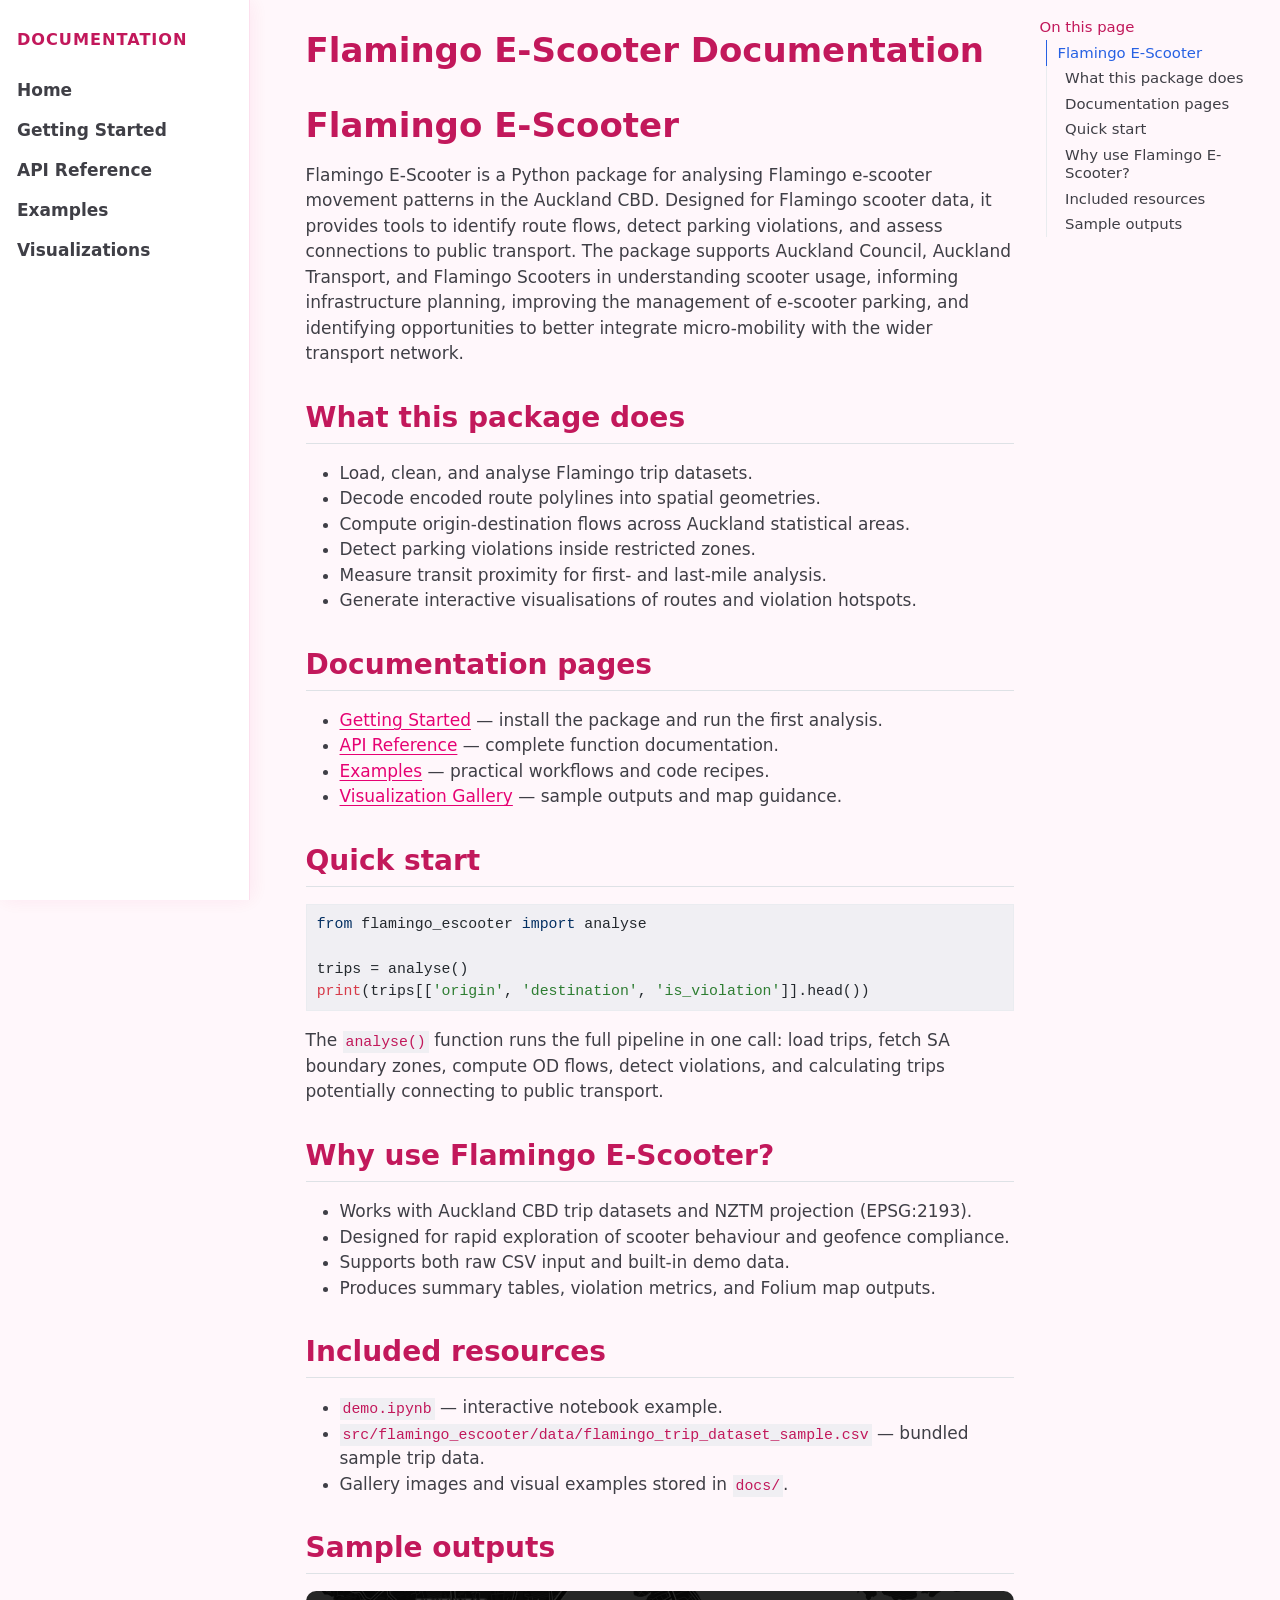
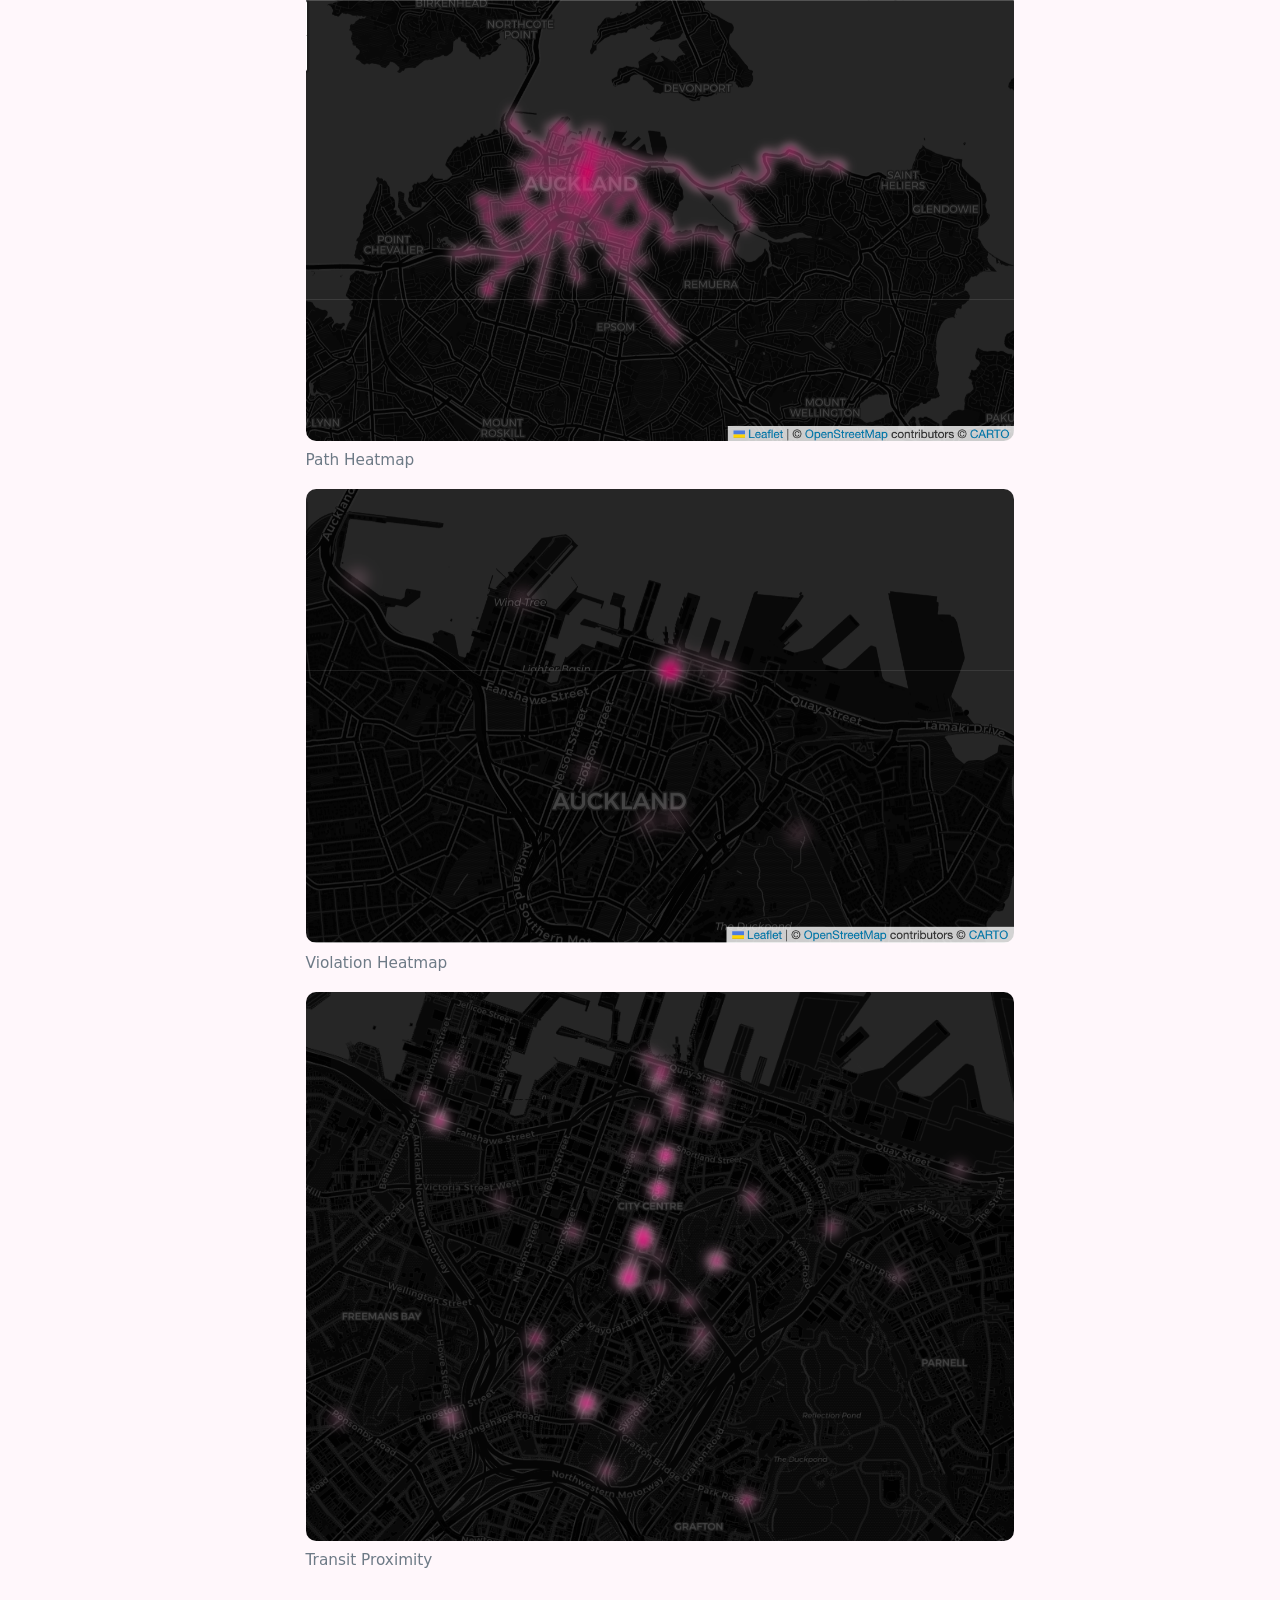
<file: docs/index.html>
<!DOCTYPE html>
<html xmlns="http://www.w3.org/1999/xhtml" lang="en" xml:lang="en"><head>

<meta charset="utf-8">
<meta name="generator" content="quarto-1.9.28">

<meta name="viewport" content="width=device-width, initial-scale=1.0, user-scalable=yes">


<title>Flamingo E-Scooter Documentation – Flamingo E-Scooter</title>
<style>
/* Default styles provided by pandoc.
** See https://pandoc.org/MANUAL.html#variables-for-html for config info.
*/
code{white-space: pre-wrap;}
span.smallcaps{font-variant: small-caps;}
div.columns{display: flex; gap: min(4vw, 1.5em);}
div.column{flex: auto; overflow-x: auto;}
div.hanging-indent{margin-left: 1.5em; text-indent: -1.5em;}
ul.task-list{list-style: none;}
ul.task-list li input[type="checkbox"] {
  width: 0.8em;
  margin: 0 0.8em 0.2em -1em; /* quarto-specific, see https://github.com/quarto-dev/quarto-cli/issues/4556 */ 
  vertical-align: middle;
}
/* CSS for syntax highlighting */
html { -webkit-text-size-adjust: 100%; }
pre > code.sourceCode { white-space: pre; position: relative; }
pre > code.sourceCode > span { display: inline-block; line-height: 1.25; }
pre > code.sourceCode > span:empty { height: 1.2em; }
.sourceCode { overflow: visible; }
code.sourceCode > span { color: inherit; text-decoration: inherit; }
div.sourceCode { margin: 1em 0; }
pre.sourceCode { margin: 0; }
@media screen {
div.sourceCode { overflow: auto; }
}
@media print {
pre > code.sourceCode { white-space: pre-wrap; }
pre > code.sourceCode > span { text-indent: -5em; padding-left: 5em; }
}
pre.numberSource code
  { counter-reset: source-line 0; }
pre.numberSource code > span
  { position: relative; left: -4em; counter-increment: source-line; }
pre.numberSource code > span > a:first-child::before
  { content: counter(source-line);
    position: relative; left: -1em; text-align: right; vertical-align: baseline;
    border: none; display: inline-block;
    -webkit-touch-callout: none; -webkit-user-select: none;
    -khtml-user-select: none; -moz-user-select: none;
    -ms-user-select: none; user-select: none;
    padding: 0 4px; width: 4em;
  }
pre.numberSource { margin-left: 3em;  padding-left: 4px; }
div.sourceCode
  {   }
@media screen {
pre > code.sourceCode > span > a:first-child::before { text-decoration: underline; }
}
</style>


<script src="site_libs/quarto-nav/quarto-nav.js"></script>
<script src="site_libs/clipboard/clipboard.min.js"></script>
<script src="site_libs/quarto-search/autocomplete.umd.js"></script>
<script src="site_libs/quarto-search/fuse.min.js"></script>
<script src="site_libs/quarto-search/quarto-search.js"></script>
<meta name="quarto:offset" content="./">
<script src="site_libs/quarto-html/quarto.js" type="module"></script>
<script src="site_libs/quarto-html/tabsets/tabsets.js" type="module"></script>
<script src="site_libs/quarto-html/popper.min.js"></script>
<script src="site_libs/quarto-html/tippy.umd.min.js"></script>
<script src="site_libs/quarto-html/anchor.min.js"></script>
<link href="site_libs/quarto-html/tippy.css" rel="stylesheet">
<link href="site_libs/quarto-html/quarto-syntax-highlighting-1d541e707deb911ee702dcbe28eecf08.css" rel="stylesheet" id="quarto-text-highlighting-styles">
<script src="site_libs/bootstrap/bootstrap.min.js"></script>
<link href="site_libs/bootstrap/bootstrap-icons.css" rel="stylesheet">
<link href="site_libs/bootstrap/bootstrap-09bcd2438ddda8166a810b4ec224e0a2.min.css" rel="stylesheet" append-hash="true" id="quarto-bootstrap" data-mode="light">
<script id="quarto-search-options" type="application/json">{
  "location": "sidebar",
  "copy-button": false,
  "collapse-after": 3,
  "panel-placement": "start",
  "type": "textbox",
  "limit": 50,
  "keyboard-shortcut": [
    "f",
    "/",
    "s"
  ],
  "show-item-context": false,
  "language": {
    "search-no-results-text": "No results",
    "search-matching-documents-text": "matching documents",
    "search-copy-link-title": "Copy link to search",
    "search-hide-matches-text": "Hide additional matches",
    "search-more-match-text": "more match in this document",
    "search-more-matches-text": "more matches in this document",
    "search-clear-button-title": "Clear",
    "search-text-placeholder": "",
    "search-detached-cancel-button-title": "Cancel",
    "search-submit-button-title": "Submit",
    "search-label": "Search"
  }
}</script>


<link rel="stylesheet" href="styles.css">
</head>

<body class="quarto-light">

<div id="quarto-search-results"></div>
<!-- content -->
<div id="quarto-content" class="quarto-container page-columns page-rows-contents page-layout-full">
<!-- sidebar -->
<!-- margin-sidebar -->
    <div id="quarto-margin-sidebar" class="sidebar margin-sidebar">
        <nav id="TOC" role="doc-toc" class="toc-active">
    <h2 id="toc-title">On this page</h2>
   
  <ul class="collapse">
  <li><a href="#flamingo-e-scooter" id="toc-flamingo-e-scooter" class="nav-link active" data-scroll-target="#flamingo-e-scooter">Flamingo E-Scooter</a>
  <ul class="collapse">
  <li><a href="#what-this-package-does" id="toc-what-this-package-does" class="nav-link" data-scroll-target="#what-this-package-does">What this package does</a></li>
  <li><a href="#documentation-pages" id="toc-documentation-pages" class="nav-link" data-scroll-target="#documentation-pages">Documentation pages</a></li>
  <li><a href="#quick-start" id="toc-quick-start" class="nav-link" data-scroll-target="#quick-start">Quick start</a></li>
  <li><a href="#why-use-flamingo-e-scooter" id="toc-why-use-flamingo-e-scooter" class="nav-link" data-scroll-target="#why-use-flamingo-e-scooter">Why use Flamingo E-Scooter?</a></li>
  <li><a href="#included-resources" id="toc-included-resources" class="nav-link" data-scroll-target="#included-resources">Included resources</a></li>
  <li><a href="#sample-outputs" id="toc-sample-outputs" class="nav-link" data-scroll-target="#sample-outputs">Sample outputs</a></li>
  </ul></li>
  </ul>
</nav>
    </div>
<!-- main -->
<main class="content column-page-left" id="quarto-document-content">
<div id="site-sidebar" class="site-sidebar">
  <div class="sidebar-inner">
    <div class="sidebar-title">Documentation</div>
    <nav aria-label="Site navigation">
      <ul>
        <li><a href="index.html">Home</a></li>
        <li><a href="getting-started.html">Getting Started</a></li>
        <li><a href="api-reference.html">API Reference</a></li>
        <li><a href="examples.html">Examples</a></li>
        <li><a href="visualizations.html">Visualizations</a></li>
      </ul>
    </nav>
  </div>
</div>

<header id="title-block-header" class="quarto-title-block default">
<div class="quarto-title">
<h1 class="title">Flamingo E-Scooter Documentation</h1>
</div>



<div class="quarto-title-meta column-page-left">

    
  
    
  </div>
  


</header>


<section id="flamingo-e-scooter" class="level1">
<h1>Flamingo E-Scooter</h1>
<p>Flamingo E-Scooter is a Python package for analysing Flamingo e-scooter movement patterns in the Auckland CBD. Designed for Flamingo scooter data, it provides tools to identify route flows, detect parking violations, and assess connections to public transport. The package supports Auckland Council, Auckland Transport, and Flamingo Scooters in understanding scooter usage, informing infrastructure planning, improving the management of e-scooter parking, and identifying opportunities to better integrate micro-mobility with the wider transport network.</p>
<section id="what-this-package-does" class="level2">
<h2 class="anchored" data-anchor-id="what-this-package-does">What this package does</h2>
<ul>
<li>Load, clean, and analyse Flamingo trip datasets.</li>
<li>Decode encoded route polylines into spatial geometries.</li>
<li>Compute origin-destination flows across Auckland statistical areas.</li>
<li>Detect parking violations inside restricted zones.</li>
<li>Measure transit proximity for first- and last-mile analysis.</li>
<li>Generate interactive visualisations of routes and violation hotspots.</li>
</ul>
</section>
<section id="documentation-pages" class="level2">
<h2 class="anchored" data-anchor-id="documentation-pages">Documentation pages</h2>
<ul>
<li><a href="./getting-started.html">Getting Started</a> — install the package and run the first analysis.</li>
<li><a href="./api-reference.html">API Reference</a> — complete function documentation.</li>
<li><a href="./examples.html">Examples</a> — practical workflows and code recipes.</li>
<li><a href="./visualizations.html">Visualization Gallery</a> — sample outputs and map guidance.</li>
</ul>
</section>
<section id="quick-start" class="level2">
<h2 class="anchored" data-anchor-id="quick-start">Quick start</h2>
<div class="code-copy-outer-scaffold"><div class="sourceCode" id="cb1"><pre class="sourceCode python code-with-copy"><code class="sourceCode python"><span id="cb1-1"><a href="#cb1-1" aria-hidden="true" tabindex="-1"></a><span class="im">from</span> flamingo_escooter <span class="im">import</span> analyse</span>
<span id="cb1-2"><a href="#cb1-2" aria-hidden="true" tabindex="-1"></a></span>
<span id="cb1-3"><a href="#cb1-3" aria-hidden="true" tabindex="-1"></a>trips <span class="op">=</span> analyse()</span>
<span id="cb1-4"><a href="#cb1-4" aria-hidden="true" tabindex="-1"></a><span class="bu">print</span>(trips[[<span class="st">'origin'</span>, <span class="st">'destination'</span>, <span class="st">'is_violation'</span>]].head())</span></code></pre></div><button title="Copy to Clipboard" class="code-copy-button"><i class="bi"></i></button></div>
<p>The <code>analyse()</code> function runs the full pipeline in one call: load trips, fetch SA boundary zones, compute OD flows, detect violations, and calculating trips potentially connecting to public transport.</p>
</section>
<section id="why-use-flamingo-e-scooter" class="level2">
<h2 class="anchored" data-anchor-id="why-use-flamingo-e-scooter">Why use Flamingo E-Scooter?</h2>
<ul>
<li>Works with Auckland CBD trip datasets and NZTM projection (EPSG:2193).</li>
<li>Designed for rapid exploration of scooter behaviour and geofence compliance.</li>
<li>Supports both raw CSV input and built-in demo data.</li>
<li>Produces summary tables, violation metrics, and Folium map outputs.</li>
</ul>
</section>
<section id="included-resources" class="level2">
<h2 class="anchored" data-anchor-id="included-resources">Included resources</h2>
<ul>
<li><code>demo.ipynb</code> — interactive notebook example.</li>
<li><code>src/flamingo_escooter/data/flamingo_trip_dataset_sample.csv</code> — bundled sample trip data.</li>
<li>Gallery images and visual examples stored in <code>docs/</code>.</li>
</ul>
</section>
<section id="sample-outputs" class="level2">
<h2 class="anchored" data-anchor-id="sample-outputs">Sample outputs</h2>
<div class="quarto-figure quarto-figure-center">
<figure class="figure">
<p><img src="path_heatmap.png" class="img-fluid figure-img"></p>
<figcaption>Path Heatmap</figcaption>
</figure>
</div>
<div class="quarto-figure quarto-figure-center">
<figure class="figure">
<p><img src="violation_heatmap.png" class="img-fluid figure-img"></p>
<figcaption>Violation Heatmap</figcaption>
</figure>
</div>
<div class="quarto-figure quarto-figure-center">
<figure class="figure">
<p><img src="transit_heatmap.png" class="img-fluid figure-img"></p>
<figcaption>Transit Proximity</figcaption>
</figure>
</div>


</section>
</section>

</main> <!-- /main -->
<script id="quarto-html-after-body" type="application/javascript">
  window.document.addEventListener("DOMContentLoaded", function (event) {
    const icon = "";
    const anchorJS = new window.AnchorJS();
    anchorJS.options = {
      placement: 'right',
      icon: icon
    };
    anchorJS.add('.anchored');
    const isCodeAnnotation = (el) => {
      for (const clz of el.classList) {
        if (clz.startsWith('code-annotation-')) {                     
          return true;
        }
      }
      return false;
    }
    const onCopySuccess = function(e) {
      // button target
      const button = e.trigger;
      // don't keep focus
      button.blur();
      // flash "checked"
      button.classList.add('code-copy-button-checked');
      var currentTitle = button.getAttribute("title");
      button.setAttribute("title", "Copied!");
      let tooltip;
      if (window.bootstrap) {
        button.setAttribute("data-bs-toggle", "tooltip");
        button.setAttribute("data-bs-placement", "left");
        button.setAttribute("data-bs-title", "Copied!");
        tooltip = new bootstrap.Tooltip(button, 
          { trigger: "manual", 
            customClass: "code-copy-button-tooltip",
            offset: [0, -8]});
        tooltip.show();    
      }
      setTimeout(function() {
        if (tooltip) {
          tooltip.hide();
          button.removeAttribute("data-bs-title");
          button.removeAttribute("data-bs-toggle");
          button.removeAttribute("data-bs-placement");
        }
        button.setAttribute("title", currentTitle);
        button.classList.remove('code-copy-button-checked');
      }, 1000);
      // clear code selection
      e.clearSelection();
    }
    const getTextToCopy = function(trigger) {
      const outerScaffold = trigger.parentElement.cloneNode(true);
      const codeEl = outerScaffold.querySelector('code');
      for (const childEl of codeEl.children) {
        if (isCodeAnnotation(childEl)) {
          childEl.remove();
        }
      }
      return codeEl.innerText;
    }
    const clipboard = new window.ClipboardJS('.code-copy-button:not([data-in-quarto-modal])', {
      text: getTextToCopy
    });
    clipboard.on('success', onCopySuccess);
    if (window.document.getElementById('quarto-embedded-source-code-modal')) {
      const clipboardModal = new window.ClipboardJS('.code-copy-button[data-in-quarto-modal]', {
        text: getTextToCopy,
        container: window.document.getElementById('quarto-embedded-source-code-modal')
      });
      clipboardModal.on('success', onCopySuccess);
    }
      var localhostRegex = new RegExp(/^(?:http|https):\/\/localhost\:?[0-9]*\//);
      var mailtoRegex = new RegExp(/^mailto:/);
        var filterRegex = new RegExp('/' + window.location.host + '/');
      var isInternal = (href) => {
          return filterRegex.test(href) || localhostRegex.test(href) || mailtoRegex.test(href);
      }
      // Inspect non-navigation links and adorn them if external
     var links = window.document.querySelectorAll('a[href]:not(.nav-link):not(.navbar-brand):not(.toc-action):not(.sidebar-link):not(.sidebar-item-toggle):not(.pagination-link):not(.no-external):not([aria-hidden]):not(.dropdown-item):not(.quarto-navigation-tool):not(.about-link)');
      for (var i=0; i<links.length; i++) {
        const link = links[i];
        if (!isInternal(link.href)) {
          // undo the damage that might have been done by quarto-nav.js in the case of
          // links that we want to consider external
          if (link.dataset.originalHref !== undefined) {
            link.href = link.dataset.originalHref;
          }
        }
      }
    function tippyHover(el, contentFn, onTriggerFn, onUntriggerFn) {
      const config = {
        allowHTML: true,
        maxWidth: 500,
        delay: 100,
        arrow: false,
        appendTo: function(el) {
            return el.parentElement;
        },
        interactive: true,
        interactiveBorder: 10,
        theme: 'quarto',
        placement: 'bottom-start',
      };
      if (contentFn) {
        config.content = contentFn;
      }
      if (onTriggerFn) {
        config.onTrigger = onTriggerFn;
      }
      if (onUntriggerFn) {
        config.onUntrigger = onUntriggerFn;
      }
      window.tippy(el, config); 
    }
    const noterefs = window.document.querySelectorAll('a[role="doc-noteref"]');
    for (var i=0; i<noterefs.length; i++) {
      const ref = noterefs[i];
      tippyHover(ref, function() {
        // use id or data attribute instead here
        let href = ref.getAttribute('data-footnote-href') || ref.getAttribute('href');
        try { href = new URL(href).hash; } catch {}
        const id = href.replace(/^#\/?/, "");
        const note = window.document.getElementById(id);
        if (note) {
          return note.innerHTML;
        } else {
          return "";
        }
      });
    }
    const xrefs = window.document.querySelectorAll('a.quarto-xref');
    const processXRef = (id, note) => {
      // Strip column container classes
      const stripColumnClz = (el) => {
        el.classList.remove("page-full", "page-columns");
        if (el.children) {
          for (const child of el.children) {
            stripColumnClz(child);
          }
        }
      }
      stripColumnClz(note)
      if (id === null || id.startsWith('sec-')) {
        // Special case sections, only their first couple elements
        const container = document.createElement("div");
        if (note.children && note.children.length > 2) {
          container.appendChild(note.children[0].cloneNode(true));
          for (let i = 1; i < note.children.length; i++) {
            const child = note.children[i];
            if (child.tagName === "P" && child.innerText === "") {
              continue;
            } else {
              container.appendChild(child.cloneNode(true));
              break;
            }
          }
          if (window.Quarto?.typesetMath) {
            window.Quarto.typesetMath(container);
          }
          return container.innerHTML
        } else {
          if (window.Quarto?.typesetMath) {
            window.Quarto.typesetMath(note);
          }
          return note.innerHTML;
        }
      } else {
        // Remove any anchor links if they are present
        const anchorLink = note.querySelector('a.anchorjs-link');
        if (anchorLink) {
          anchorLink.remove();
        }
        if (window.Quarto?.typesetMath) {
          window.Quarto.typesetMath(note);
        }
        if (note.classList.contains("callout")) {
          return note.outerHTML;
        } else {
          return note.innerHTML;
        }
      }
    }
    for (var i=0; i<xrefs.length; i++) {
      const xref = xrefs[i];
      tippyHover(xref, undefined, function(instance) {
        instance.disable();
        let url = xref.getAttribute('href');
        let hash = undefined; 
        if (url.startsWith('#')) {
          hash = url;
        } else {
          try { hash = new URL(url).hash; } catch {}
        }
        if (hash) {
          const id = hash.replace(/^#\/?/, "");
          const note = window.document.getElementById(id);
          if (note !== null) {
            try {
              const html = processXRef(id, note.cloneNode(true));
              instance.setContent(html);
            } finally {
              instance.enable();
              instance.show();
            }
          } else {
            // See if we can fetch this
            fetch(url.split('#')[0])
            .then(res => res.text())
            .then(html => {
              const parser = new DOMParser();
              const htmlDoc = parser.parseFromString(html, "text/html");
              const note = htmlDoc.getElementById(id);
              if (note !== null) {
                const html = processXRef(id, note);
                instance.setContent(html);
              } 
            }).finally(() => {
              instance.enable();
              instance.show();
            });
          }
        } else {
          // See if we can fetch a full url (with no hash to target)
          // This is a special case and we should probably do some content thinning / targeting
          fetch(url)
          .then(res => res.text())
          .then(html => {
            const parser = new DOMParser();
            const htmlDoc = parser.parseFromString(html, "text/html");
            const note = htmlDoc.querySelector('main.content');
            if (note !== null) {
              // This should only happen for chapter cross references
              // (since there is no id in the URL)
              // remove the first header
              if (note.children.length > 0 && note.children[0].tagName === "HEADER") {
                note.children[0].remove();
              }
              const html = processXRef(null, note);
              instance.setContent(html);
            } 
          }).finally(() => {
            instance.enable();
            instance.show();
          });
        }
      }, function(instance) {
      });
    }
        let selectedAnnoteEl;
        const selectorForAnnotation = ( cell, annotation) => {
          let cellAttr = 'data-code-cell="' + cell + '"';
          let lineAttr = 'data-code-annotation="' +  annotation + '"';
          const selector = 'span[' + cellAttr + '][' + lineAttr + ']';
          return selector;
        }
        const selectCodeLines = (annoteEl) => {
          const doc = window.document;
          const targetCell = annoteEl.getAttribute("data-target-cell");
          const targetAnnotation = annoteEl.getAttribute("data-target-annotation");
          const annoteSpan = window.document.querySelector(selectorForAnnotation(targetCell, targetAnnotation));
          const lines = annoteSpan.getAttribute("data-code-lines").split(",");
          const lineIds = lines.map((line) => {
            return targetCell + "-" + line;
          })
          let top = null;
          let height = null;
          let parent = null;
          if (lineIds.length > 0) {
              //compute the position of the single el (top and bottom and make a div)
              const el = window.document.getElementById(lineIds[0]);
              top = el.offsetTop;
              height = el.offsetHeight;
              parent = el.parentElement.parentElement;
            if (lineIds.length > 1) {
              const lastEl = window.document.getElementById(lineIds[lineIds.length - 1]);
              const bottom = lastEl.offsetTop + lastEl.offsetHeight;
              height = bottom - top;
            }
            if (top !== null && height !== null && parent !== null) {
              // cook up a div (if necessary) and position it 
              let div = window.document.getElementById("code-annotation-line-highlight");
              if (div === null) {
                div = window.document.createElement("div");
                div.setAttribute("id", "code-annotation-line-highlight");
                div.style.position = 'absolute';
                parent.appendChild(div);
              }
              div.style.top = top - 2 + "px";
              div.style.height = height + 4 + "px";
              div.style.left = 0;
              let gutterDiv = window.document.getElementById("code-annotation-line-highlight-gutter");
              if (gutterDiv === null) {
                gutterDiv = window.document.createElement("div");
                gutterDiv.setAttribute("id", "code-annotation-line-highlight-gutter");
                gutterDiv.style.position = 'absolute';
                const codeCell = window.document.getElementById(targetCell);
                const gutter = codeCell.querySelector('.code-annotation-gutter');
                gutter.appendChild(gutterDiv);
              }
              gutterDiv.style.top = top - 2 + "px";
              gutterDiv.style.height = height + 4 + "px";
            }
            selectedAnnoteEl = annoteEl;
          }
        };
        const unselectCodeLines = () => {
          const elementsIds = ["code-annotation-line-highlight", "code-annotation-line-highlight-gutter"];
          elementsIds.forEach((elId) => {
            const div = window.document.getElementById(elId);
            if (div) {
              div.remove();
            }
          });
          selectedAnnoteEl = undefined;
        };
          // Handle positioning of the toggle
      window.addEventListener(
        "resize",
        throttle(() => {
          elRect = undefined;
          if (selectedAnnoteEl) {
            selectCodeLines(selectedAnnoteEl);
          }
        }, 10)
      );
      function throttle(fn, ms) {
      let throttle = false;
      let timer;
        return (...args) => {
          if(!throttle) { // first call gets through
              fn.apply(this, args);
              throttle = true;
          } else { // all the others get throttled
              if(timer) clearTimeout(timer); // cancel #2
              timer = setTimeout(() => {
                fn.apply(this, args);
                timer = throttle = false;
              }, ms);
          }
        };
      }
        // Attach click handler to the DT
        const annoteDls = window.document.querySelectorAll('dt[data-target-cell]');
        for (const annoteDlNode of annoteDls) {
          annoteDlNode.addEventListener('click', (event) => {
            const clickedEl = event.target;
            if (clickedEl !== selectedAnnoteEl) {
              unselectCodeLines();
              const activeEl = window.document.querySelector('dt[data-target-cell].code-annotation-active');
              if (activeEl) {
                activeEl.classList.remove('code-annotation-active');
              }
              selectCodeLines(clickedEl);
              clickedEl.classList.add('code-annotation-active');
            } else {
              // Unselect the line
              unselectCodeLines();
              clickedEl.classList.remove('code-annotation-active');
            }
          });
        }
    const findCites = (el) => {
      const parentEl = el.parentElement;
      if (parentEl) {
        const cites = parentEl.dataset.cites;
        if (cites) {
          return {
            el,
            cites: cites.split(' ')
          };
        } else {
          return findCites(el.parentElement)
        }
      } else {
        return undefined;
      }
    };
    var bibliorefs = window.document.querySelectorAll('a[role="doc-biblioref"]');
    for (var i=0; i<bibliorefs.length; i++) {
      const ref = bibliorefs[i];
      const citeInfo = findCites(ref);
      if (citeInfo) {
        tippyHover(citeInfo.el, function() {
          var popup = window.document.createElement('div');
          citeInfo.cites.forEach(function(cite) {
            var citeDiv = window.document.createElement('div');
            citeDiv.classList.add('hanging-indent');
            citeDiv.classList.add('csl-entry');
            var biblioDiv = window.document.getElementById('ref-' + cite);
            if (biblioDiv) {
              citeDiv.innerHTML = biblioDiv.innerHTML;
            }
            popup.appendChild(citeDiv);
          });
          return popup.innerHTML;
        });
      }
    }
  });
  </script>
</div> <!-- /content -->




</body></html>
</file>
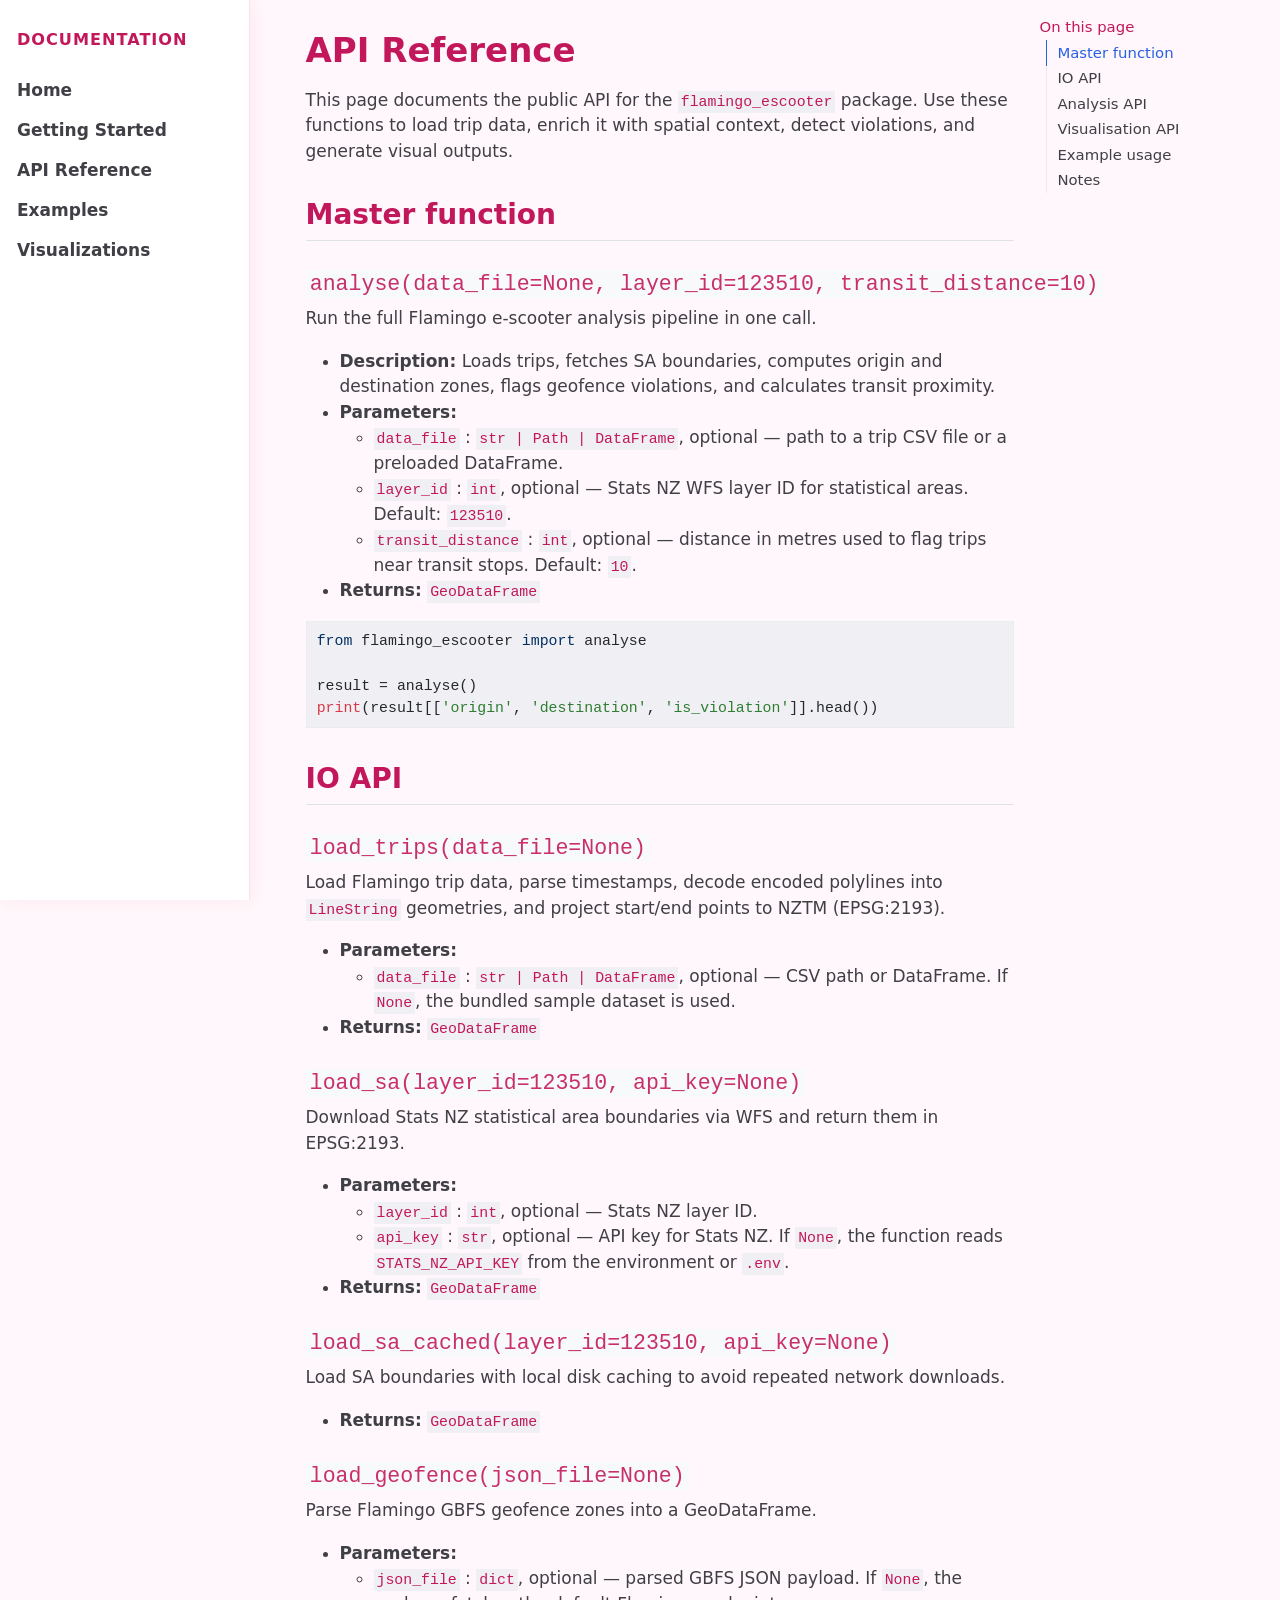
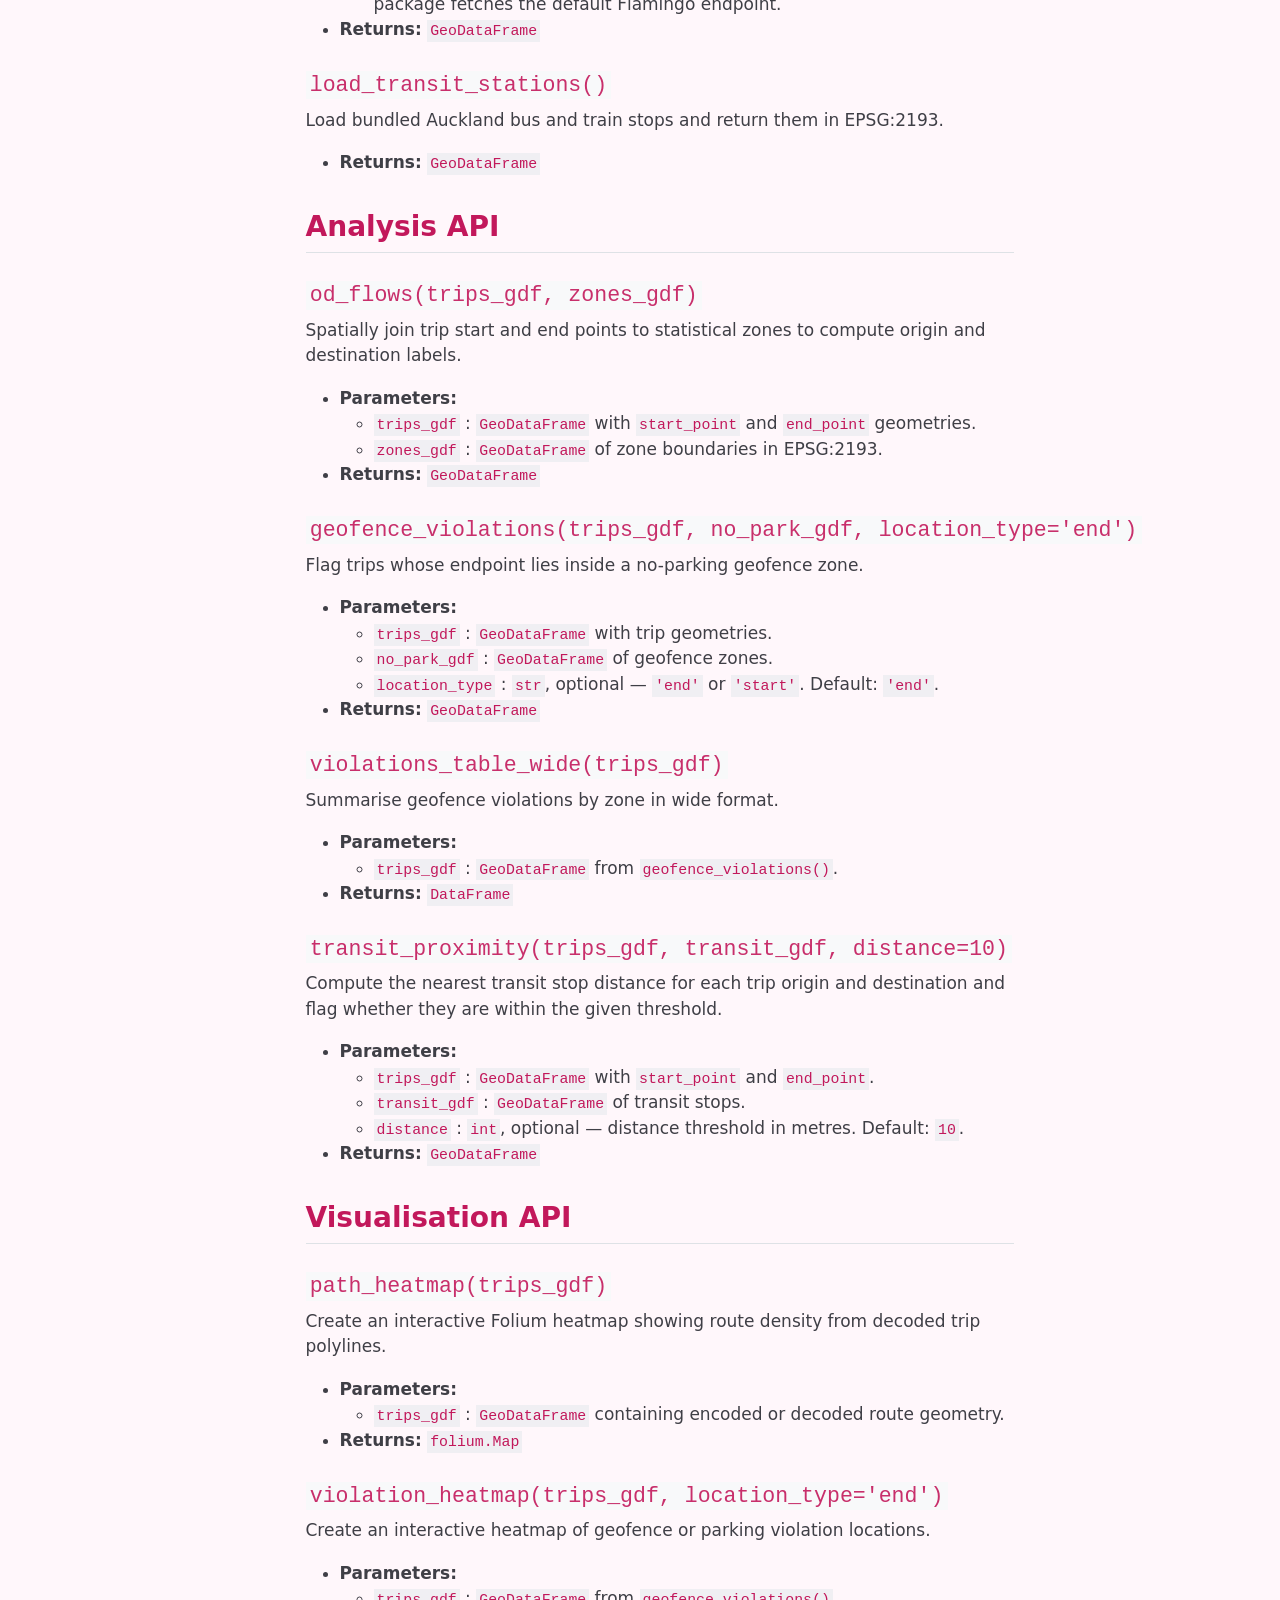
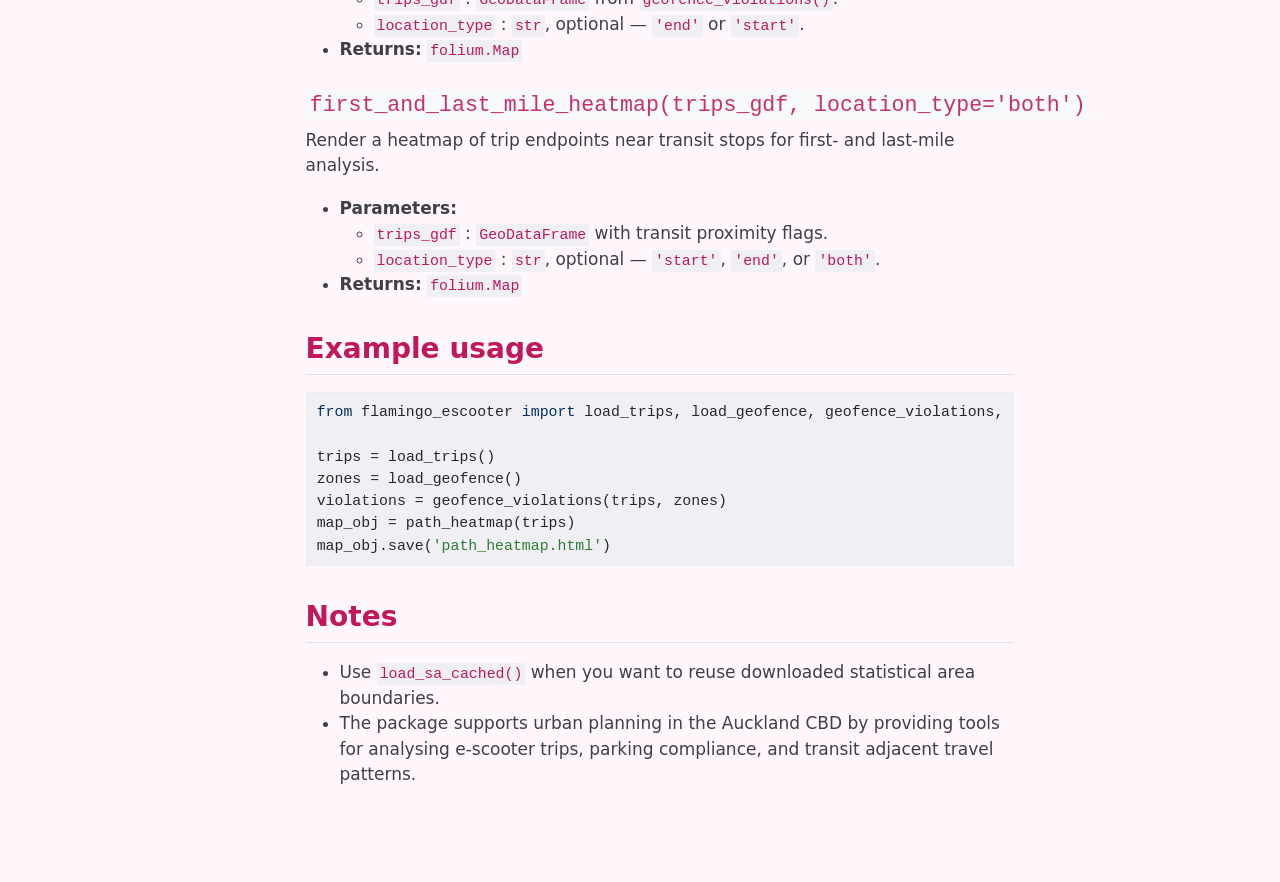
<file: docs/api-reference.html>
<!DOCTYPE html>
<html xmlns="http://www.w3.org/1999/xhtml" lang="en" xml:lang="en"><head>

<meta charset="utf-8">
<meta name="generator" content="quarto-1.9.28">

<meta name="viewport" content="width=device-width, initial-scale=1.0, user-scalable=yes">


<title>API Reference – Flamingo E-Scooter</title>
<style>
/* Default styles provided by pandoc.
** See https://pandoc.org/MANUAL.html#variables-for-html for config info.
*/
code{white-space: pre-wrap;}
span.smallcaps{font-variant: small-caps;}
div.columns{display: flex; gap: min(4vw, 1.5em);}
div.column{flex: auto; overflow-x: auto;}
div.hanging-indent{margin-left: 1.5em; text-indent: -1.5em;}
ul.task-list{list-style: none;}
ul.task-list li input[type="checkbox"] {
  width: 0.8em;
  margin: 0 0.8em 0.2em -1em; /* quarto-specific, see https://github.com/quarto-dev/quarto-cli/issues/4556 */ 
  vertical-align: middle;
}
/* CSS for syntax highlighting */
html { -webkit-text-size-adjust: 100%; }
pre > code.sourceCode { white-space: pre; position: relative; }
pre > code.sourceCode > span { display: inline-block; line-height: 1.25; }
pre > code.sourceCode > span:empty { height: 1.2em; }
.sourceCode { overflow: visible; }
code.sourceCode > span { color: inherit; text-decoration: inherit; }
div.sourceCode { margin: 1em 0; }
pre.sourceCode { margin: 0; }
@media screen {
div.sourceCode { overflow: auto; }
}
@media print {
pre > code.sourceCode { white-space: pre-wrap; }
pre > code.sourceCode > span { text-indent: -5em; padding-left: 5em; }
}
pre.numberSource code
  { counter-reset: source-line 0; }
pre.numberSource code > span
  { position: relative; left: -4em; counter-increment: source-line; }
pre.numberSource code > span > a:first-child::before
  { content: counter(source-line);
    position: relative; left: -1em; text-align: right; vertical-align: baseline;
    border: none; display: inline-block;
    -webkit-touch-callout: none; -webkit-user-select: none;
    -khtml-user-select: none; -moz-user-select: none;
    -ms-user-select: none; user-select: none;
    padding: 0 4px; width: 4em;
  }
pre.numberSource { margin-left: 3em;  padding-left: 4px; }
div.sourceCode
  {   }
@media screen {
pre > code.sourceCode > span > a:first-child::before { text-decoration: underline; }
}
</style>


<script src="site_libs/quarto-nav/quarto-nav.js"></script>
<script src="site_libs/clipboard/clipboard.min.js"></script>
<script src="site_libs/quarto-search/autocomplete.umd.js"></script>
<script src="site_libs/quarto-search/fuse.min.js"></script>
<script src="site_libs/quarto-search/quarto-search.js"></script>
<meta name="quarto:offset" content="./">
<script src="site_libs/quarto-html/quarto.js" type="module"></script>
<script src="site_libs/quarto-html/tabsets/tabsets.js" type="module"></script>
<script src="site_libs/quarto-html/popper.min.js"></script>
<script src="site_libs/quarto-html/tippy.umd.min.js"></script>
<script src="site_libs/quarto-html/anchor.min.js"></script>
<link href="site_libs/quarto-html/tippy.css" rel="stylesheet">
<link href="site_libs/quarto-html/quarto-syntax-highlighting-1d541e707deb911ee702dcbe28eecf08.css" rel="stylesheet" id="quarto-text-highlighting-styles">
<script src="site_libs/bootstrap/bootstrap.min.js"></script>
<link href="site_libs/bootstrap/bootstrap-icons.css" rel="stylesheet">
<link href="site_libs/bootstrap/bootstrap-09bcd2438ddda8166a810b4ec224e0a2.min.css" rel="stylesheet" append-hash="true" id="quarto-bootstrap" data-mode="light">
<script id="quarto-search-options" type="application/json">{
  "location": "sidebar",
  "copy-button": false,
  "collapse-after": 3,
  "panel-placement": "start",
  "type": "textbox",
  "limit": 50,
  "keyboard-shortcut": [
    "f",
    "/",
    "s"
  ],
  "show-item-context": false,
  "language": {
    "search-no-results-text": "No results",
    "search-matching-documents-text": "matching documents",
    "search-copy-link-title": "Copy link to search",
    "search-hide-matches-text": "Hide additional matches",
    "search-more-match-text": "more match in this document",
    "search-more-matches-text": "more matches in this document",
    "search-clear-button-title": "Clear",
    "search-text-placeholder": "",
    "search-detached-cancel-button-title": "Cancel",
    "search-submit-button-title": "Submit",
    "search-label": "Search"
  }
}</script>


<link rel="stylesheet" href="styles.css">
</head>

<body class="quarto-light">

<div id="quarto-search-results"></div>
<!-- content -->
<div id="quarto-content" class="quarto-container page-columns page-rows-contents page-layout-full">
<!-- sidebar -->
<!-- margin-sidebar -->
    <div id="quarto-margin-sidebar" class="sidebar margin-sidebar">
        <nav id="TOC" role="doc-toc" class="toc-active">
    <h2 id="toc-title">On this page</h2>
   
  <ul class="collapse">
  <li><a href="#master-function" id="toc-master-function" class="nav-link active" data-scroll-target="#master-function">Master function</a></li>
  <li><a href="#io-api" id="toc-io-api" class="nav-link" data-scroll-target="#io-api">IO API</a></li>
  <li><a href="#analysis-api" id="toc-analysis-api" class="nav-link" data-scroll-target="#analysis-api">Analysis API</a></li>
  <li><a href="#visualisation-api" id="toc-visualisation-api" class="nav-link" data-scroll-target="#visualisation-api">Visualisation API</a></li>
  <li><a href="#example-usage" id="toc-example-usage" class="nav-link" data-scroll-target="#example-usage">Example usage</a></li>
  <li><a href="#notes" id="toc-notes" class="nav-link" data-scroll-target="#notes">Notes</a></li>
  </ul>
</nav>
    </div>
<!-- main -->
<main class="content column-page-left" id="quarto-document-content">
<div id="site-sidebar" class="site-sidebar">
  <div class="sidebar-inner">
    <div class="sidebar-title">Documentation</div>
    <nav aria-label="Site navigation">
      <ul>
        <li><a href="index.html">Home</a></li>
        <li><a href="getting-started.html">Getting Started</a></li>
        <li><a href="api-reference.html">API Reference</a></li>
        <li><a href="examples.html">Examples</a></li>
        <li><a href="visualizations.html">Visualizations</a></li>
      </ul>
    </nav>
  </div>
</div>

<header id="title-block-header" class="quarto-title-block default">
<div class="quarto-title">
<h1 class="title">API Reference</h1>
</div>



<div class="quarto-title-meta column-page-left">

    
  
    
  </div>
  


</header>


<p>This page documents the public API for the <code>flamingo_escooter</code> package. Use these functions to load trip data, enrich it with spatial context, detect violations, and generate visual outputs.</p>
<section id="master-function" class="level2">
<h2 class="anchored" data-anchor-id="master-function">Master function</h2>
<section id="analysedata_filenone-layer_id123510-transit_distance10" class="level3">
<h3 class="anchored" data-anchor-id="analysedata_filenone-layer_id123510-transit_distance10"><code>analyse(data_file=None, layer_id=123510, transit_distance=10)</code></h3>
<p>Run the full Flamingo e-scooter analysis pipeline in one call.</p>
<ul>
<li><strong>Description:</strong> Loads trips, fetches SA boundaries, computes origin and destination zones, flags geofence violations, and calculates transit proximity.</li>
<li><strong>Parameters:</strong>
<ul>
<li><code>data_file</code> : <code>str | Path | DataFrame</code>, optional — path to a trip CSV file or a preloaded DataFrame.</li>
<li><code>layer_id</code> : <code>int</code>, optional — Stats NZ WFS layer ID for statistical areas. Default: <code>123510</code>.</li>
<li><code>transit_distance</code> : <code>int</code>, optional — distance in metres used to flag trips near transit stops. Default: <code>10</code>.</li>
</ul></li>
<li><strong>Returns:</strong> <code>GeoDataFrame</code></li>
</ul>
<div class="code-copy-outer-scaffold"><div class="sourceCode" id="cb1"><pre class="sourceCode python code-with-copy"><code class="sourceCode python"><span id="cb1-1"><a href="#cb1-1" aria-hidden="true" tabindex="-1"></a><span class="im">from</span> flamingo_escooter <span class="im">import</span> analyse</span>
<span id="cb1-2"><a href="#cb1-2" aria-hidden="true" tabindex="-1"></a></span>
<span id="cb1-3"><a href="#cb1-3" aria-hidden="true" tabindex="-1"></a>result <span class="op">=</span> analyse()</span>
<span id="cb1-4"><a href="#cb1-4" aria-hidden="true" tabindex="-1"></a><span class="bu">print</span>(result[[<span class="st">'origin'</span>, <span class="st">'destination'</span>, <span class="st">'is_violation'</span>]].head())</span></code></pre></div><button title="Copy to Clipboard" class="code-copy-button"><i class="bi"></i></button></div>
</section>
</section>
<section id="io-api" class="level2">
<h2 class="anchored" data-anchor-id="io-api">IO API</h2>
<section id="load_tripsdata_filenone" class="level3">
<h3 class="anchored" data-anchor-id="load_tripsdata_filenone"><code>load_trips(data_file=None)</code></h3>
<p>Load Flamingo trip data, parse timestamps, decode encoded polylines into <code>LineString</code> geometries, and project start/end points to NZTM (EPSG:2193).</p>
<ul>
<li><strong>Parameters:</strong>
<ul>
<li><code>data_file</code> : <code>str | Path | DataFrame</code>, optional — CSV path or DataFrame. If <code>None</code>, the bundled sample dataset is used.</li>
</ul></li>
<li><strong>Returns:</strong> <code>GeoDataFrame</code></li>
</ul>
</section>
<section id="load_salayer_id123510-api_keynone" class="level3">
<h3 class="anchored" data-anchor-id="load_salayer_id123510-api_keynone"><code>load_sa(layer_id=123510, api_key=None)</code></h3>
<p>Download Stats NZ statistical area boundaries via WFS and return them in EPSG:2193.</p>
<ul>
<li><strong>Parameters:</strong>
<ul>
<li><code>layer_id</code> : <code>int</code>, optional — Stats NZ layer ID.</li>
<li><code>api_key</code> : <code>str</code>, optional — API key for Stats NZ. If <code>None</code>, the function reads <code>STATS_NZ_API_KEY</code> from the environment or <code>.env</code>.</li>
</ul></li>
<li><strong>Returns:</strong> <code>GeoDataFrame</code></li>
</ul>
</section>
<section id="load_sa_cachedlayer_id123510-api_keynone" class="level3">
<h3 class="anchored" data-anchor-id="load_sa_cachedlayer_id123510-api_keynone"><code>load_sa_cached(layer_id=123510, api_key=None)</code></h3>
<p>Load SA boundaries with local disk caching to avoid repeated network downloads.</p>
<ul>
<li><strong>Returns:</strong> <code>GeoDataFrame</code></li>
</ul>
</section>
<section id="load_geofencejson_filenone" class="level3">
<h3 class="anchored" data-anchor-id="load_geofencejson_filenone"><code>load_geofence(json_file=None)</code></h3>
<p>Parse Flamingo GBFS geofence zones into a GeoDataFrame.</p>
<ul>
<li><strong>Parameters:</strong>
<ul>
<li><code>json_file</code> : <code>dict</code>, optional — parsed GBFS JSON payload. If <code>None</code>, the package fetches the default Flamingo endpoint.</li>
</ul></li>
<li><strong>Returns:</strong> <code>GeoDataFrame</code></li>
</ul>
</section>
<section id="load_transit_stations" class="level3">
<h3 class="anchored" data-anchor-id="load_transit_stations"><code>load_transit_stations()</code></h3>
<p>Load bundled Auckland bus and train stops and return them in EPSG:2193.</p>
<ul>
<li><strong>Returns:</strong> <code>GeoDataFrame</code></li>
</ul>
</section>
</section>
<section id="analysis-api" class="level2">
<h2 class="anchored" data-anchor-id="analysis-api">Analysis API</h2>
<section id="od_flowstrips_gdf-zones_gdf" class="level3">
<h3 class="anchored" data-anchor-id="od_flowstrips_gdf-zones_gdf"><code>od_flows(trips_gdf, zones_gdf)</code></h3>
<p>Spatially join trip start and end points to statistical zones to compute origin and destination labels.</p>
<ul>
<li><strong>Parameters:</strong>
<ul>
<li><code>trips_gdf</code> : <code>GeoDataFrame</code> with <code>start_point</code> and <code>end_point</code> geometries.</li>
<li><code>zones_gdf</code> : <code>GeoDataFrame</code> of zone boundaries in EPSG:2193.</li>
</ul></li>
<li><strong>Returns:</strong> <code>GeoDataFrame</code></li>
</ul>
</section>
<section id="geofence_violationstrips_gdf-no_park_gdf-location_typeend" class="level3">
<h3 class="anchored" data-anchor-id="geofence_violationstrips_gdf-no_park_gdf-location_typeend"><code>geofence_violations(trips_gdf, no_park_gdf, location_type='end')</code></h3>
<p>Flag trips whose endpoint lies inside a no-parking geofence zone.</p>
<ul>
<li><strong>Parameters:</strong>
<ul>
<li><code>trips_gdf</code> : <code>GeoDataFrame</code> with trip geometries.</li>
<li><code>no_park_gdf</code> : <code>GeoDataFrame</code> of geofence zones.</li>
<li><code>location_type</code> : <code>str</code>, optional — <code>'end'</code> or <code>'start'</code>. Default: <code>'end'</code>.</li>
</ul></li>
<li><strong>Returns:</strong> <code>GeoDataFrame</code></li>
</ul>
</section>
<section id="violations_table_widetrips_gdf" class="level3">
<h3 class="anchored" data-anchor-id="violations_table_widetrips_gdf"><code>violations_table_wide(trips_gdf)</code></h3>
<p>Summarise geofence violations by zone in wide format.</p>
<ul>
<li><strong>Parameters:</strong>
<ul>
<li><code>trips_gdf</code> : <code>GeoDataFrame</code> from <code>geofence_violations()</code>.</li>
</ul></li>
<li><strong>Returns:</strong> <code>DataFrame</code></li>
</ul>
</section>
<section id="transit_proximitytrips_gdf-transit_gdf-distance10" class="level3">
<h3 class="anchored" data-anchor-id="transit_proximitytrips_gdf-transit_gdf-distance10"><code>transit_proximity(trips_gdf, transit_gdf, distance=10)</code></h3>
<p>Compute the nearest transit stop distance for each trip origin and destination and flag whether they are within the given threshold.</p>
<ul>
<li><strong>Parameters:</strong>
<ul>
<li><code>trips_gdf</code> : <code>GeoDataFrame</code> with <code>start_point</code> and <code>end_point</code>.</li>
<li><code>transit_gdf</code> : <code>GeoDataFrame</code> of transit stops.</li>
<li><code>distance</code> : <code>int</code>, optional — distance threshold in metres. Default: <code>10</code>.</li>
</ul></li>
<li><strong>Returns:</strong> <code>GeoDataFrame</code></li>
</ul>
</section>
</section>
<section id="visualisation-api" class="level2">
<h2 class="anchored" data-anchor-id="visualisation-api">Visualisation API</h2>
<section id="path_heatmaptrips_gdf" class="level3">
<h3 class="anchored" data-anchor-id="path_heatmaptrips_gdf"><code>path_heatmap(trips_gdf)</code></h3>
<p>Create an interactive Folium heatmap showing route density from decoded trip polylines.</p>
<ul>
<li><strong>Parameters:</strong>
<ul>
<li><code>trips_gdf</code> : <code>GeoDataFrame</code> containing encoded or decoded route geometry.</li>
</ul></li>
<li><strong>Returns:</strong> <code>folium.Map</code></li>
</ul>
</section>
<section id="violation_heatmaptrips_gdf-location_typeend" class="level3">
<h3 class="anchored" data-anchor-id="violation_heatmaptrips_gdf-location_typeend"><code>violation_heatmap(trips_gdf, location_type='end')</code></h3>
<p>Create an interactive heatmap of geofence or parking violation locations.</p>
<ul>
<li><strong>Parameters:</strong>
<ul>
<li><code>trips_gdf</code> : <code>GeoDataFrame</code> from <code>geofence_violations()</code>.</li>
<li><code>location_type</code> : <code>str</code>, optional — <code>'end'</code> or <code>'start'</code>.</li>
</ul></li>
<li><strong>Returns:</strong> <code>folium.Map</code></li>
</ul>
</section>
<section id="first_and_last_mile_heatmaptrips_gdf-location_typeboth" class="level3">
<h3 class="anchored" data-anchor-id="first_and_last_mile_heatmaptrips_gdf-location_typeboth"><code>first_and_last_mile_heatmap(trips_gdf, location_type='both')</code></h3>
<p>Render a heatmap of trip endpoints near transit stops for first- and last-mile analysis.</p>
<ul>
<li><strong>Parameters:</strong>
<ul>
<li><code>trips_gdf</code> : <code>GeoDataFrame</code> with transit proximity flags.</li>
<li><code>location_type</code> : <code>str</code>, optional — <code>'start'</code>, <code>'end'</code>, or <code>'both'</code>.</li>
</ul></li>
<li><strong>Returns:</strong> <code>folium.Map</code></li>
</ul>
</section>
</section>
<section id="example-usage" class="level2">
<h2 class="anchored" data-anchor-id="example-usage">Example usage</h2>
<div class="code-copy-outer-scaffold"><div class="sourceCode" id="cb2"><pre class="sourceCode python code-with-copy"><code class="sourceCode python"><span id="cb2-1"><a href="#cb2-1" aria-hidden="true" tabindex="-1"></a><span class="im">from</span> flamingo_escooter <span class="im">import</span> load_trips, load_geofence, geofence_violations, path_heatmap</span>
<span id="cb2-2"><a href="#cb2-2" aria-hidden="true" tabindex="-1"></a></span>
<span id="cb2-3"><a href="#cb2-3" aria-hidden="true" tabindex="-1"></a>trips <span class="op">=</span> load_trips()</span>
<span id="cb2-4"><a href="#cb2-4" aria-hidden="true" tabindex="-1"></a>zones <span class="op">=</span> load_geofence()</span>
<span id="cb2-5"><a href="#cb2-5" aria-hidden="true" tabindex="-1"></a>violations <span class="op">=</span> geofence_violations(trips, zones)</span>
<span id="cb2-6"><a href="#cb2-6" aria-hidden="true" tabindex="-1"></a>map_obj <span class="op">=</span> path_heatmap(trips)</span>
<span id="cb2-7"><a href="#cb2-7" aria-hidden="true" tabindex="-1"></a>map_obj.save(<span class="st">'path_heatmap.html'</span>)</span></code></pre></div><button title="Copy to Clipboard" class="code-copy-button"><i class="bi"></i></button></div>
</section>
<section id="notes" class="level2">
<h2 class="anchored" data-anchor-id="notes">Notes</h2>
<ul>
<li>Use <code>load_sa_cached()</code> when you want to reuse downloaded statistical area boundaries.</li>
<li>The package supports urban planning in the Auckland CBD by providing tools for analysing e-scooter trips, parking compliance, and transit adjacent travel patterns.</li>
</ul>


</section>

</main> <!-- /main -->
<script id="quarto-html-after-body" type="application/javascript">
  window.document.addEventListener("DOMContentLoaded", function (event) {
    const icon = "";
    const anchorJS = new window.AnchorJS();
    anchorJS.options = {
      placement: 'right',
      icon: icon
    };
    anchorJS.add('.anchored');
    const isCodeAnnotation = (el) => {
      for (const clz of el.classList) {
        if (clz.startsWith('code-annotation-')) {                     
          return true;
        }
      }
      return false;
    }
    const onCopySuccess = function(e) {
      // button target
      const button = e.trigger;
      // don't keep focus
      button.blur();
      // flash "checked"
      button.classList.add('code-copy-button-checked');
      var currentTitle = button.getAttribute("title");
      button.setAttribute("title", "Copied!");
      let tooltip;
      if (window.bootstrap) {
        button.setAttribute("data-bs-toggle", "tooltip");
        button.setAttribute("data-bs-placement", "left");
        button.setAttribute("data-bs-title", "Copied!");
        tooltip = new bootstrap.Tooltip(button, 
          { trigger: "manual", 
            customClass: "code-copy-button-tooltip",
            offset: [0, -8]});
        tooltip.show();    
      }
      setTimeout(function() {
        if (tooltip) {
          tooltip.hide();
          button.removeAttribute("data-bs-title");
          button.removeAttribute("data-bs-toggle");
          button.removeAttribute("data-bs-placement");
        }
        button.setAttribute("title", currentTitle);
        button.classList.remove('code-copy-button-checked');
      }, 1000);
      // clear code selection
      e.clearSelection();
    }
    const getTextToCopy = function(trigger) {
      const outerScaffold = trigger.parentElement.cloneNode(true);
      const codeEl = outerScaffold.querySelector('code');
      for (const childEl of codeEl.children) {
        if (isCodeAnnotation(childEl)) {
          childEl.remove();
        }
      }
      return codeEl.innerText;
    }
    const clipboard = new window.ClipboardJS('.code-copy-button:not([data-in-quarto-modal])', {
      text: getTextToCopy
    });
    clipboard.on('success', onCopySuccess);
    if (window.document.getElementById('quarto-embedded-source-code-modal')) {
      const clipboardModal = new window.ClipboardJS('.code-copy-button[data-in-quarto-modal]', {
        text: getTextToCopy,
        container: window.document.getElementById('quarto-embedded-source-code-modal')
      });
      clipboardModal.on('success', onCopySuccess);
    }
      var localhostRegex = new RegExp(/^(?:http|https):\/\/localhost\:?[0-9]*\//);
      var mailtoRegex = new RegExp(/^mailto:/);
        var filterRegex = new RegExp('/' + window.location.host + '/');
      var isInternal = (href) => {
          return filterRegex.test(href) || localhostRegex.test(href) || mailtoRegex.test(href);
      }
      // Inspect non-navigation links and adorn them if external
     var links = window.document.querySelectorAll('a[href]:not(.nav-link):not(.navbar-brand):not(.toc-action):not(.sidebar-link):not(.sidebar-item-toggle):not(.pagination-link):not(.no-external):not([aria-hidden]):not(.dropdown-item):not(.quarto-navigation-tool):not(.about-link)');
      for (var i=0; i<links.length; i++) {
        const link = links[i];
        if (!isInternal(link.href)) {
          // undo the damage that might have been done by quarto-nav.js in the case of
          // links that we want to consider external
          if (link.dataset.originalHref !== undefined) {
            link.href = link.dataset.originalHref;
          }
        }
      }
    function tippyHover(el, contentFn, onTriggerFn, onUntriggerFn) {
      const config = {
        allowHTML: true,
        maxWidth: 500,
        delay: 100,
        arrow: false,
        appendTo: function(el) {
            return el.parentElement;
        },
        interactive: true,
        interactiveBorder: 10,
        theme: 'quarto',
        placement: 'bottom-start',
      };
      if (contentFn) {
        config.content = contentFn;
      }
      if (onTriggerFn) {
        config.onTrigger = onTriggerFn;
      }
      if (onUntriggerFn) {
        config.onUntrigger = onUntriggerFn;
      }
      window.tippy(el, config); 
    }
    const noterefs = window.document.querySelectorAll('a[role="doc-noteref"]');
    for (var i=0; i<noterefs.length; i++) {
      const ref = noterefs[i];
      tippyHover(ref, function() {
        // use id or data attribute instead here
        let href = ref.getAttribute('data-footnote-href') || ref.getAttribute('href');
        try { href = new URL(href).hash; } catch {}
        const id = href.replace(/^#\/?/, "");
        const note = window.document.getElementById(id);
        if (note) {
          return note.innerHTML;
        } else {
          return "";
        }
      });
    }
    const xrefs = window.document.querySelectorAll('a.quarto-xref');
    const processXRef = (id, note) => {
      // Strip column container classes
      const stripColumnClz = (el) => {
        el.classList.remove("page-full", "page-columns");
        if (el.children) {
          for (const child of el.children) {
            stripColumnClz(child);
          }
        }
      }
      stripColumnClz(note)
      if (id === null || id.startsWith('sec-')) {
        // Special case sections, only their first couple elements
        const container = document.createElement("div");
        if (note.children && note.children.length > 2) {
          container.appendChild(note.children[0].cloneNode(true));
          for (let i = 1; i < note.children.length; i++) {
            const child = note.children[i];
            if (child.tagName === "P" && child.innerText === "") {
              continue;
            } else {
              container.appendChild(child.cloneNode(true));
              break;
            }
          }
          if (window.Quarto?.typesetMath) {
            window.Quarto.typesetMath(container);
          }
          return container.innerHTML
        } else {
          if (window.Quarto?.typesetMath) {
            window.Quarto.typesetMath(note);
          }
          return note.innerHTML;
        }
      } else {
        // Remove any anchor links if they are present
        const anchorLink = note.querySelector('a.anchorjs-link');
        if (anchorLink) {
          anchorLink.remove();
        }
        if (window.Quarto?.typesetMath) {
          window.Quarto.typesetMath(note);
        }
        if (note.classList.contains("callout")) {
          return note.outerHTML;
        } else {
          return note.innerHTML;
        }
      }
    }
    for (var i=0; i<xrefs.length; i++) {
      const xref = xrefs[i];
      tippyHover(xref, undefined, function(instance) {
        instance.disable();
        let url = xref.getAttribute('href');
        let hash = undefined; 
        if (url.startsWith('#')) {
          hash = url;
        } else {
          try { hash = new URL(url).hash; } catch {}
        }
        if (hash) {
          const id = hash.replace(/^#\/?/, "");
          const note = window.document.getElementById(id);
          if (note !== null) {
            try {
              const html = processXRef(id, note.cloneNode(true));
              instance.setContent(html);
            } finally {
              instance.enable();
              instance.show();
            }
          } else {
            // See if we can fetch this
            fetch(url.split('#')[0])
            .then(res => res.text())
            .then(html => {
              const parser = new DOMParser();
              const htmlDoc = parser.parseFromString(html, "text/html");
              const note = htmlDoc.getElementById(id);
              if (note !== null) {
                const html = processXRef(id, note);
                instance.setContent(html);
              } 
            }).finally(() => {
              instance.enable();
              instance.show();
            });
          }
        } else {
          // See if we can fetch a full url (with no hash to target)
          // This is a special case and we should probably do some content thinning / targeting
          fetch(url)
          .then(res => res.text())
          .then(html => {
            const parser = new DOMParser();
            const htmlDoc = parser.parseFromString(html, "text/html");
            const note = htmlDoc.querySelector('main.content');
            if (note !== null) {
              // This should only happen for chapter cross references
              // (since there is no id in the URL)
              // remove the first header
              if (note.children.length > 0 && note.children[0].tagName === "HEADER") {
                note.children[0].remove();
              }
              const html = processXRef(null, note);
              instance.setContent(html);
            } 
          }).finally(() => {
            instance.enable();
            instance.show();
          });
        }
      }, function(instance) {
      });
    }
        let selectedAnnoteEl;
        const selectorForAnnotation = ( cell, annotation) => {
          let cellAttr = 'data-code-cell="' + cell + '"';
          let lineAttr = 'data-code-annotation="' +  annotation + '"';
          const selector = 'span[' + cellAttr + '][' + lineAttr + ']';
          return selector;
        }
        const selectCodeLines = (annoteEl) => {
          const doc = window.document;
          const targetCell = annoteEl.getAttribute("data-target-cell");
          const targetAnnotation = annoteEl.getAttribute("data-target-annotation");
          const annoteSpan = window.document.querySelector(selectorForAnnotation(targetCell, targetAnnotation));
          const lines = annoteSpan.getAttribute("data-code-lines").split(",");
          const lineIds = lines.map((line) => {
            return targetCell + "-" + line;
          })
          let top = null;
          let height = null;
          let parent = null;
          if (lineIds.length > 0) {
              //compute the position of the single el (top and bottom and make a div)
              const el = window.document.getElementById(lineIds[0]);
              top = el.offsetTop;
              height = el.offsetHeight;
              parent = el.parentElement.parentElement;
            if (lineIds.length > 1) {
              const lastEl = window.document.getElementById(lineIds[lineIds.length - 1]);
              const bottom = lastEl.offsetTop + lastEl.offsetHeight;
              height = bottom - top;
            }
            if (top !== null && height !== null && parent !== null) {
              // cook up a div (if necessary) and position it 
              let div = window.document.getElementById("code-annotation-line-highlight");
              if (div === null) {
                div = window.document.createElement("div");
                div.setAttribute("id", "code-annotation-line-highlight");
                div.style.position = 'absolute';
                parent.appendChild(div);
              }
              div.style.top = top - 2 + "px";
              div.style.height = height + 4 + "px";
              div.style.left = 0;
              let gutterDiv = window.document.getElementById("code-annotation-line-highlight-gutter");
              if (gutterDiv === null) {
                gutterDiv = window.document.createElement("div");
                gutterDiv.setAttribute("id", "code-annotation-line-highlight-gutter");
                gutterDiv.style.position = 'absolute';
                const codeCell = window.document.getElementById(targetCell);
                const gutter = codeCell.querySelector('.code-annotation-gutter');
                gutter.appendChild(gutterDiv);
              }
              gutterDiv.style.top = top - 2 + "px";
              gutterDiv.style.height = height + 4 + "px";
            }
            selectedAnnoteEl = annoteEl;
          }
        };
        const unselectCodeLines = () => {
          const elementsIds = ["code-annotation-line-highlight", "code-annotation-line-highlight-gutter"];
          elementsIds.forEach((elId) => {
            const div = window.document.getElementById(elId);
            if (div) {
              div.remove();
            }
          });
          selectedAnnoteEl = undefined;
        };
          // Handle positioning of the toggle
      window.addEventListener(
        "resize",
        throttle(() => {
          elRect = undefined;
          if (selectedAnnoteEl) {
            selectCodeLines(selectedAnnoteEl);
          }
        }, 10)
      );
      function throttle(fn, ms) {
      let throttle = false;
      let timer;
        return (...args) => {
          if(!throttle) { // first call gets through
              fn.apply(this, args);
              throttle = true;
          } else { // all the others get throttled
              if(timer) clearTimeout(timer); // cancel #2
              timer = setTimeout(() => {
                fn.apply(this, args);
                timer = throttle = false;
              }, ms);
          }
        };
      }
        // Attach click handler to the DT
        const annoteDls = window.document.querySelectorAll('dt[data-target-cell]');
        for (const annoteDlNode of annoteDls) {
          annoteDlNode.addEventListener('click', (event) => {
            const clickedEl = event.target;
            if (clickedEl !== selectedAnnoteEl) {
              unselectCodeLines();
              const activeEl = window.document.querySelector('dt[data-target-cell].code-annotation-active');
              if (activeEl) {
                activeEl.classList.remove('code-annotation-active');
              }
              selectCodeLines(clickedEl);
              clickedEl.classList.add('code-annotation-active');
            } else {
              // Unselect the line
              unselectCodeLines();
              clickedEl.classList.remove('code-annotation-active');
            }
          });
        }
    const findCites = (el) => {
      const parentEl = el.parentElement;
      if (parentEl) {
        const cites = parentEl.dataset.cites;
        if (cites) {
          return {
            el,
            cites: cites.split(' ')
          };
        } else {
          return findCites(el.parentElement)
        }
      } else {
        return undefined;
      }
    };
    var bibliorefs = window.document.querySelectorAll('a[role="doc-biblioref"]');
    for (var i=0; i<bibliorefs.length; i++) {
      const ref = bibliorefs[i];
      const citeInfo = findCites(ref);
      if (citeInfo) {
        tippyHover(citeInfo.el, function() {
          var popup = window.document.createElement('div');
          citeInfo.cites.forEach(function(cite) {
            var citeDiv = window.document.createElement('div');
            citeDiv.classList.add('hanging-indent');
            citeDiv.classList.add('csl-entry');
            var biblioDiv = window.document.getElementById('ref-' + cite);
            if (biblioDiv) {
              citeDiv.innerHTML = biblioDiv.innerHTML;
            }
            popup.appendChild(citeDiv);
          });
          return popup.innerHTML;
        });
      }
    }
  });
  </script>
</div> <!-- /content -->




</body></html>
</file>
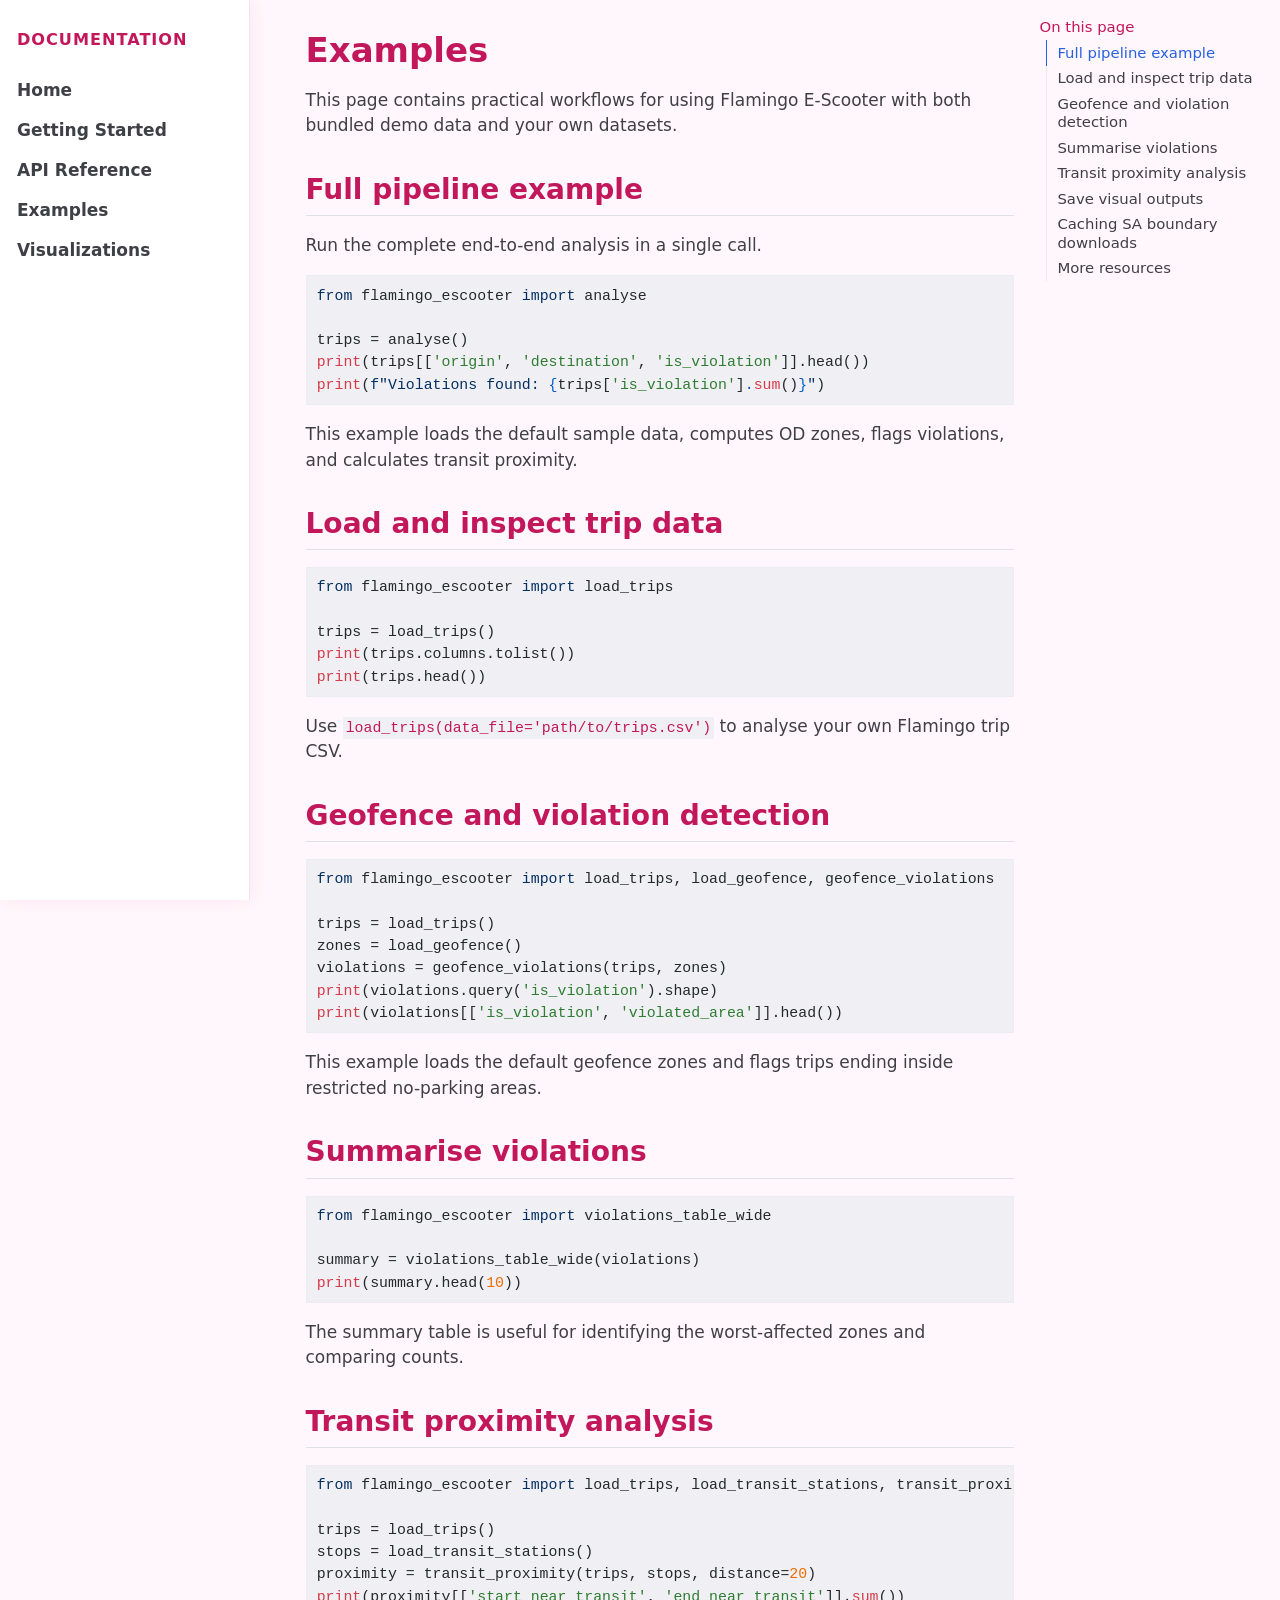
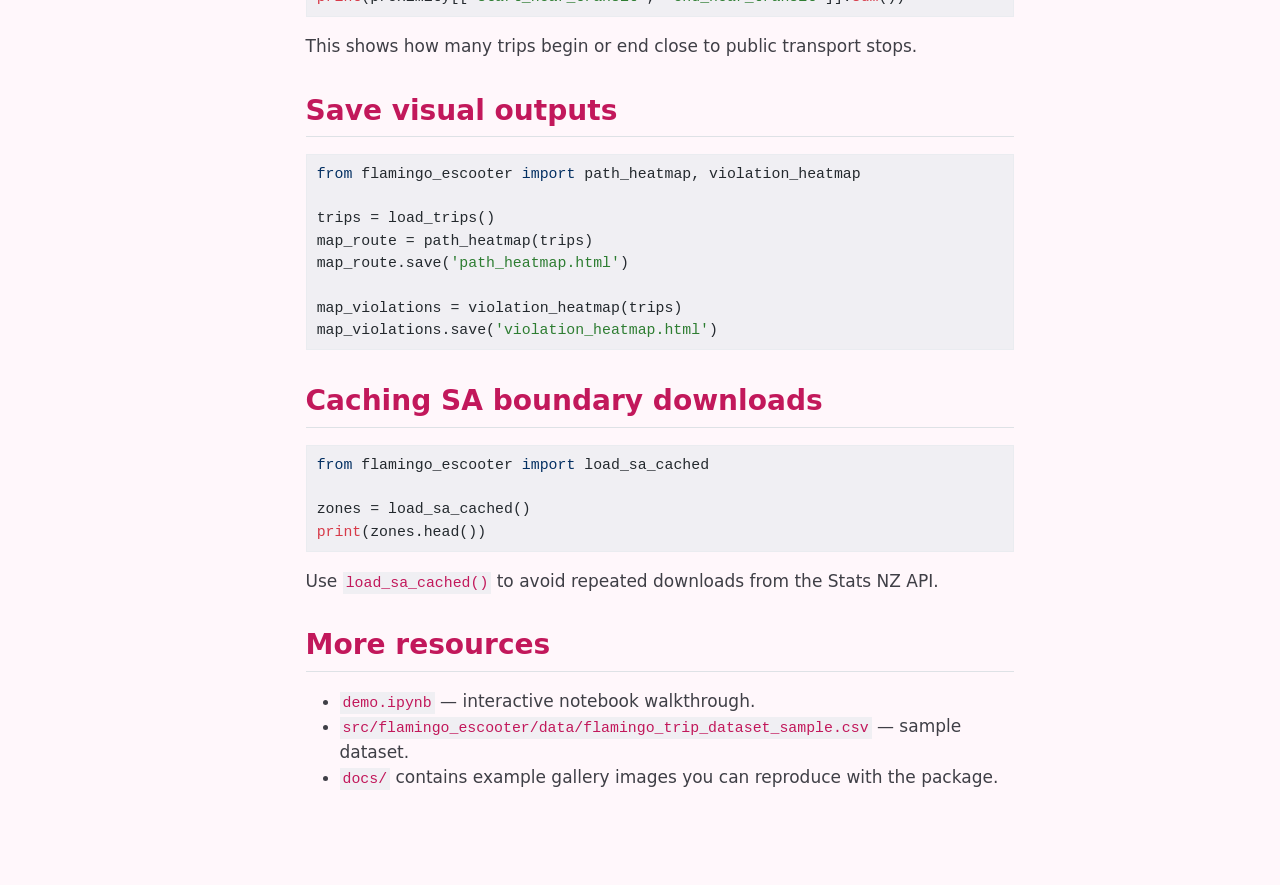
<file: docs/examples.html>
<!DOCTYPE html>
<html xmlns="http://www.w3.org/1999/xhtml" lang="en" xml:lang="en"><head>

<meta charset="utf-8">
<meta name="generator" content="quarto-1.9.28">

<meta name="viewport" content="width=device-width, initial-scale=1.0, user-scalable=yes">


<title>Examples – Flamingo E-Scooter</title>
<style>
/* Default styles provided by pandoc.
** See https://pandoc.org/MANUAL.html#variables-for-html for config info.
*/
code{white-space: pre-wrap;}
span.smallcaps{font-variant: small-caps;}
div.columns{display: flex; gap: min(4vw, 1.5em);}
div.column{flex: auto; overflow-x: auto;}
div.hanging-indent{margin-left: 1.5em; text-indent: -1.5em;}
ul.task-list{list-style: none;}
ul.task-list li input[type="checkbox"] {
  width: 0.8em;
  margin: 0 0.8em 0.2em -1em; /* quarto-specific, see https://github.com/quarto-dev/quarto-cli/issues/4556 */ 
  vertical-align: middle;
}
/* CSS for syntax highlighting */
html { -webkit-text-size-adjust: 100%; }
pre > code.sourceCode { white-space: pre; position: relative; }
pre > code.sourceCode > span { display: inline-block; line-height: 1.25; }
pre > code.sourceCode > span:empty { height: 1.2em; }
.sourceCode { overflow: visible; }
code.sourceCode > span { color: inherit; text-decoration: inherit; }
div.sourceCode { margin: 1em 0; }
pre.sourceCode { margin: 0; }
@media screen {
div.sourceCode { overflow: auto; }
}
@media print {
pre > code.sourceCode { white-space: pre-wrap; }
pre > code.sourceCode > span { text-indent: -5em; padding-left: 5em; }
}
pre.numberSource code
  { counter-reset: source-line 0; }
pre.numberSource code > span
  { position: relative; left: -4em; counter-increment: source-line; }
pre.numberSource code > span > a:first-child::before
  { content: counter(source-line);
    position: relative; left: -1em; text-align: right; vertical-align: baseline;
    border: none; display: inline-block;
    -webkit-touch-callout: none; -webkit-user-select: none;
    -khtml-user-select: none; -moz-user-select: none;
    -ms-user-select: none; user-select: none;
    padding: 0 4px; width: 4em;
  }
pre.numberSource { margin-left: 3em;  padding-left: 4px; }
div.sourceCode
  {   }
@media screen {
pre > code.sourceCode > span > a:first-child::before { text-decoration: underline; }
}
</style>


<script src="site_libs/quarto-nav/quarto-nav.js"></script>
<script src="site_libs/clipboard/clipboard.min.js"></script>
<script src="site_libs/quarto-search/autocomplete.umd.js"></script>
<script src="site_libs/quarto-search/fuse.min.js"></script>
<script src="site_libs/quarto-search/quarto-search.js"></script>
<meta name="quarto:offset" content="./">
<script src="site_libs/quarto-html/quarto.js" type="module"></script>
<script src="site_libs/quarto-html/tabsets/tabsets.js" type="module"></script>
<script src="site_libs/quarto-html/popper.min.js"></script>
<script src="site_libs/quarto-html/tippy.umd.min.js"></script>
<script src="site_libs/quarto-html/anchor.min.js"></script>
<link href="site_libs/quarto-html/tippy.css" rel="stylesheet">
<link href="site_libs/quarto-html/quarto-syntax-highlighting-1d541e707deb911ee702dcbe28eecf08.css" rel="stylesheet" id="quarto-text-highlighting-styles">
<script src="site_libs/bootstrap/bootstrap.min.js"></script>
<link href="site_libs/bootstrap/bootstrap-icons.css" rel="stylesheet">
<link href="site_libs/bootstrap/bootstrap-09bcd2438ddda8166a810b4ec224e0a2.min.css" rel="stylesheet" append-hash="true" id="quarto-bootstrap" data-mode="light">
<script id="quarto-search-options" type="application/json">{
  "location": "sidebar",
  "copy-button": false,
  "collapse-after": 3,
  "panel-placement": "start",
  "type": "textbox",
  "limit": 50,
  "keyboard-shortcut": [
    "f",
    "/",
    "s"
  ],
  "show-item-context": false,
  "language": {
    "search-no-results-text": "No results",
    "search-matching-documents-text": "matching documents",
    "search-copy-link-title": "Copy link to search",
    "search-hide-matches-text": "Hide additional matches",
    "search-more-match-text": "more match in this document",
    "search-more-matches-text": "more matches in this document",
    "search-clear-button-title": "Clear",
    "search-text-placeholder": "",
    "search-detached-cancel-button-title": "Cancel",
    "search-submit-button-title": "Submit",
    "search-label": "Search"
  }
}</script>


<link rel="stylesheet" href="styles.css">
</head>

<body class="quarto-light">

<div id="quarto-search-results"></div>
<!-- content -->
<div id="quarto-content" class="quarto-container page-columns page-rows-contents page-layout-full">
<!-- sidebar -->
<!-- margin-sidebar -->
    <div id="quarto-margin-sidebar" class="sidebar margin-sidebar">
        <nav id="TOC" role="doc-toc" class="toc-active">
    <h2 id="toc-title">On this page</h2>
   
  <ul class="collapse">
  <li><a href="#full-pipeline-example" id="toc-full-pipeline-example" class="nav-link active" data-scroll-target="#full-pipeline-example">Full pipeline example</a></li>
  <li><a href="#load-and-inspect-trip-data" id="toc-load-and-inspect-trip-data" class="nav-link" data-scroll-target="#load-and-inspect-trip-data">Load and inspect trip data</a></li>
  <li><a href="#geofence-and-violation-detection" id="toc-geofence-and-violation-detection" class="nav-link" data-scroll-target="#geofence-and-violation-detection">Geofence and violation detection</a></li>
  <li><a href="#summarise-violations" id="toc-summarise-violations" class="nav-link" data-scroll-target="#summarise-violations">Summarise violations</a></li>
  <li><a href="#transit-proximity-analysis" id="toc-transit-proximity-analysis" class="nav-link" data-scroll-target="#transit-proximity-analysis">Transit proximity analysis</a></li>
  <li><a href="#save-visual-outputs" id="toc-save-visual-outputs" class="nav-link" data-scroll-target="#save-visual-outputs">Save visual outputs</a></li>
  <li><a href="#caching-sa-boundary-downloads" id="toc-caching-sa-boundary-downloads" class="nav-link" data-scroll-target="#caching-sa-boundary-downloads">Caching SA boundary downloads</a></li>
  <li><a href="#more-resources" id="toc-more-resources" class="nav-link" data-scroll-target="#more-resources">More resources</a></li>
  </ul>
</nav>
    </div>
<!-- main -->
<main class="content column-page-left" id="quarto-document-content">
<div id="site-sidebar" class="site-sidebar">
  <div class="sidebar-inner">
    <div class="sidebar-title">Documentation</div>
    <nav aria-label="Site navigation">
      <ul>
        <li><a href="index.html">Home</a></li>
        <li><a href="getting-started.html">Getting Started</a></li>
        <li><a href="api-reference.html">API Reference</a></li>
        <li><a href="examples.html">Examples</a></li>
        <li><a href="visualizations.html">Visualizations</a></li>
      </ul>
    </nav>
  </div>
</div>

<header id="title-block-header" class="quarto-title-block default">
<div class="quarto-title">
<h1 class="title">Examples</h1>
</div>



<div class="quarto-title-meta column-page-left">

    
  
    
  </div>
  


</header>


<p>This page contains practical workflows for using Flamingo E-Scooter with both bundled demo data and your own datasets.</p>
<section id="full-pipeline-example" class="level2">
<h2 class="anchored" data-anchor-id="full-pipeline-example">Full pipeline example</h2>
<p>Run the complete end-to-end analysis in a single call.</p>
<div class="code-copy-outer-scaffold"><div class="sourceCode" id="cb1"><pre class="sourceCode python code-with-copy"><code class="sourceCode python"><span id="cb1-1"><a href="#cb1-1" aria-hidden="true" tabindex="-1"></a><span class="im">from</span> flamingo_escooter <span class="im">import</span> analyse</span>
<span id="cb1-2"><a href="#cb1-2" aria-hidden="true" tabindex="-1"></a></span>
<span id="cb1-3"><a href="#cb1-3" aria-hidden="true" tabindex="-1"></a>trips <span class="op">=</span> analyse()</span>
<span id="cb1-4"><a href="#cb1-4" aria-hidden="true" tabindex="-1"></a><span class="bu">print</span>(trips[[<span class="st">'origin'</span>, <span class="st">'destination'</span>, <span class="st">'is_violation'</span>]].head())</span>
<span id="cb1-5"><a href="#cb1-5" aria-hidden="true" tabindex="-1"></a><span class="bu">print</span>(<span class="ss">f"Violations found: </span><span class="sc">{</span>trips[<span class="st">'is_violation'</span>]<span class="sc">.</span><span class="bu">sum</span>()<span class="sc">}</span><span class="ss">"</span>)</span></code></pre></div><button title="Copy to Clipboard" class="code-copy-button"><i class="bi"></i></button></div>
<p>This example loads the default sample data, computes OD zones, flags violations, and calculates transit proximity.</p>
</section>
<section id="load-and-inspect-trip-data" class="level2">
<h2 class="anchored" data-anchor-id="load-and-inspect-trip-data">Load and inspect trip data</h2>
<div class="code-copy-outer-scaffold"><div class="sourceCode" id="cb2"><pre class="sourceCode python code-with-copy"><code class="sourceCode python"><span id="cb2-1"><a href="#cb2-1" aria-hidden="true" tabindex="-1"></a><span class="im">from</span> flamingo_escooter <span class="im">import</span> load_trips</span>
<span id="cb2-2"><a href="#cb2-2" aria-hidden="true" tabindex="-1"></a></span>
<span id="cb2-3"><a href="#cb2-3" aria-hidden="true" tabindex="-1"></a>trips <span class="op">=</span> load_trips()</span>
<span id="cb2-4"><a href="#cb2-4" aria-hidden="true" tabindex="-1"></a><span class="bu">print</span>(trips.columns.tolist())</span>
<span id="cb2-5"><a href="#cb2-5" aria-hidden="true" tabindex="-1"></a><span class="bu">print</span>(trips.head())</span></code></pre></div><button title="Copy to Clipboard" class="code-copy-button"><i class="bi"></i></button></div>
<p>Use <code>load_trips(data_file='path/to/trips.csv')</code> to analyse your own Flamingo trip CSV.</p>
</section>
<section id="geofence-and-violation-detection" class="level2">
<h2 class="anchored" data-anchor-id="geofence-and-violation-detection">Geofence and violation detection</h2>
<div class="code-copy-outer-scaffold"><div class="sourceCode" id="cb3"><pre class="sourceCode python code-with-copy"><code class="sourceCode python"><span id="cb3-1"><a href="#cb3-1" aria-hidden="true" tabindex="-1"></a><span class="im">from</span> flamingo_escooter <span class="im">import</span> load_trips, load_geofence, geofence_violations</span>
<span id="cb3-2"><a href="#cb3-2" aria-hidden="true" tabindex="-1"></a></span>
<span id="cb3-3"><a href="#cb3-3" aria-hidden="true" tabindex="-1"></a>trips <span class="op">=</span> load_trips()</span>
<span id="cb3-4"><a href="#cb3-4" aria-hidden="true" tabindex="-1"></a>zones <span class="op">=</span> load_geofence()</span>
<span id="cb3-5"><a href="#cb3-5" aria-hidden="true" tabindex="-1"></a>violations <span class="op">=</span> geofence_violations(trips, zones)</span>
<span id="cb3-6"><a href="#cb3-6" aria-hidden="true" tabindex="-1"></a><span class="bu">print</span>(violations.query(<span class="st">'is_violation'</span>).shape)</span>
<span id="cb3-7"><a href="#cb3-7" aria-hidden="true" tabindex="-1"></a><span class="bu">print</span>(violations[[<span class="st">'is_violation'</span>, <span class="st">'violated_area'</span>]].head())</span></code></pre></div><button title="Copy to Clipboard" class="code-copy-button"><i class="bi"></i></button></div>
<p>This example loads the default geofence zones and flags trips ending inside restricted no-parking areas.</p>
</section>
<section id="summarise-violations" class="level2">
<h2 class="anchored" data-anchor-id="summarise-violations">Summarise violations</h2>
<div class="code-copy-outer-scaffold"><div class="sourceCode" id="cb4"><pre class="sourceCode python code-with-copy"><code class="sourceCode python"><span id="cb4-1"><a href="#cb4-1" aria-hidden="true" tabindex="-1"></a><span class="im">from</span> flamingo_escooter <span class="im">import</span> violations_table_wide</span>
<span id="cb4-2"><a href="#cb4-2" aria-hidden="true" tabindex="-1"></a></span>
<span id="cb4-3"><a href="#cb4-3" aria-hidden="true" tabindex="-1"></a>summary <span class="op">=</span> violations_table_wide(violations)</span>
<span id="cb4-4"><a href="#cb4-4" aria-hidden="true" tabindex="-1"></a><span class="bu">print</span>(summary.head(<span class="dv">10</span>))</span></code></pre></div><button title="Copy to Clipboard" class="code-copy-button"><i class="bi"></i></button></div>
<p>The summary table is useful for identifying the worst-affected zones and comparing counts.</p>
</section>
<section id="transit-proximity-analysis" class="level2">
<h2 class="anchored" data-anchor-id="transit-proximity-analysis">Transit proximity analysis</h2>
<div class="code-copy-outer-scaffold"><div class="sourceCode" id="cb5"><pre class="sourceCode python code-with-copy"><code class="sourceCode python"><span id="cb5-1"><a href="#cb5-1" aria-hidden="true" tabindex="-1"></a><span class="im">from</span> flamingo_escooter <span class="im">import</span> load_trips, load_transit_stations, transit_proximity</span>
<span id="cb5-2"><a href="#cb5-2" aria-hidden="true" tabindex="-1"></a></span>
<span id="cb5-3"><a href="#cb5-3" aria-hidden="true" tabindex="-1"></a>trips <span class="op">=</span> load_trips()</span>
<span id="cb5-4"><a href="#cb5-4" aria-hidden="true" tabindex="-1"></a>stops <span class="op">=</span> load_transit_stations()</span>
<span id="cb5-5"><a href="#cb5-5" aria-hidden="true" tabindex="-1"></a>proximity <span class="op">=</span> transit_proximity(trips, stops, distance<span class="op">=</span><span class="dv">20</span>)</span>
<span id="cb5-6"><a href="#cb5-6" aria-hidden="true" tabindex="-1"></a><span class="bu">print</span>(proximity[[<span class="st">'start_near_transit'</span>, <span class="st">'end_near_transit'</span>]].<span class="bu">sum</span>())</span></code></pre></div><button title="Copy to Clipboard" class="code-copy-button"><i class="bi"></i></button></div>
<p>This shows how many trips begin or end close to public transport stops.</p>
</section>
<section id="save-visual-outputs" class="level2">
<h2 class="anchored" data-anchor-id="save-visual-outputs">Save visual outputs</h2>
<div class="code-copy-outer-scaffold"><div class="sourceCode" id="cb6"><pre class="sourceCode python code-with-copy"><code class="sourceCode python"><span id="cb6-1"><a href="#cb6-1" aria-hidden="true" tabindex="-1"></a><span class="im">from</span> flamingo_escooter <span class="im">import</span> path_heatmap, violation_heatmap</span>
<span id="cb6-2"><a href="#cb6-2" aria-hidden="true" tabindex="-1"></a></span>
<span id="cb6-3"><a href="#cb6-3" aria-hidden="true" tabindex="-1"></a>trips <span class="op">=</span> load_trips()</span>
<span id="cb6-4"><a href="#cb6-4" aria-hidden="true" tabindex="-1"></a>map_route <span class="op">=</span> path_heatmap(trips)</span>
<span id="cb6-5"><a href="#cb6-5" aria-hidden="true" tabindex="-1"></a>map_route.save(<span class="st">'path_heatmap.html'</span>)</span>
<span id="cb6-6"><a href="#cb6-6" aria-hidden="true" tabindex="-1"></a></span>
<span id="cb6-7"><a href="#cb6-7" aria-hidden="true" tabindex="-1"></a>map_violations <span class="op">=</span> violation_heatmap(trips)</span>
<span id="cb6-8"><a href="#cb6-8" aria-hidden="true" tabindex="-1"></a>map_violations.save(<span class="st">'violation_heatmap.html'</span>)</span></code></pre></div><button title="Copy to Clipboard" class="code-copy-button"><i class="bi"></i></button></div>
</section>
<section id="caching-sa-boundary-downloads" class="level2">
<h2 class="anchored" data-anchor-id="caching-sa-boundary-downloads">Caching SA boundary downloads</h2>
<div class="code-copy-outer-scaffold"><div class="sourceCode" id="cb7"><pre class="sourceCode python code-with-copy"><code class="sourceCode python"><span id="cb7-1"><a href="#cb7-1" aria-hidden="true" tabindex="-1"></a><span class="im">from</span> flamingo_escooter <span class="im">import</span> load_sa_cached</span>
<span id="cb7-2"><a href="#cb7-2" aria-hidden="true" tabindex="-1"></a></span>
<span id="cb7-3"><a href="#cb7-3" aria-hidden="true" tabindex="-1"></a>zones <span class="op">=</span> load_sa_cached()</span>
<span id="cb7-4"><a href="#cb7-4" aria-hidden="true" tabindex="-1"></a><span class="bu">print</span>(zones.head())</span></code></pre></div><button title="Copy to Clipboard" class="code-copy-button"><i class="bi"></i></button></div>
<p>Use <code>load_sa_cached()</code> to avoid repeated downloads from the Stats NZ API.</p>
</section>
<section id="more-resources" class="level2">
<h2 class="anchored" data-anchor-id="more-resources">More resources</h2>
<ul>
<li><code>demo.ipynb</code> — interactive notebook walkthrough.</li>
<li><code>src/flamingo_escooter/data/flamingo_trip_dataset_sample.csv</code> — sample dataset.</li>
<li><code>docs/</code> contains example gallery images you can reproduce with the package.</li>
</ul>


</section>

</main> <!-- /main -->
<script id="quarto-html-after-body" type="application/javascript">
  window.document.addEventListener("DOMContentLoaded", function (event) {
    const icon = "";
    const anchorJS = new window.AnchorJS();
    anchorJS.options = {
      placement: 'right',
      icon: icon
    };
    anchorJS.add('.anchored');
    const isCodeAnnotation = (el) => {
      for (const clz of el.classList) {
        if (clz.startsWith('code-annotation-')) {                     
          return true;
        }
      }
      return false;
    }
    const onCopySuccess = function(e) {
      // button target
      const button = e.trigger;
      // don't keep focus
      button.blur();
      // flash "checked"
      button.classList.add('code-copy-button-checked');
      var currentTitle = button.getAttribute("title");
      button.setAttribute("title", "Copied!");
      let tooltip;
      if (window.bootstrap) {
        button.setAttribute("data-bs-toggle", "tooltip");
        button.setAttribute("data-bs-placement", "left");
        button.setAttribute("data-bs-title", "Copied!");
        tooltip = new bootstrap.Tooltip(button, 
          { trigger: "manual", 
            customClass: "code-copy-button-tooltip",
            offset: [0, -8]});
        tooltip.show();    
      }
      setTimeout(function() {
        if (tooltip) {
          tooltip.hide();
          button.removeAttribute("data-bs-title");
          button.removeAttribute("data-bs-toggle");
          button.removeAttribute("data-bs-placement");
        }
        button.setAttribute("title", currentTitle);
        button.classList.remove('code-copy-button-checked');
      }, 1000);
      // clear code selection
      e.clearSelection();
    }
    const getTextToCopy = function(trigger) {
      const outerScaffold = trigger.parentElement.cloneNode(true);
      const codeEl = outerScaffold.querySelector('code');
      for (const childEl of codeEl.children) {
        if (isCodeAnnotation(childEl)) {
          childEl.remove();
        }
      }
      return codeEl.innerText;
    }
    const clipboard = new window.ClipboardJS('.code-copy-button:not([data-in-quarto-modal])', {
      text: getTextToCopy
    });
    clipboard.on('success', onCopySuccess);
    if (window.document.getElementById('quarto-embedded-source-code-modal')) {
      const clipboardModal = new window.ClipboardJS('.code-copy-button[data-in-quarto-modal]', {
        text: getTextToCopy,
        container: window.document.getElementById('quarto-embedded-source-code-modal')
      });
      clipboardModal.on('success', onCopySuccess);
    }
      var localhostRegex = new RegExp(/^(?:http|https):\/\/localhost\:?[0-9]*\//);
      var mailtoRegex = new RegExp(/^mailto:/);
        var filterRegex = new RegExp('/' + window.location.host + '/');
      var isInternal = (href) => {
          return filterRegex.test(href) || localhostRegex.test(href) || mailtoRegex.test(href);
      }
      // Inspect non-navigation links and adorn them if external
     var links = window.document.querySelectorAll('a[href]:not(.nav-link):not(.navbar-brand):not(.toc-action):not(.sidebar-link):not(.sidebar-item-toggle):not(.pagination-link):not(.no-external):not([aria-hidden]):not(.dropdown-item):not(.quarto-navigation-tool):not(.about-link)');
      for (var i=0; i<links.length; i++) {
        const link = links[i];
        if (!isInternal(link.href)) {
          // undo the damage that might have been done by quarto-nav.js in the case of
          // links that we want to consider external
          if (link.dataset.originalHref !== undefined) {
            link.href = link.dataset.originalHref;
          }
        }
      }
    function tippyHover(el, contentFn, onTriggerFn, onUntriggerFn) {
      const config = {
        allowHTML: true,
        maxWidth: 500,
        delay: 100,
        arrow: false,
        appendTo: function(el) {
            return el.parentElement;
        },
        interactive: true,
        interactiveBorder: 10,
        theme: 'quarto',
        placement: 'bottom-start',
      };
      if (contentFn) {
        config.content = contentFn;
      }
      if (onTriggerFn) {
        config.onTrigger = onTriggerFn;
      }
      if (onUntriggerFn) {
        config.onUntrigger = onUntriggerFn;
      }
      window.tippy(el, config); 
    }
    const noterefs = window.document.querySelectorAll('a[role="doc-noteref"]');
    for (var i=0; i<noterefs.length; i++) {
      const ref = noterefs[i];
      tippyHover(ref, function() {
        // use id or data attribute instead here
        let href = ref.getAttribute('data-footnote-href') || ref.getAttribute('href');
        try { href = new URL(href).hash; } catch {}
        const id = href.replace(/^#\/?/, "");
        const note = window.document.getElementById(id);
        if (note) {
          return note.innerHTML;
        } else {
          return "";
        }
      });
    }
    const xrefs = window.document.querySelectorAll('a.quarto-xref');
    const processXRef = (id, note) => {
      // Strip column container classes
      const stripColumnClz = (el) => {
        el.classList.remove("page-full", "page-columns");
        if (el.children) {
          for (const child of el.children) {
            stripColumnClz(child);
          }
        }
      }
      stripColumnClz(note)
      if (id === null || id.startsWith('sec-')) {
        // Special case sections, only their first couple elements
        const container = document.createElement("div");
        if (note.children && note.children.length > 2) {
          container.appendChild(note.children[0].cloneNode(true));
          for (let i = 1; i < note.children.length; i++) {
            const child = note.children[i];
            if (child.tagName === "P" && child.innerText === "") {
              continue;
            } else {
              container.appendChild(child.cloneNode(true));
              break;
            }
          }
          if (window.Quarto?.typesetMath) {
            window.Quarto.typesetMath(container);
          }
          return container.innerHTML
        } else {
          if (window.Quarto?.typesetMath) {
            window.Quarto.typesetMath(note);
          }
          return note.innerHTML;
        }
      } else {
        // Remove any anchor links if they are present
        const anchorLink = note.querySelector('a.anchorjs-link');
        if (anchorLink) {
          anchorLink.remove();
        }
        if (window.Quarto?.typesetMath) {
          window.Quarto.typesetMath(note);
        }
        if (note.classList.contains("callout")) {
          return note.outerHTML;
        } else {
          return note.innerHTML;
        }
      }
    }
    for (var i=0; i<xrefs.length; i++) {
      const xref = xrefs[i];
      tippyHover(xref, undefined, function(instance) {
        instance.disable();
        let url = xref.getAttribute('href');
        let hash = undefined; 
        if (url.startsWith('#')) {
          hash = url;
        } else {
          try { hash = new URL(url).hash; } catch {}
        }
        if (hash) {
          const id = hash.replace(/^#\/?/, "");
          const note = window.document.getElementById(id);
          if (note !== null) {
            try {
              const html = processXRef(id, note.cloneNode(true));
              instance.setContent(html);
            } finally {
              instance.enable();
              instance.show();
            }
          } else {
            // See if we can fetch this
            fetch(url.split('#')[0])
            .then(res => res.text())
            .then(html => {
              const parser = new DOMParser();
              const htmlDoc = parser.parseFromString(html, "text/html");
              const note = htmlDoc.getElementById(id);
              if (note !== null) {
                const html = processXRef(id, note);
                instance.setContent(html);
              } 
            }).finally(() => {
              instance.enable();
              instance.show();
            });
          }
        } else {
          // See if we can fetch a full url (with no hash to target)
          // This is a special case and we should probably do some content thinning / targeting
          fetch(url)
          .then(res => res.text())
          .then(html => {
            const parser = new DOMParser();
            const htmlDoc = parser.parseFromString(html, "text/html");
            const note = htmlDoc.querySelector('main.content');
            if (note !== null) {
              // This should only happen for chapter cross references
              // (since there is no id in the URL)
              // remove the first header
              if (note.children.length > 0 && note.children[0].tagName === "HEADER") {
                note.children[0].remove();
              }
              const html = processXRef(null, note);
              instance.setContent(html);
            } 
          }).finally(() => {
            instance.enable();
            instance.show();
          });
        }
      }, function(instance) {
      });
    }
        let selectedAnnoteEl;
        const selectorForAnnotation = ( cell, annotation) => {
          let cellAttr = 'data-code-cell="' + cell + '"';
          let lineAttr = 'data-code-annotation="' +  annotation + '"';
          const selector = 'span[' + cellAttr + '][' + lineAttr + ']';
          return selector;
        }
        const selectCodeLines = (annoteEl) => {
          const doc = window.document;
          const targetCell = annoteEl.getAttribute("data-target-cell");
          const targetAnnotation = annoteEl.getAttribute("data-target-annotation");
          const annoteSpan = window.document.querySelector(selectorForAnnotation(targetCell, targetAnnotation));
          const lines = annoteSpan.getAttribute("data-code-lines").split(",");
          const lineIds = lines.map((line) => {
            return targetCell + "-" + line;
          })
          let top = null;
          let height = null;
          let parent = null;
          if (lineIds.length > 0) {
              //compute the position of the single el (top and bottom and make a div)
              const el = window.document.getElementById(lineIds[0]);
              top = el.offsetTop;
              height = el.offsetHeight;
              parent = el.parentElement.parentElement;
            if (lineIds.length > 1) {
              const lastEl = window.document.getElementById(lineIds[lineIds.length - 1]);
              const bottom = lastEl.offsetTop + lastEl.offsetHeight;
              height = bottom - top;
            }
            if (top !== null && height !== null && parent !== null) {
              // cook up a div (if necessary) and position it 
              let div = window.document.getElementById("code-annotation-line-highlight");
              if (div === null) {
                div = window.document.createElement("div");
                div.setAttribute("id", "code-annotation-line-highlight");
                div.style.position = 'absolute';
                parent.appendChild(div);
              }
              div.style.top = top - 2 + "px";
              div.style.height = height + 4 + "px";
              div.style.left = 0;
              let gutterDiv = window.document.getElementById("code-annotation-line-highlight-gutter");
              if (gutterDiv === null) {
                gutterDiv = window.document.createElement("div");
                gutterDiv.setAttribute("id", "code-annotation-line-highlight-gutter");
                gutterDiv.style.position = 'absolute';
                const codeCell = window.document.getElementById(targetCell);
                const gutter = codeCell.querySelector('.code-annotation-gutter');
                gutter.appendChild(gutterDiv);
              }
              gutterDiv.style.top = top - 2 + "px";
              gutterDiv.style.height = height + 4 + "px";
            }
            selectedAnnoteEl = annoteEl;
          }
        };
        const unselectCodeLines = () => {
          const elementsIds = ["code-annotation-line-highlight", "code-annotation-line-highlight-gutter"];
          elementsIds.forEach((elId) => {
            const div = window.document.getElementById(elId);
            if (div) {
              div.remove();
            }
          });
          selectedAnnoteEl = undefined;
        };
          // Handle positioning of the toggle
      window.addEventListener(
        "resize",
        throttle(() => {
          elRect = undefined;
          if (selectedAnnoteEl) {
            selectCodeLines(selectedAnnoteEl);
          }
        }, 10)
      );
      function throttle(fn, ms) {
      let throttle = false;
      let timer;
        return (...args) => {
          if(!throttle) { // first call gets through
              fn.apply(this, args);
              throttle = true;
          } else { // all the others get throttled
              if(timer) clearTimeout(timer); // cancel #2
              timer = setTimeout(() => {
                fn.apply(this, args);
                timer = throttle = false;
              }, ms);
          }
        };
      }
        // Attach click handler to the DT
        const annoteDls = window.document.querySelectorAll('dt[data-target-cell]');
        for (const annoteDlNode of annoteDls) {
          annoteDlNode.addEventListener('click', (event) => {
            const clickedEl = event.target;
            if (clickedEl !== selectedAnnoteEl) {
              unselectCodeLines();
              const activeEl = window.document.querySelector('dt[data-target-cell].code-annotation-active');
              if (activeEl) {
                activeEl.classList.remove('code-annotation-active');
              }
              selectCodeLines(clickedEl);
              clickedEl.classList.add('code-annotation-active');
            } else {
              // Unselect the line
              unselectCodeLines();
              clickedEl.classList.remove('code-annotation-active');
            }
          });
        }
    const findCites = (el) => {
      const parentEl = el.parentElement;
      if (parentEl) {
        const cites = parentEl.dataset.cites;
        if (cites) {
          return {
            el,
            cites: cites.split(' ')
          };
        } else {
          return findCites(el.parentElement)
        }
      } else {
        return undefined;
      }
    };
    var bibliorefs = window.document.querySelectorAll('a[role="doc-biblioref"]');
    for (var i=0; i<bibliorefs.length; i++) {
      const ref = bibliorefs[i];
      const citeInfo = findCites(ref);
      if (citeInfo) {
        tippyHover(citeInfo.el, function() {
          var popup = window.document.createElement('div');
          citeInfo.cites.forEach(function(cite) {
            var citeDiv = window.document.createElement('div');
            citeDiv.classList.add('hanging-indent');
            citeDiv.classList.add('csl-entry');
            var biblioDiv = window.document.getElementById('ref-' + cite);
            if (biblioDiv) {
              citeDiv.innerHTML = biblioDiv.innerHTML;
            }
            popup.appendChild(citeDiv);
          });
          return popup.innerHTML;
        });
      }
    }
  });
  </script>
</div> <!-- /content -->




</body></html>
</file>
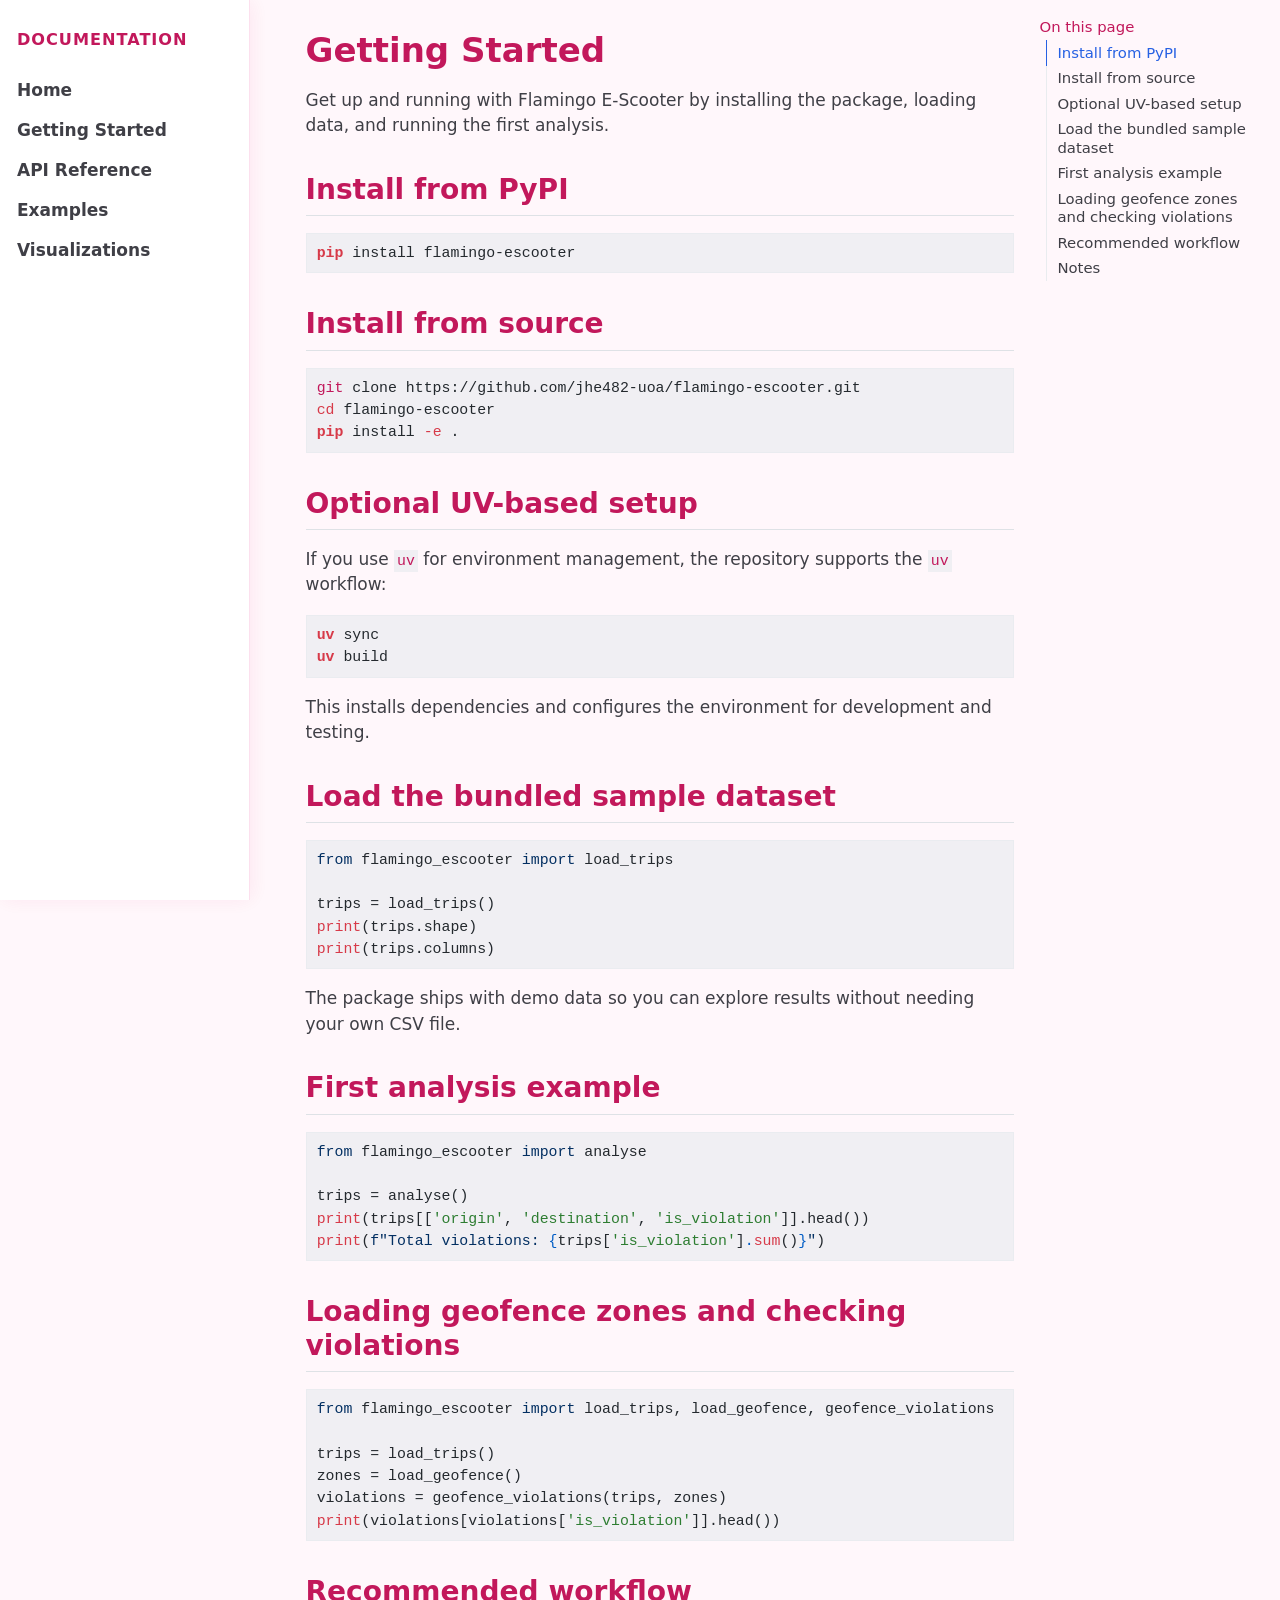
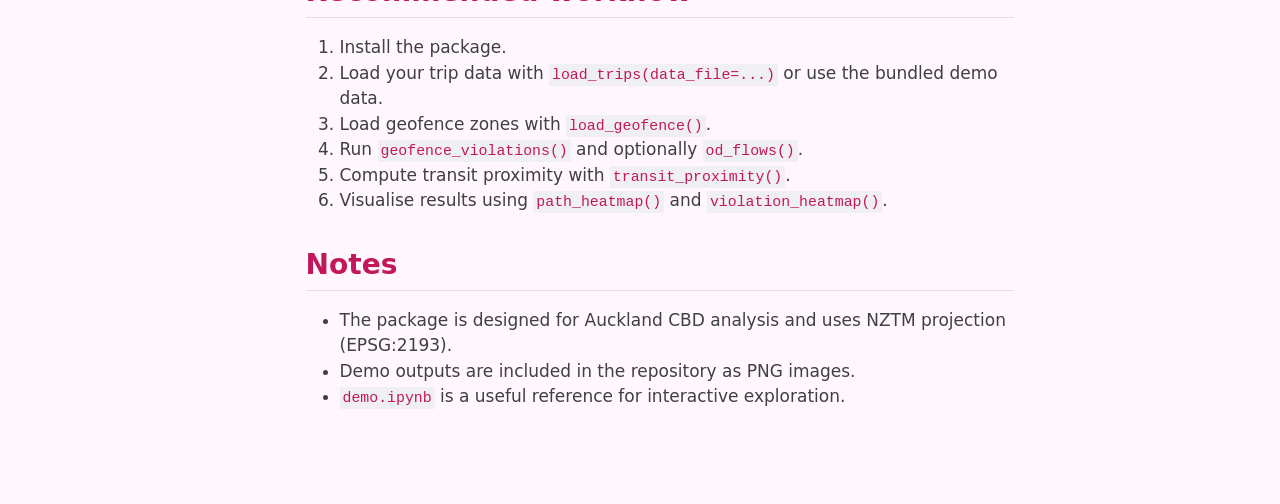
<file: docs/getting-started.html>
<!DOCTYPE html>
<html xmlns="http://www.w3.org/1999/xhtml" lang="en" xml:lang="en"><head>

<meta charset="utf-8">
<meta name="generator" content="quarto-1.9.28">

<meta name="viewport" content="width=device-width, initial-scale=1.0, user-scalable=yes">


<title>Getting Started – Flamingo E-Scooter</title>
<style>
/* Default styles provided by pandoc.
** See https://pandoc.org/MANUAL.html#variables-for-html for config info.
*/
code{white-space: pre-wrap;}
span.smallcaps{font-variant: small-caps;}
div.columns{display: flex; gap: min(4vw, 1.5em);}
div.column{flex: auto; overflow-x: auto;}
div.hanging-indent{margin-left: 1.5em; text-indent: -1.5em;}
ul.task-list{list-style: none;}
ul.task-list li input[type="checkbox"] {
  width: 0.8em;
  margin: 0 0.8em 0.2em -1em; /* quarto-specific, see https://github.com/quarto-dev/quarto-cli/issues/4556 */ 
  vertical-align: middle;
}
/* CSS for syntax highlighting */
html { -webkit-text-size-adjust: 100%; }
pre > code.sourceCode { white-space: pre; position: relative; }
pre > code.sourceCode > span { display: inline-block; line-height: 1.25; }
pre > code.sourceCode > span:empty { height: 1.2em; }
.sourceCode { overflow: visible; }
code.sourceCode > span { color: inherit; text-decoration: inherit; }
div.sourceCode { margin: 1em 0; }
pre.sourceCode { margin: 0; }
@media screen {
div.sourceCode { overflow: auto; }
}
@media print {
pre > code.sourceCode { white-space: pre-wrap; }
pre > code.sourceCode > span { text-indent: -5em; padding-left: 5em; }
}
pre.numberSource code
  { counter-reset: source-line 0; }
pre.numberSource code > span
  { position: relative; left: -4em; counter-increment: source-line; }
pre.numberSource code > span > a:first-child::before
  { content: counter(source-line);
    position: relative; left: -1em; text-align: right; vertical-align: baseline;
    border: none; display: inline-block;
    -webkit-touch-callout: none; -webkit-user-select: none;
    -khtml-user-select: none; -moz-user-select: none;
    -ms-user-select: none; user-select: none;
    padding: 0 4px; width: 4em;
  }
pre.numberSource { margin-left: 3em;  padding-left: 4px; }
div.sourceCode
  {   }
@media screen {
pre > code.sourceCode > span > a:first-child::before { text-decoration: underline; }
}
</style>


<script src="site_libs/quarto-nav/quarto-nav.js"></script>
<script src="site_libs/clipboard/clipboard.min.js"></script>
<script src="site_libs/quarto-search/autocomplete.umd.js"></script>
<script src="site_libs/quarto-search/fuse.min.js"></script>
<script src="site_libs/quarto-search/quarto-search.js"></script>
<meta name="quarto:offset" content="./">
<script src="site_libs/quarto-html/quarto.js" type="module"></script>
<script src="site_libs/quarto-html/tabsets/tabsets.js" type="module"></script>
<script src="site_libs/quarto-html/popper.min.js"></script>
<script src="site_libs/quarto-html/tippy.umd.min.js"></script>
<script src="site_libs/quarto-html/anchor.min.js"></script>
<link href="site_libs/quarto-html/tippy.css" rel="stylesheet">
<link href="site_libs/quarto-html/quarto-syntax-highlighting-1d541e707deb911ee702dcbe28eecf08.css" rel="stylesheet" id="quarto-text-highlighting-styles">
<script src="site_libs/bootstrap/bootstrap.min.js"></script>
<link href="site_libs/bootstrap/bootstrap-icons.css" rel="stylesheet">
<link href="site_libs/bootstrap/bootstrap-09bcd2438ddda8166a810b4ec224e0a2.min.css" rel="stylesheet" append-hash="true" id="quarto-bootstrap" data-mode="light">
<script id="quarto-search-options" type="application/json">{
  "location": "sidebar",
  "copy-button": false,
  "collapse-after": 3,
  "panel-placement": "start",
  "type": "textbox",
  "limit": 50,
  "keyboard-shortcut": [
    "f",
    "/",
    "s"
  ],
  "show-item-context": false,
  "language": {
    "search-no-results-text": "No results",
    "search-matching-documents-text": "matching documents",
    "search-copy-link-title": "Copy link to search",
    "search-hide-matches-text": "Hide additional matches",
    "search-more-match-text": "more match in this document",
    "search-more-matches-text": "more matches in this document",
    "search-clear-button-title": "Clear",
    "search-text-placeholder": "",
    "search-detached-cancel-button-title": "Cancel",
    "search-submit-button-title": "Submit",
    "search-label": "Search"
  }
}</script>


<link rel="stylesheet" href="styles.css">
</head>

<body class="quarto-light">

<div id="quarto-search-results"></div>
<!-- content -->
<div id="quarto-content" class="quarto-container page-columns page-rows-contents page-layout-full">
<!-- sidebar -->
<!-- margin-sidebar -->
    <div id="quarto-margin-sidebar" class="sidebar margin-sidebar">
        <nav id="TOC" role="doc-toc" class="toc-active">
    <h2 id="toc-title">On this page</h2>
   
  <ul class="collapse">
  <li><a href="#install-from-pypi" id="toc-install-from-pypi" class="nav-link active" data-scroll-target="#install-from-pypi">Install from PyPI</a></li>
  <li><a href="#install-from-source" id="toc-install-from-source" class="nav-link" data-scroll-target="#install-from-source">Install from source</a></li>
  <li><a href="#optional-uv-based-setup" id="toc-optional-uv-based-setup" class="nav-link" data-scroll-target="#optional-uv-based-setup">Optional UV-based setup</a></li>
  <li><a href="#load-the-bundled-sample-dataset" id="toc-load-the-bundled-sample-dataset" class="nav-link" data-scroll-target="#load-the-bundled-sample-dataset">Load the bundled sample dataset</a></li>
  <li><a href="#first-analysis-example" id="toc-first-analysis-example" class="nav-link" data-scroll-target="#first-analysis-example">First analysis example</a></li>
  <li><a href="#loading-geofence-zones-and-checking-violations" id="toc-loading-geofence-zones-and-checking-violations" class="nav-link" data-scroll-target="#loading-geofence-zones-and-checking-violations">Loading geofence zones and checking violations</a></li>
  <li><a href="#recommended-workflow" id="toc-recommended-workflow" class="nav-link" data-scroll-target="#recommended-workflow">Recommended workflow</a></li>
  <li><a href="#notes" id="toc-notes" class="nav-link" data-scroll-target="#notes">Notes</a></li>
  </ul>
</nav>
    </div>
<!-- main -->
<main class="content column-page-left" id="quarto-document-content">
<div id="site-sidebar" class="site-sidebar">
  <div class="sidebar-inner">
    <div class="sidebar-title">Documentation</div>
    <nav aria-label="Site navigation">
      <ul>
        <li><a href="index.html">Home</a></li>
        <li><a href="getting-started.html">Getting Started</a></li>
        <li><a href="api-reference.html">API Reference</a></li>
        <li><a href="examples.html">Examples</a></li>
        <li><a href="visualizations.html">Visualizations</a></li>
      </ul>
    </nav>
  </div>
</div>

<header id="title-block-header" class="quarto-title-block default">
<div class="quarto-title">
<h1 class="title">Getting Started</h1>
</div>



<div class="quarto-title-meta column-page-left">

    
  
    
  </div>
  


</header>


<p>Get up and running with Flamingo E-Scooter by installing the package, loading data, and running the first analysis.</p>
<section id="install-from-pypi" class="level2">
<h2 class="anchored" data-anchor-id="install-from-pypi">Install from PyPI</h2>
<div class="code-copy-outer-scaffold"><div class="sourceCode" id="cb1"><pre class="sourceCode bash code-with-copy"><code class="sourceCode bash"><span id="cb1-1"><a href="#cb1-1" aria-hidden="true" tabindex="-1"></a><span class="ex">pip</span> install flamingo-escooter</span></code></pre></div><button title="Copy to Clipboard" class="code-copy-button"><i class="bi"></i></button></div>
</section>
<section id="install-from-source" class="level2">
<h2 class="anchored" data-anchor-id="install-from-source">Install from source</h2>
<div class="code-copy-outer-scaffold"><div class="sourceCode" id="cb2"><pre class="sourceCode bash code-with-copy"><code class="sourceCode bash"><span id="cb2-1"><a href="#cb2-1" aria-hidden="true" tabindex="-1"></a><span class="fu">git</span> clone https://github.com/jhe482-uoa/flamingo-escooter.git</span>
<span id="cb2-2"><a href="#cb2-2" aria-hidden="true" tabindex="-1"></a><span class="bu">cd</span> flamingo-escooter</span>
<span id="cb2-3"><a href="#cb2-3" aria-hidden="true" tabindex="-1"></a><span class="ex">pip</span> install <span class="at">-e</span> .</span></code></pre></div><button title="Copy to Clipboard" class="code-copy-button"><i class="bi"></i></button></div>
</section>
<section id="optional-uv-based-setup" class="level2">
<h2 class="anchored" data-anchor-id="optional-uv-based-setup">Optional UV-based setup</h2>
<p>If you use <code>uv</code> for environment management, the repository supports the <code>uv</code> workflow:</p>
<div class="code-copy-outer-scaffold"><div class="sourceCode" id="cb3"><pre class="sourceCode bash code-with-copy"><code class="sourceCode bash"><span id="cb3-1"><a href="#cb3-1" aria-hidden="true" tabindex="-1"></a><span class="ex">uv</span> sync</span>
<span id="cb3-2"><a href="#cb3-2" aria-hidden="true" tabindex="-1"></a><span class="ex">uv</span> build</span></code></pre></div><button title="Copy to Clipboard" class="code-copy-button"><i class="bi"></i></button></div>
<p>This installs dependencies and configures the environment for development and testing.</p>
</section>
<section id="load-the-bundled-sample-dataset" class="level2">
<h2 class="anchored" data-anchor-id="load-the-bundled-sample-dataset">Load the bundled sample dataset</h2>
<div class="code-copy-outer-scaffold"><div class="sourceCode" id="cb4"><pre class="sourceCode python code-with-copy"><code class="sourceCode python"><span id="cb4-1"><a href="#cb4-1" aria-hidden="true" tabindex="-1"></a><span class="im">from</span> flamingo_escooter <span class="im">import</span> load_trips</span>
<span id="cb4-2"><a href="#cb4-2" aria-hidden="true" tabindex="-1"></a></span>
<span id="cb4-3"><a href="#cb4-3" aria-hidden="true" tabindex="-1"></a>trips <span class="op">=</span> load_trips()</span>
<span id="cb4-4"><a href="#cb4-4" aria-hidden="true" tabindex="-1"></a><span class="bu">print</span>(trips.shape)</span>
<span id="cb4-5"><a href="#cb4-5" aria-hidden="true" tabindex="-1"></a><span class="bu">print</span>(trips.columns)</span></code></pre></div><button title="Copy to Clipboard" class="code-copy-button"><i class="bi"></i></button></div>
<p>The package ships with demo data so you can explore results without needing your own CSV file.</p>
</section>
<section id="first-analysis-example" class="level2">
<h2 class="anchored" data-anchor-id="first-analysis-example">First analysis example</h2>
<div class="code-copy-outer-scaffold"><div class="sourceCode" id="cb5"><pre class="sourceCode python code-with-copy"><code class="sourceCode python"><span id="cb5-1"><a href="#cb5-1" aria-hidden="true" tabindex="-1"></a><span class="im">from</span> flamingo_escooter <span class="im">import</span> analyse</span>
<span id="cb5-2"><a href="#cb5-2" aria-hidden="true" tabindex="-1"></a></span>
<span id="cb5-3"><a href="#cb5-3" aria-hidden="true" tabindex="-1"></a>trips <span class="op">=</span> analyse()</span>
<span id="cb5-4"><a href="#cb5-4" aria-hidden="true" tabindex="-1"></a><span class="bu">print</span>(trips[[<span class="st">'origin'</span>, <span class="st">'destination'</span>, <span class="st">'is_violation'</span>]].head())</span>
<span id="cb5-5"><a href="#cb5-5" aria-hidden="true" tabindex="-1"></a><span class="bu">print</span>(<span class="ss">f"Total violations: </span><span class="sc">{</span>trips[<span class="st">'is_violation'</span>]<span class="sc">.</span><span class="bu">sum</span>()<span class="sc">}</span><span class="ss">"</span>)</span></code></pre></div><button title="Copy to Clipboard" class="code-copy-button"><i class="bi"></i></button></div>
</section>
<section id="loading-geofence-zones-and-checking-violations" class="level2">
<h2 class="anchored" data-anchor-id="loading-geofence-zones-and-checking-violations">Loading geofence zones and checking violations</h2>
<div class="code-copy-outer-scaffold"><div class="sourceCode" id="cb6"><pre class="sourceCode python code-with-copy"><code class="sourceCode python"><span id="cb6-1"><a href="#cb6-1" aria-hidden="true" tabindex="-1"></a><span class="im">from</span> flamingo_escooter <span class="im">import</span> load_trips, load_geofence, geofence_violations</span>
<span id="cb6-2"><a href="#cb6-2" aria-hidden="true" tabindex="-1"></a></span>
<span id="cb6-3"><a href="#cb6-3" aria-hidden="true" tabindex="-1"></a>trips <span class="op">=</span> load_trips()</span>
<span id="cb6-4"><a href="#cb6-4" aria-hidden="true" tabindex="-1"></a>zones <span class="op">=</span> load_geofence()</span>
<span id="cb6-5"><a href="#cb6-5" aria-hidden="true" tabindex="-1"></a>violations <span class="op">=</span> geofence_violations(trips, zones)</span>
<span id="cb6-6"><a href="#cb6-6" aria-hidden="true" tabindex="-1"></a><span class="bu">print</span>(violations[violations[<span class="st">'is_violation'</span>]].head())</span></code></pre></div><button title="Copy to Clipboard" class="code-copy-button"><i class="bi"></i></button></div>
</section>
<section id="recommended-workflow" class="level2">
<h2 class="anchored" data-anchor-id="recommended-workflow">Recommended workflow</h2>
<ol type="1">
<li>Install the package.</li>
<li>Load your trip data with <code>load_trips(data_file=...)</code> or use the bundled demo data.</li>
<li>Load geofence zones with <code>load_geofence()</code>.</li>
<li>Run <code>geofence_violations()</code> and optionally <code>od_flows()</code>.</li>
<li>Compute transit proximity with <code>transit_proximity()</code>.</li>
<li>Visualise results using <code>path_heatmap()</code> and <code>violation_heatmap()</code>.</li>
</ol>
</section>
<section id="notes" class="level2">
<h2 class="anchored" data-anchor-id="notes">Notes</h2>
<ul>
<li>The package is designed for Auckland CBD analysis and uses NZTM projection (EPSG:2193).</li>
<li>Demo outputs are included in the repository as PNG images.</li>
<li><code>demo.ipynb</code> is a useful reference for interactive exploration.</li>
</ul>


</section>

</main> <!-- /main -->
<script id="quarto-html-after-body" type="application/javascript">
  window.document.addEventListener("DOMContentLoaded", function (event) {
    const icon = "";
    const anchorJS = new window.AnchorJS();
    anchorJS.options = {
      placement: 'right',
      icon: icon
    };
    anchorJS.add('.anchored');
    const isCodeAnnotation = (el) => {
      for (const clz of el.classList) {
        if (clz.startsWith('code-annotation-')) {                     
          return true;
        }
      }
      return false;
    }
    const onCopySuccess = function(e) {
      // button target
      const button = e.trigger;
      // don't keep focus
      button.blur();
      // flash "checked"
      button.classList.add('code-copy-button-checked');
      var currentTitle = button.getAttribute("title");
      button.setAttribute("title", "Copied!");
      let tooltip;
      if (window.bootstrap) {
        button.setAttribute("data-bs-toggle", "tooltip");
        button.setAttribute("data-bs-placement", "left");
        button.setAttribute("data-bs-title", "Copied!");
        tooltip = new bootstrap.Tooltip(button, 
          { trigger: "manual", 
            customClass: "code-copy-button-tooltip",
            offset: [0, -8]});
        tooltip.show();    
      }
      setTimeout(function() {
        if (tooltip) {
          tooltip.hide();
          button.removeAttribute("data-bs-title");
          button.removeAttribute("data-bs-toggle");
          button.removeAttribute("data-bs-placement");
        }
        button.setAttribute("title", currentTitle);
        button.classList.remove('code-copy-button-checked');
      }, 1000);
      // clear code selection
      e.clearSelection();
    }
    const getTextToCopy = function(trigger) {
      const outerScaffold = trigger.parentElement.cloneNode(true);
      const codeEl = outerScaffold.querySelector('code');
      for (const childEl of codeEl.children) {
        if (isCodeAnnotation(childEl)) {
          childEl.remove();
        }
      }
      return codeEl.innerText;
    }
    const clipboard = new window.ClipboardJS('.code-copy-button:not([data-in-quarto-modal])', {
      text: getTextToCopy
    });
    clipboard.on('success', onCopySuccess);
    if (window.document.getElementById('quarto-embedded-source-code-modal')) {
      const clipboardModal = new window.ClipboardJS('.code-copy-button[data-in-quarto-modal]', {
        text: getTextToCopy,
        container: window.document.getElementById('quarto-embedded-source-code-modal')
      });
      clipboardModal.on('success', onCopySuccess);
    }
      var localhostRegex = new RegExp(/^(?:http|https):\/\/localhost\:?[0-9]*\//);
      var mailtoRegex = new RegExp(/^mailto:/);
        var filterRegex = new RegExp('/' + window.location.host + '/');
      var isInternal = (href) => {
          return filterRegex.test(href) || localhostRegex.test(href) || mailtoRegex.test(href);
      }
      // Inspect non-navigation links and adorn them if external
     var links = window.document.querySelectorAll('a[href]:not(.nav-link):not(.navbar-brand):not(.toc-action):not(.sidebar-link):not(.sidebar-item-toggle):not(.pagination-link):not(.no-external):not([aria-hidden]):not(.dropdown-item):not(.quarto-navigation-tool):not(.about-link)');
      for (var i=0; i<links.length; i++) {
        const link = links[i];
        if (!isInternal(link.href)) {
          // undo the damage that might have been done by quarto-nav.js in the case of
          // links that we want to consider external
          if (link.dataset.originalHref !== undefined) {
            link.href = link.dataset.originalHref;
          }
        }
      }
    function tippyHover(el, contentFn, onTriggerFn, onUntriggerFn) {
      const config = {
        allowHTML: true,
        maxWidth: 500,
        delay: 100,
        arrow: false,
        appendTo: function(el) {
            return el.parentElement;
        },
        interactive: true,
        interactiveBorder: 10,
        theme: 'quarto',
        placement: 'bottom-start',
      };
      if (contentFn) {
        config.content = contentFn;
      }
      if (onTriggerFn) {
        config.onTrigger = onTriggerFn;
      }
      if (onUntriggerFn) {
        config.onUntrigger = onUntriggerFn;
      }
      window.tippy(el, config); 
    }
    const noterefs = window.document.querySelectorAll('a[role="doc-noteref"]');
    for (var i=0; i<noterefs.length; i++) {
      const ref = noterefs[i];
      tippyHover(ref, function() {
        // use id or data attribute instead here
        let href = ref.getAttribute('data-footnote-href') || ref.getAttribute('href');
        try { href = new URL(href).hash; } catch {}
        const id = href.replace(/^#\/?/, "");
        const note = window.document.getElementById(id);
        if (note) {
          return note.innerHTML;
        } else {
          return "";
        }
      });
    }
    const xrefs = window.document.querySelectorAll('a.quarto-xref');
    const processXRef = (id, note) => {
      // Strip column container classes
      const stripColumnClz = (el) => {
        el.classList.remove("page-full", "page-columns");
        if (el.children) {
          for (const child of el.children) {
            stripColumnClz(child);
          }
        }
      }
      stripColumnClz(note)
      if (id === null || id.startsWith('sec-')) {
        // Special case sections, only their first couple elements
        const container = document.createElement("div");
        if (note.children && note.children.length > 2) {
          container.appendChild(note.children[0].cloneNode(true));
          for (let i = 1; i < note.children.length; i++) {
            const child = note.children[i];
            if (child.tagName === "P" && child.innerText === "") {
              continue;
            } else {
              container.appendChild(child.cloneNode(true));
              break;
            }
          }
          if (window.Quarto?.typesetMath) {
            window.Quarto.typesetMath(container);
          }
          return container.innerHTML
        } else {
          if (window.Quarto?.typesetMath) {
            window.Quarto.typesetMath(note);
          }
          return note.innerHTML;
        }
      } else {
        // Remove any anchor links if they are present
        const anchorLink = note.querySelector('a.anchorjs-link');
        if (anchorLink) {
          anchorLink.remove();
        }
        if (window.Quarto?.typesetMath) {
          window.Quarto.typesetMath(note);
        }
        if (note.classList.contains("callout")) {
          return note.outerHTML;
        } else {
          return note.innerHTML;
        }
      }
    }
    for (var i=0; i<xrefs.length; i++) {
      const xref = xrefs[i];
      tippyHover(xref, undefined, function(instance) {
        instance.disable();
        let url = xref.getAttribute('href');
        let hash = undefined; 
        if (url.startsWith('#')) {
          hash = url;
        } else {
          try { hash = new URL(url).hash; } catch {}
        }
        if (hash) {
          const id = hash.replace(/^#\/?/, "");
          const note = window.document.getElementById(id);
          if (note !== null) {
            try {
              const html = processXRef(id, note.cloneNode(true));
              instance.setContent(html);
            } finally {
              instance.enable();
              instance.show();
            }
          } else {
            // See if we can fetch this
            fetch(url.split('#')[0])
            .then(res => res.text())
            .then(html => {
              const parser = new DOMParser();
              const htmlDoc = parser.parseFromString(html, "text/html");
              const note = htmlDoc.getElementById(id);
              if (note !== null) {
                const html = processXRef(id, note);
                instance.setContent(html);
              } 
            }).finally(() => {
              instance.enable();
              instance.show();
            });
          }
        } else {
          // See if we can fetch a full url (with no hash to target)
          // This is a special case and we should probably do some content thinning / targeting
          fetch(url)
          .then(res => res.text())
          .then(html => {
            const parser = new DOMParser();
            const htmlDoc = parser.parseFromString(html, "text/html");
            const note = htmlDoc.querySelector('main.content');
            if (note !== null) {
              // This should only happen for chapter cross references
              // (since there is no id in the URL)
              // remove the first header
              if (note.children.length > 0 && note.children[0].tagName === "HEADER") {
                note.children[0].remove();
              }
              const html = processXRef(null, note);
              instance.setContent(html);
            } 
          }).finally(() => {
            instance.enable();
            instance.show();
          });
        }
      }, function(instance) {
      });
    }
        let selectedAnnoteEl;
        const selectorForAnnotation = ( cell, annotation) => {
          let cellAttr = 'data-code-cell="' + cell + '"';
          let lineAttr = 'data-code-annotation="' +  annotation + '"';
          const selector = 'span[' + cellAttr + '][' + lineAttr + ']';
          return selector;
        }
        const selectCodeLines = (annoteEl) => {
          const doc = window.document;
          const targetCell = annoteEl.getAttribute("data-target-cell");
          const targetAnnotation = annoteEl.getAttribute("data-target-annotation");
          const annoteSpan = window.document.querySelector(selectorForAnnotation(targetCell, targetAnnotation));
          const lines = annoteSpan.getAttribute("data-code-lines").split(",");
          const lineIds = lines.map((line) => {
            return targetCell + "-" + line;
          })
          let top = null;
          let height = null;
          let parent = null;
          if (lineIds.length > 0) {
              //compute the position of the single el (top and bottom and make a div)
              const el = window.document.getElementById(lineIds[0]);
              top = el.offsetTop;
              height = el.offsetHeight;
              parent = el.parentElement.parentElement;
            if (lineIds.length > 1) {
              const lastEl = window.document.getElementById(lineIds[lineIds.length - 1]);
              const bottom = lastEl.offsetTop + lastEl.offsetHeight;
              height = bottom - top;
            }
            if (top !== null && height !== null && parent !== null) {
              // cook up a div (if necessary) and position it 
              let div = window.document.getElementById("code-annotation-line-highlight");
              if (div === null) {
                div = window.document.createElement("div");
                div.setAttribute("id", "code-annotation-line-highlight");
                div.style.position = 'absolute';
                parent.appendChild(div);
              }
              div.style.top = top - 2 + "px";
              div.style.height = height + 4 + "px";
              div.style.left = 0;
              let gutterDiv = window.document.getElementById("code-annotation-line-highlight-gutter");
              if (gutterDiv === null) {
                gutterDiv = window.document.createElement("div");
                gutterDiv.setAttribute("id", "code-annotation-line-highlight-gutter");
                gutterDiv.style.position = 'absolute';
                const codeCell = window.document.getElementById(targetCell);
                const gutter = codeCell.querySelector('.code-annotation-gutter');
                gutter.appendChild(gutterDiv);
              }
              gutterDiv.style.top = top - 2 + "px";
              gutterDiv.style.height = height + 4 + "px";
            }
            selectedAnnoteEl = annoteEl;
          }
        };
        const unselectCodeLines = () => {
          const elementsIds = ["code-annotation-line-highlight", "code-annotation-line-highlight-gutter"];
          elementsIds.forEach((elId) => {
            const div = window.document.getElementById(elId);
            if (div) {
              div.remove();
            }
          });
          selectedAnnoteEl = undefined;
        };
          // Handle positioning of the toggle
      window.addEventListener(
        "resize",
        throttle(() => {
          elRect = undefined;
          if (selectedAnnoteEl) {
            selectCodeLines(selectedAnnoteEl);
          }
        }, 10)
      );
      function throttle(fn, ms) {
      let throttle = false;
      let timer;
        return (...args) => {
          if(!throttle) { // first call gets through
              fn.apply(this, args);
              throttle = true;
          } else { // all the others get throttled
              if(timer) clearTimeout(timer); // cancel #2
              timer = setTimeout(() => {
                fn.apply(this, args);
                timer = throttle = false;
              }, ms);
          }
        };
      }
        // Attach click handler to the DT
        const annoteDls = window.document.querySelectorAll('dt[data-target-cell]');
        for (const annoteDlNode of annoteDls) {
          annoteDlNode.addEventListener('click', (event) => {
            const clickedEl = event.target;
            if (clickedEl !== selectedAnnoteEl) {
              unselectCodeLines();
              const activeEl = window.document.querySelector('dt[data-target-cell].code-annotation-active');
              if (activeEl) {
                activeEl.classList.remove('code-annotation-active');
              }
              selectCodeLines(clickedEl);
              clickedEl.classList.add('code-annotation-active');
            } else {
              // Unselect the line
              unselectCodeLines();
              clickedEl.classList.remove('code-annotation-active');
            }
          });
        }
    const findCites = (el) => {
      const parentEl = el.parentElement;
      if (parentEl) {
        const cites = parentEl.dataset.cites;
        if (cites) {
          return {
            el,
            cites: cites.split(' ')
          };
        } else {
          return findCites(el.parentElement)
        }
      } else {
        return undefined;
      }
    };
    var bibliorefs = window.document.querySelectorAll('a[role="doc-biblioref"]');
    for (var i=0; i<bibliorefs.length; i++) {
      const ref = bibliorefs[i];
      const citeInfo = findCites(ref);
      if (citeInfo) {
        tippyHover(citeInfo.el, function() {
          var popup = window.document.createElement('div');
          citeInfo.cites.forEach(function(cite) {
            var citeDiv = window.document.createElement('div');
            citeDiv.classList.add('hanging-indent');
            citeDiv.classList.add('csl-entry');
            var biblioDiv = window.document.getElementById('ref-' + cite);
            if (biblioDiv) {
              citeDiv.innerHTML = biblioDiv.innerHTML;
            }
            popup.appendChild(citeDiv);
          });
          return popup.innerHTML;
        });
      }
    }
  });
  </script>
</div> <!-- /content -->




</body></html>
</file>
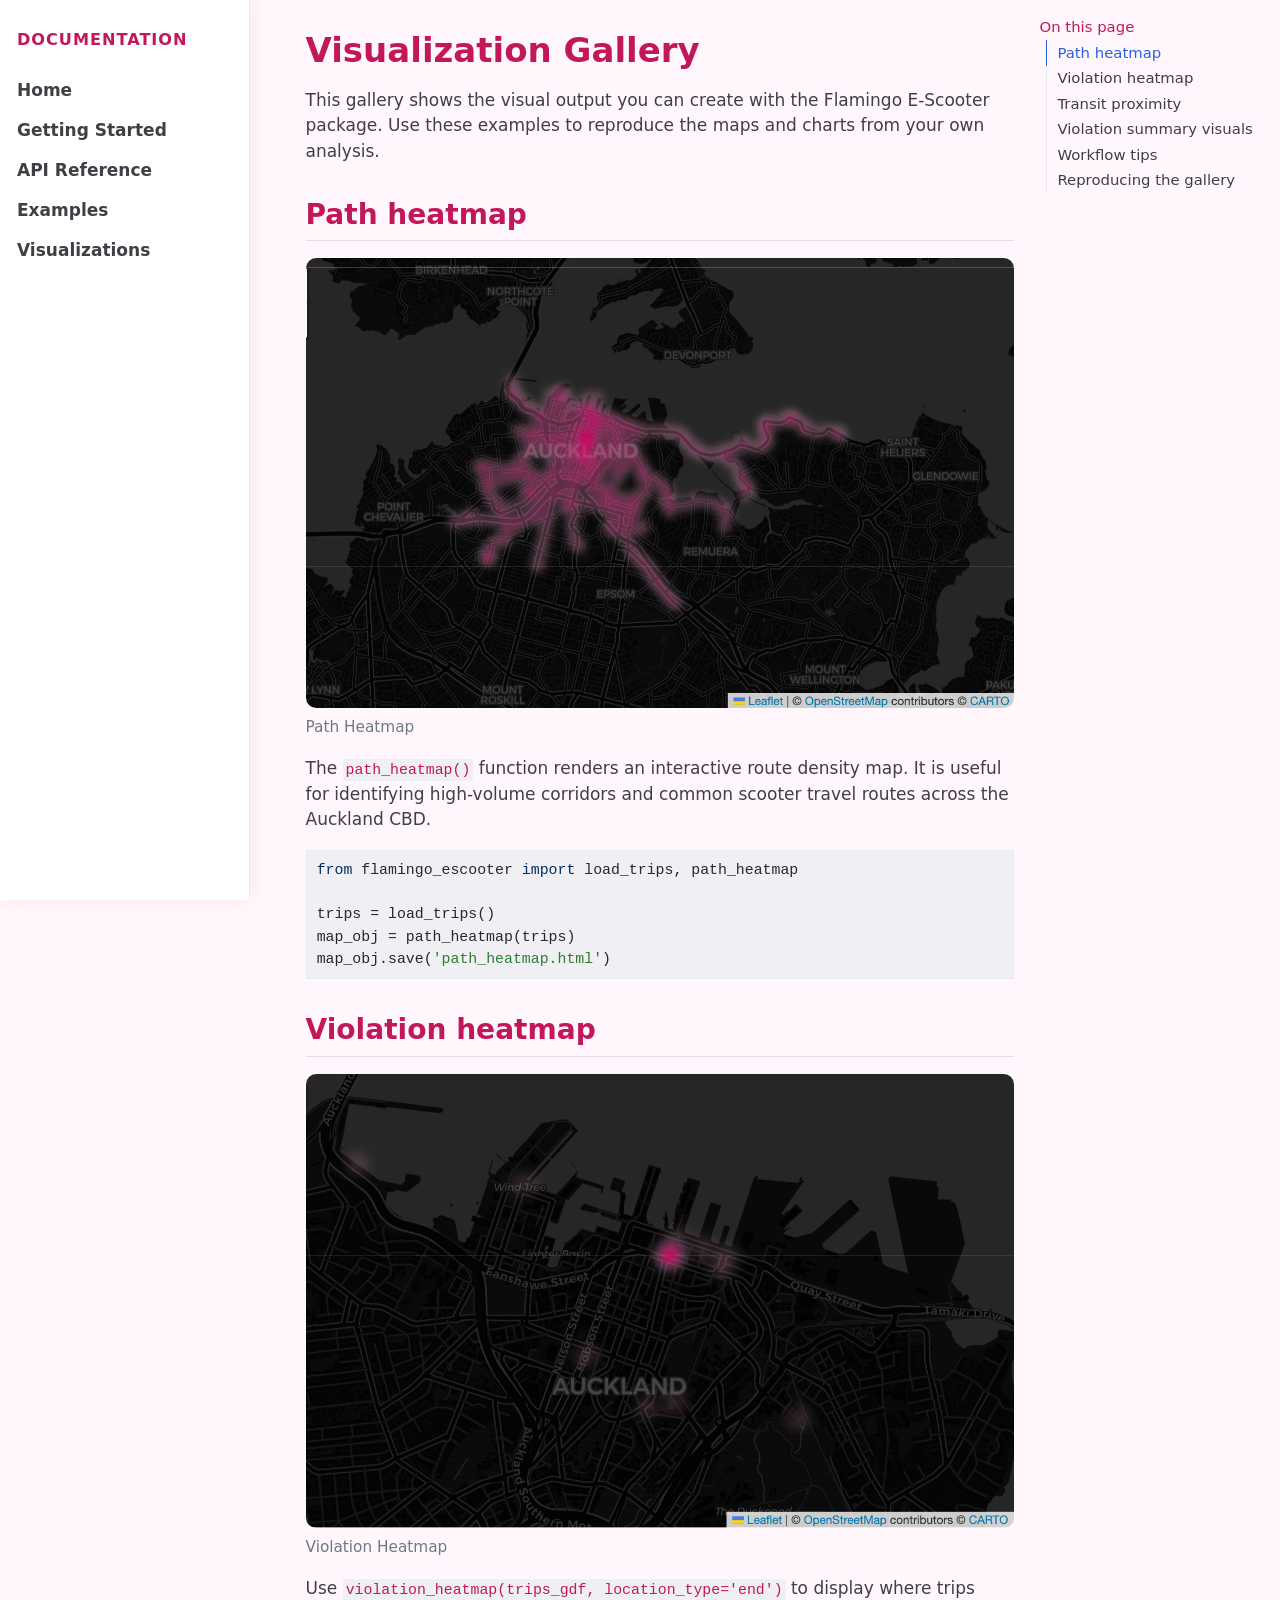
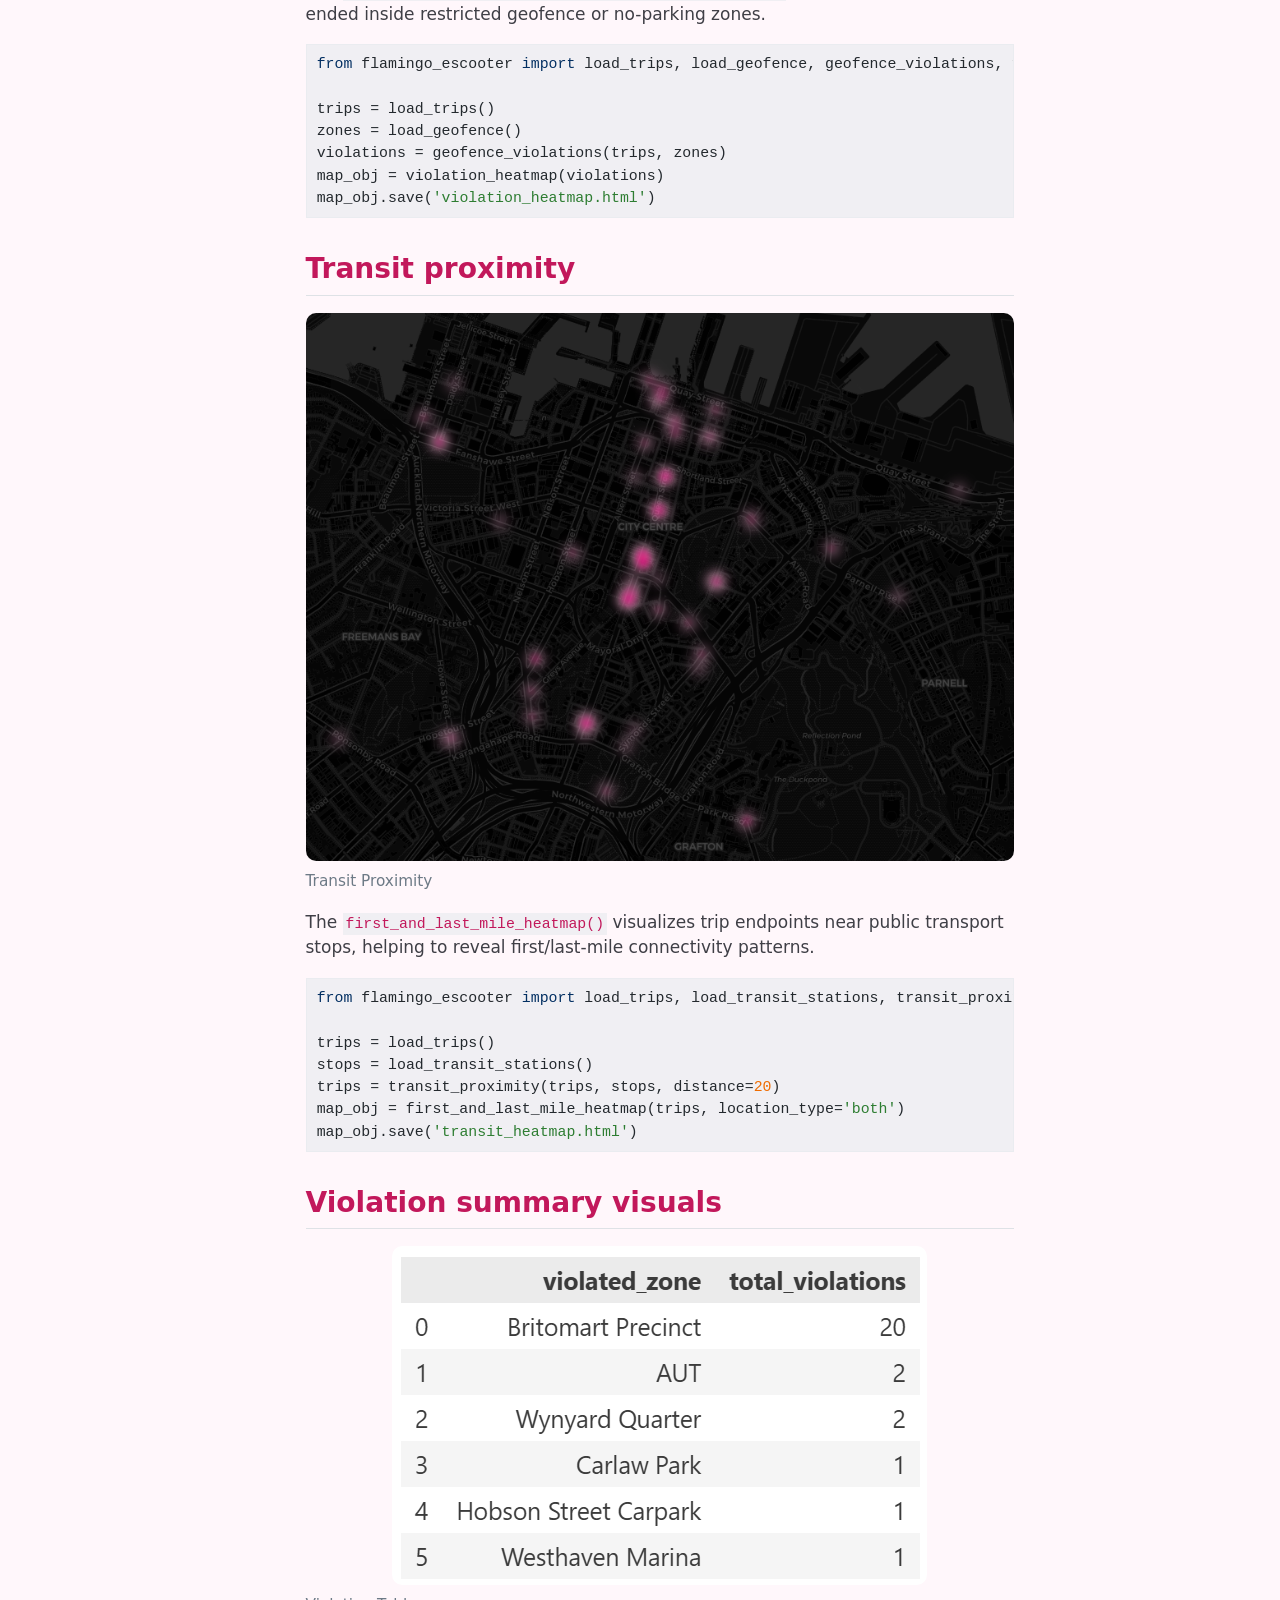
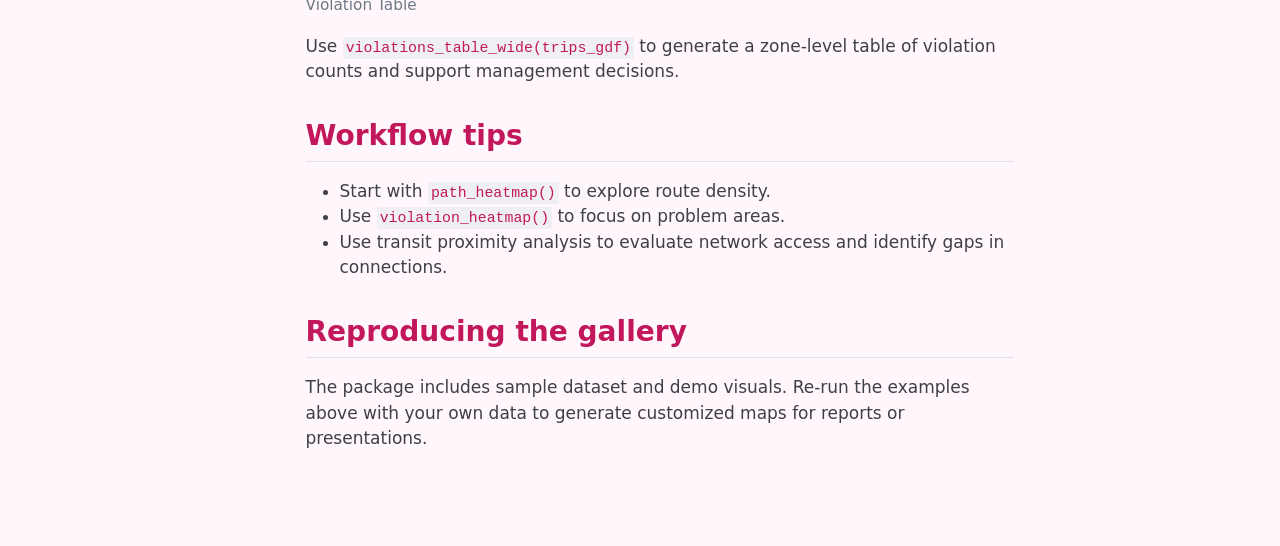
<file: docs/visualizations.html>
<!DOCTYPE html>
<html xmlns="http://www.w3.org/1999/xhtml" lang="en" xml:lang="en"><head>

<meta charset="utf-8">
<meta name="generator" content="quarto-1.9.27">

<meta name="viewport" content="width=device-width, initial-scale=1.0, user-scalable=yes">


<title>Visualization Gallery – Flamingo E-Scooter</title>
<style>
/* Default styles provided by pandoc.
** See https://pandoc.org/MANUAL.html#variables-for-html for config info.
*/
code{white-space: pre-wrap;}
span.smallcaps{font-variant: small-caps;}
div.columns{display: flex; gap: min(4vw, 1.5em);}
div.column{flex: auto; overflow-x: auto;}
div.hanging-indent{margin-left: 1.5em; text-indent: -1.5em;}
ul.task-list{list-style: none;}
ul.task-list li input[type="checkbox"] {
  width: 0.8em;
  margin: 0 0.8em 0.2em -1em; /* quarto-specific, see https://github.com/quarto-dev/quarto-cli/issues/4556 */ 
  vertical-align: middle;
}
/* CSS for syntax highlighting */
html { -webkit-text-size-adjust: 100%; }
pre > code.sourceCode { white-space: pre; position: relative; }
pre > code.sourceCode > span { display: inline-block; line-height: 1.25; }
pre > code.sourceCode > span:empty { height: 1.2em; }
.sourceCode { overflow: visible; }
code.sourceCode > span { color: inherit; text-decoration: inherit; }
div.sourceCode { margin: 1em 0; }
pre.sourceCode { margin: 0; }
@media screen {
div.sourceCode { overflow: auto; }
}
@media print {
pre > code.sourceCode { white-space: pre-wrap; }
pre > code.sourceCode > span { text-indent: -5em; padding-left: 5em; }
}
pre.numberSource code
  { counter-reset: source-line 0; }
pre.numberSource code > span
  { position: relative; left: -4em; counter-increment: source-line; }
pre.numberSource code > span > a:first-child::before
  { content: counter(source-line);
    position: relative; left: -1em; text-align: right; vertical-align: baseline;
    border: none; display: inline-block;
    -webkit-touch-callout: none; -webkit-user-select: none;
    -khtml-user-select: none; -moz-user-select: none;
    -ms-user-select: none; user-select: none;
    padding: 0 4px; width: 4em;
  }
pre.numberSource { margin-left: 3em;  padding-left: 4px; }
div.sourceCode
  {   }
@media screen {
pre > code.sourceCode > span > a:first-child::before { text-decoration: underline; }
}
</style>


<script src="site_libs/quarto-nav/quarto-nav.js"></script>
<script src="site_libs/clipboard/clipboard.min.js"></script>
<script src="site_libs/quarto-search/autocomplete.umd.js"></script>
<script src="site_libs/quarto-search/fuse.min.js"></script>
<script src="site_libs/quarto-search/quarto-search.js"></script>
<meta name="quarto:offset" content="./">
<script src="site_libs/quarto-html/quarto.js" type="module"></script>
<script src="site_libs/quarto-html/tabsets/tabsets.js" type="module"></script>
<script src="site_libs/quarto-html/popper.min.js"></script>
<script src="site_libs/quarto-html/tippy.umd.min.js"></script>
<script src="site_libs/quarto-html/anchor.min.js"></script>
<link href="site_libs/quarto-html/tippy.css" rel="stylesheet">
<link href="site_libs/quarto-html/quarto-syntax-highlighting-67e1af7abdb15bd5a2919d83736f6706.css" rel="stylesheet" id="quarto-text-highlighting-styles">
<script src="site_libs/bootstrap/bootstrap.min.js"></script>
<link href="site_libs/bootstrap/bootstrap-icons.css" rel="stylesheet">
<link href="site_libs/bootstrap/bootstrap-09bcd2438ddda8166a810b4ec224e0a2.min.css" rel="stylesheet" append-hash="true" id="quarto-bootstrap" data-mode="light">
<script id="quarto-search-options" type="application/json">{
  "location": "sidebar",
  "copy-button": false,
  "collapse-after": 3,
  "panel-placement": "start",
  "type": "textbox",
  "limit": 50,
  "keyboard-shortcut": [
    "f",
    "/",
    "s"
  ],
  "show-item-context": false,
  "language": {
    "search-no-results-text": "No results",
    "search-matching-documents-text": "matching documents",
    "search-copy-link-title": "Copy link to search",
    "search-hide-matches-text": "Hide additional matches",
    "search-more-match-text": "more match in this document",
    "search-more-matches-text": "more matches in this document",
    "search-clear-button-title": "Clear",
    "search-text-placeholder": "",
    "search-detached-cancel-button-title": "Cancel",
    "search-submit-button-title": "Submit",
    "search-label": "Search"
  }
}</script>


<link rel="stylesheet" href="styles.css">
</head>

<body class="quarto-light">

<div id="quarto-search-results"></div>
<!-- content -->
<div id="quarto-content" class="quarto-container page-columns page-rows-contents page-layout-full">
<!-- sidebar -->
<!-- margin-sidebar -->
    <div id="quarto-margin-sidebar" class="sidebar margin-sidebar">
        <nav id="TOC" role="doc-toc" class="toc-active">
    <h2 id="toc-title">On this page</h2>
   
  <ul class="collapse">
  <li><a href="#path-heatmap" id="toc-path-heatmap" class="nav-link active" data-scroll-target="#path-heatmap">Path heatmap</a></li>
  <li><a href="#violation-heatmap" id="toc-violation-heatmap" class="nav-link" data-scroll-target="#violation-heatmap">Violation heatmap</a></li>
  <li><a href="#transit-proximity" id="toc-transit-proximity" class="nav-link" data-scroll-target="#transit-proximity">Transit proximity</a></li>
  <li><a href="#violation-summary-visuals" id="toc-violation-summary-visuals" class="nav-link" data-scroll-target="#violation-summary-visuals">Violation summary visuals</a></li>
  <li><a href="#workflow-tips" id="toc-workflow-tips" class="nav-link" data-scroll-target="#workflow-tips">Workflow tips</a></li>
  <li><a href="#reproducing-the-gallery" id="toc-reproducing-the-gallery" class="nav-link" data-scroll-target="#reproducing-the-gallery">Reproducing the gallery</a></li>
  </ul>
</nav>
    </div>
<!-- main -->
<main class="content column-page-left" id="quarto-document-content">
<div id="site-sidebar" class="site-sidebar">
  <div class="sidebar-inner">
    <div class="sidebar-title">Documentation</div>
    <nav aria-label="Site navigation">
      <ul>
        <li><a href="index.html">Home</a></li>
        <li><a href="getting-started.html">Getting Started</a></li>
        <li><a href="api-reference.html">API Reference</a></li>
        <li><a href="examples.html">Examples</a></li>
        <li><a href="visualizations.html">Visualizations</a></li>
      </ul>
    </nav>
  </div>
</div>

<header id="title-block-header" class="quarto-title-block default">
<div class="quarto-title">
<h1 class="title">Visualization Gallery</h1>
</div>



<div class="quarto-title-meta column-page-left">

    
  
    
  </div>
  


</header>


<p>This gallery shows the visual output you can create with the Flamingo E-Scooter package. Use these examples to reproduce the maps and charts from your own analysis.</p>
<section id="path-heatmap" class="level2">
<h2 class="anchored" data-anchor-id="path-heatmap">Path heatmap</h2>
<div class="quarto-figure quarto-figure-center">
<figure class="figure">
<p><img src="path_heatmap.png" class="img-fluid figure-img"></p>
<figcaption>Path Heatmap</figcaption>
</figure>
</div>
<p>The <code>path_heatmap()</code> function renders an interactive route density map. It is useful for identifying high-volume corridors and common scooter travel routes across the Auckland CBD.</p>
<div class="code-copy-outer-scaffold"><div class="sourceCode" id="cb1"><pre class="sourceCode python code-with-copy"><code class="sourceCode python"><span id="cb1-1"><a href="#cb1-1" aria-hidden="true" tabindex="-1"></a><span class="im">from</span> flamingo_escooter <span class="im">import</span> load_trips, path_heatmap</span>
<span id="cb1-2"><a href="#cb1-2" aria-hidden="true" tabindex="-1"></a></span>
<span id="cb1-3"><a href="#cb1-3" aria-hidden="true" tabindex="-1"></a>trips <span class="op">=</span> load_trips()</span>
<span id="cb1-4"><a href="#cb1-4" aria-hidden="true" tabindex="-1"></a>map_obj <span class="op">=</span> path_heatmap(trips)</span>
<span id="cb1-5"><a href="#cb1-5" aria-hidden="true" tabindex="-1"></a>map_obj.save(<span class="st">'path_heatmap.html'</span>)</span></code></pre></div><button title="Copy to Clipboard" class="code-copy-button"><i class="bi"></i></button></div>
</section>
<section id="violation-heatmap" class="level2">
<h2 class="anchored" data-anchor-id="violation-heatmap">Violation heatmap</h2>
<div class="quarto-figure quarto-figure-center">
<figure class="figure">
<p><img src="violation_heatmap.png" class="img-fluid figure-img"></p>
<figcaption>Violation Heatmap</figcaption>
</figure>
</div>
<p>Use <code>violation_heatmap(trips_gdf, location_type='end')</code> to display where trips ended inside restricted geofence or no-parking zones.</p>
<div class="code-copy-outer-scaffold"><div class="sourceCode" id="cb2"><pre class="sourceCode python code-with-copy"><code class="sourceCode python"><span id="cb2-1"><a href="#cb2-1" aria-hidden="true" tabindex="-1"></a><span class="im">from</span> flamingo_escooter <span class="im">import</span> load_trips, load_geofence, geofence_violations, violation_heatmap</span>
<span id="cb2-2"><a href="#cb2-2" aria-hidden="true" tabindex="-1"></a></span>
<span id="cb2-3"><a href="#cb2-3" aria-hidden="true" tabindex="-1"></a>trips <span class="op">=</span> load_trips()</span>
<span id="cb2-4"><a href="#cb2-4" aria-hidden="true" tabindex="-1"></a>zones <span class="op">=</span> load_geofence()</span>
<span id="cb2-5"><a href="#cb2-5" aria-hidden="true" tabindex="-1"></a>violations <span class="op">=</span> geofence_violations(trips, zones)</span>
<span id="cb2-6"><a href="#cb2-6" aria-hidden="true" tabindex="-1"></a>map_obj <span class="op">=</span> violation_heatmap(violations)</span>
<span id="cb2-7"><a href="#cb2-7" aria-hidden="true" tabindex="-1"></a>map_obj.save(<span class="st">'violation_heatmap.html'</span>)</span></code></pre></div><button title="Copy to Clipboard" class="code-copy-button"><i class="bi"></i></button></div>
</section>
<section id="transit-proximity" class="level2">
<h2 class="anchored" data-anchor-id="transit-proximity">Transit proximity</h2>
<div class="quarto-figure quarto-figure-center">
<figure class="figure">
<p><img src="transit_heatmap.png" class="img-fluid figure-img"></p>
<figcaption>Transit Proximity</figcaption>
</figure>
</div>
<p>The <code>first_and_last_mile_heatmap()</code> visualizes trip endpoints near public transport stops, helping to reveal first/last-mile connectivity patterns.</p>
<div class="code-copy-outer-scaffold"><div class="sourceCode" id="cb3"><pre class="sourceCode python code-with-copy"><code class="sourceCode python"><span id="cb3-1"><a href="#cb3-1" aria-hidden="true" tabindex="-1"></a><span class="im">from</span> flamingo_escooter <span class="im">import</span> load_trips, load_transit_stations, transit_proximity, first_and_last_mile_heatmap</span>
<span id="cb3-2"><a href="#cb3-2" aria-hidden="true" tabindex="-1"></a></span>
<span id="cb3-3"><a href="#cb3-3" aria-hidden="true" tabindex="-1"></a>trips <span class="op">=</span> load_trips()</span>
<span id="cb3-4"><a href="#cb3-4" aria-hidden="true" tabindex="-1"></a>stops <span class="op">=</span> load_transit_stations()</span>
<span id="cb3-5"><a href="#cb3-5" aria-hidden="true" tabindex="-1"></a>trips <span class="op">=</span> transit_proximity(trips, stops, distance<span class="op">=</span><span class="dv">20</span>)</span>
<span id="cb3-6"><a href="#cb3-6" aria-hidden="true" tabindex="-1"></a>map_obj <span class="op">=</span> first_and_last_mile_heatmap(trips, location_type<span class="op">=</span><span class="st">'both'</span>)</span>
<span id="cb3-7"><a href="#cb3-7" aria-hidden="true" tabindex="-1"></a>map_obj.save(<span class="st">'transit_heatmap.html'</span>)</span></code></pre></div><button title="Copy to Clipboard" class="code-copy-button"><i class="bi"></i></button></div>
</section>
<section id="violation-summary-visuals" class="level2">
<h2 class="anchored" data-anchor-id="violation-summary-visuals">Violation summary visuals</h2>
<div class="quarto-figure quarto-figure-center">
<figure class="figure">
<p><img src="violation_table.png" class="img-fluid figure-img"></p>
<figcaption>Violation Table</figcaption>
</figure>
</div>
<p>Use <code>violations_table_wide(trips_gdf)</code> to generate a zone-level table of violation counts and support management decisions.</p>
</section>
<section id="workflow-tips" class="level2">
<h2 class="anchored" data-anchor-id="workflow-tips">Workflow tips</h2>
<ul>
<li>Start with <code>path_heatmap()</code> to explore route density.</li>
<li>Use <code>violation_heatmap()</code> to focus on problem areas.</li>
<li>Use transit proximity analysis to evaluate network access and identify gaps in connections.</li>
</ul>
</section>
<section id="reproducing-the-gallery" class="level2">
<h2 class="anchored" data-anchor-id="reproducing-the-gallery">Reproducing the gallery</h2>
<p>The package includes sample dataset and demo visuals. Re-run the examples above with your own data to generate customized maps for reports or presentations.</p>


</section>

</main> <!-- /main -->
<script id="quarto-html-after-body" type="application/javascript">
  window.document.addEventListener("DOMContentLoaded", function (event) {
    const icon = "";
    const anchorJS = new window.AnchorJS();
    anchorJS.options = {
      placement: 'right',
      icon: icon
    };
    anchorJS.add('.anchored');
    const isCodeAnnotation = (el) => {
      for (const clz of el.classList) {
        if (clz.startsWith('code-annotation-')) {                     
          return true;
        }
      }
      return false;
    }
    const onCopySuccess = function(e) {
      // button target
      const button = e.trigger;
      // don't keep focus
      button.blur();
      // flash "checked"
      button.classList.add('code-copy-button-checked');
      var currentTitle = button.getAttribute("title");
      button.setAttribute("title", "Copied!");
      let tooltip;
      if (window.bootstrap) {
        button.setAttribute("data-bs-toggle", "tooltip");
        button.setAttribute("data-bs-placement", "left");
        button.setAttribute("data-bs-title", "Copied!");
        tooltip = new bootstrap.Tooltip(button, 
          { trigger: "manual", 
            customClass: "code-copy-button-tooltip",
            offset: [0, -8]});
        tooltip.show();    
      }
      setTimeout(function() {
        if (tooltip) {
          tooltip.hide();
          button.removeAttribute("data-bs-title");
          button.removeAttribute("data-bs-toggle");
          button.removeAttribute("data-bs-placement");
        }
        button.setAttribute("title", currentTitle);
        button.classList.remove('code-copy-button-checked');
      }, 1000);
      // clear code selection
      e.clearSelection();
    }
    const getTextToCopy = function(trigger) {
      const outerScaffold = trigger.parentElement.cloneNode(true);
      const codeEl = outerScaffold.querySelector('code');
      for (const childEl of codeEl.children) {
        if (isCodeAnnotation(childEl)) {
          childEl.remove();
        }
      }
      return codeEl.innerText;
    }
    const clipboard = new window.ClipboardJS('.code-copy-button:not([data-in-quarto-modal])', {
      text: getTextToCopy
    });
    clipboard.on('success', onCopySuccess);
    if (window.document.getElementById('quarto-embedded-source-code-modal')) {
      const clipboardModal = new window.ClipboardJS('.code-copy-button[data-in-quarto-modal]', {
        text: getTextToCopy,
        container: window.document.getElementById('quarto-embedded-source-code-modal')
      });
      clipboardModal.on('success', onCopySuccess);
    }
      var localhostRegex = new RegExp(/^(?:http|https):\/\/localhost\:?[0-9]*\//);
      var mailtoRegex = new RegExp(/^mailto:/);
        var filterRegex = new RegExp('/' + window.location.host + '/');
      var isInternal = (href) => {
          return filterRegex.test(href) || localhostRegex.test(href) || mailtoRegex.test(href);
      }
      // Inspect non-navigation links and adorn them if external
     var links = window.document.querySelectorAll('a[href]:not(.nav-link):not(.navbar-brand):not(.toc-action):not(.sidebar-link):not(.sidebar-item-toggle):not(.pagination-link):not(.no-external):not([aria-hidden]):not(.dropdown-item):not(.quarto-navigation-tool):not(.about-link)');
      for (var i=0; i<links.length; i++) {
        const link = links[i];
        if (!isInternal(link.href)) {
          // undo the damage that might have been done by quarto-nav.js in the case of
          // links that we want to consider external
          if (link.dataset.originalHref !== undefined) {
            link.href = link.dataset.originalHref;
          }
        }
      }
    function tippyHover(el, contentFn, onTriggerFn, onUntriggerFn) {
      const config = {
        allowHTML: true,
        maxWidth: 500,
        delay: 100,
        arrow: false,
        appendTo: function(el) {
            return el.parentElement;
        },
        interactive: true,
        interactiveBorder: 10,
        theme: 'quarto',
        placement: 'bottom-start',
      };
      if (contentFn) {
        config.content = contentFn;
      }
      if (onTriggerFn) {
        config.onTrigger = onTriggerFn;
      }
      if (onUntriggerFn) {
        config.onUntrigger = onUntriggerFn;
      }
      window.tippy(el, config); 
    }
    const noterefs = window.document.querySelectorAll('a[role="doc-noteref"]');
    for (var i=0; i<noterefs.length; i++) {
      const ref = noterefs[i];
      tippyHover(ref, function() {
        // use id or data attribute instead here
        let href = ref.getAttribute('data-footnote-href') || ref.getAttribute('href');
        try { href = new URL(href).hash; } catch {}
        const id = href.replace(/^#\/?/, "");
        const note = window.document.getElementById(id);
        if (note) {
          return note.innerHTML;
        } else {
          return "";
        }
      });
    }
    const xrefs = window.document.querySelectorAll('a.quarto-xref');
    const processXRef = (id, note) => {
      // Strip column container classes
      const stripColumnClz = (el) => {
        el.classList.remove("page-full", "page-columns");
        if (el.children) {
          for (const child of el.children) {
            stripColumnClz(child);
          }
        }
      }
      stripColumnClz(note)
      if (id === null || id.startsWith('sec-')) {
        // Special case sections, only their first couple elements
        const container = document.createElement("div");
        if (note.children && note.children.length > 2) {
          container.appendChild(note.children[0].cloneNode(true));
          for (let i = 1; i < note.children.length; i++) {
            const child = note.children[i];
            if (child.tagName === "P" && child.innerText === "") {
              continue;
            } else {
              container.appendChild(child.cloneNode(true));
              break;
            }
          }
          if (window.Quarto?.typesetMath) {
            window.Quarto.typesetMath(container);
          }
          return container.innerHTML
        } else {
          if (window.Quarto?.typesetMath) {
            window.Quarto.typesetMath(note);
          }
          return note.innerHTML;
        }
      } else {
        // Remove any anchor links if they are present
        const anchorLink = note.querySelector('a.anchorjs-link');
        if (anchorLink) {
          anchorLink.remove();
        }
        if (window.Quarto?.typesetMath) {
          window.Quarto.typesetMath(note);
        }
        if (note.classList.contains("callout")) {
          return note.outerHTML;
        } else {
          return note.innerHTML;
        }
      }
    }
    for (var i=0; i<xrefs.length; i++) {
      const xref = xrefs[i];
      tippyHover(xref, undefined, function(instance) {
        instance.disable();
        let url = xref.getAttribute('href');
        let hash = undefined; 
        if (url.startsWith('#')) {
          hash = url;
        } else {
          try { hash = new URL(url).hash; } catch {}
        }
        if (hash) {
          const id = hash.replace(/^#\/?/, "");
          const note = window.document.getElementById(id);
          if (note !== null) {
            try {
              const html = processXRef(id, note.cloneNode(true));
              instance.setContent(html);
            } finally {
              instance.enable();
              instance.show();
            }
          } else {
            // See if we can fetch this
            fetch(url.split('#')[0])
            .then(res => res.text())
            .then(html => {
              const parser = new DOMParser();
              const htmlDoc = parser.parseFromString(html, "text/html");
              const note = htmlDoc.getElementById(id);
              if (note !== null) {
                const html = processXRef(id, note);
                instance.setContent(html);
              } 
            }).finally(() => {
              instance.enable();
              instance.show();
            });
          }
        } else {
          // See if we can fetch a full url (with no hash to target)
          // This is a special case and we should probably do some content thinning / targeting
          fetch(url)
          .then(res => res.text())
          .then(html => {
            const parser = new DOMParser();
            const htmlDoc = parser.parseFromString(html, "text/html");
            const note = htmlDoc.querySelector('main.content');
            if (note !== null) {
              // This should only happen for chapter cross references
              // (since there is no id in the URL)
              // remove the first header
              if (note.children.length > 0 && note.children[0].tagName === "HEADER") {
                note.children[0].remove();
              }
              const html = processXRef(null, note);
              instance.setContent(html);
            } 
          }).finally(() => {
            instance.enable();
            instance.show();
          });
        }
      }, function(instance) {
      });
    }
        let selectedAnnoteEl;
        const selectorForAnnotation = ( cell, annotation) => {
          let cellAttr = 'data-code-cell="' + cell + '"';
          let lineAttr = 'data-code-annotation="' +  annotation + '"';
          const selector = 'span[' + cellAttr + '][' + lineAttr + ']';
          return selector;
        }
        const selectCodeLines = (annoteEl) => {
          const doc = window.document;
          const targetCell = annoteEl.getAttribute("data-target-cell");
          const targetAnnotation = annoteEl.getAttribute("data-target-annotation");
          const annoteSpan = window.document.querySelector(selectorForAnnotation(targetCell, targetAnnotation));
          const lines = annoteSpan.getAttribute("data-code-lines").split(",");
          const lineIds = lines.map((line) => {
            return targetCell + "-" + line;
          })
          let top = null;
          let height = null;
          let parent = null;
          if (lineIds.length > 0) {
              //compute the position of the single el (top and bottom and make a div)
              const el = window.document.getElementById(lineIds[0]);
              top = el.offsetTop;
              height = el.offsetHeight;
              parent = el.parentElement.parentElement;
            if (lineIds.length > 1) {
              const lastEl = window.document.getElementById(lineIds[lineIds.length - 1]);
              const bottom = lastEl.offsetTop + lastEl.offsetHeight;
              height = bottom - top;
            }
            if (top !== null && height !== null && parent !== null) {
              // cook up a div (if necessary) and position it 
              let div = window.document.getElementById("code-annotation-line-highlight");
              if (div === null) {
                div = window.document.createElement("div");
                div.setAttribute("id", "code-annotation-line-highlight");
                div.style.position = 'absolute';
                parent.appendChild(div);
              }
              div.style.top = top - 2 + "px";
              div.style.height = height + 4 + "px";
              div.style.left = 0;
              let gutterDiv = window.document.getElementById("code-annotation-line-highlight-gutter");
              if (gutterDiv === null) {
                gutterDiv = window.document.createElement("div");
                gutterDiv.setAttribute("id", "code-annotation-line-highlight-gutter");
                gutterDiv.style.position = 'absolute';
                const codeCell = window.document.getElementById(targetCell);
                const gutter = codeCell.querySelector('.code-annotation-gutter');
                gutter.appendChild(gutterDiv);
              }
              gutterDiv.style.top = top - 2 + "px";
              gutterDiv.style.height = height + 4 + "px";
            }
            selectedAnnoteEl = annoteEl;
          }
        };
        const unselectCodeLines = () => {
          const elementsIds = ["code-annotation-line-highlight", "code-annotation-line-highlight-gutter"];
          elementsIds.forEach((elId) => {
            const div = window.document.getElementById(elId);
            if (div) {
              div.remove();
            }
          });
          selectedAnnoteEl = undefined;
        };
          // Handle positioning of the toggle
      window.addEventListener(
        "resize",
        throttle(() => {
          elRect = undefined;
          if (selectedAnnoteEl) {
            selectCodeLines(selectedAnnoteEl);
          }
        }, 10)
      );
      function throttle(fn, ms) {
      let throttle = false;
      let timer;
        return (...args) => {
          if(!throttle) { // first call gets through
              fn.apply(this, args);
              throttle = true;
          } else { // all the others get throttled
              if(timer) clearTimeout(timer); // cancel #2
              timer = setTimeout(() => {
                fn.apply(this, args);
                timer = throttle = false;
              }, ms);
          }
        };
      }
        // Attach click handler to the DT
        const annoteDls = window.document.querySelectorAll('dt[data-target-cell]');
        for (const annoteDlNode of annoteDls) {
          annoteDlNode.addEventListener('click', (event) => {
            const clickedEl = event.target;
            if (clickedEl !== selectedAnnoteEl) {
              unselectCodeLines();
              const activeEl = window.document.querySelector('dt[data-target-cell].code-annotation-active');
              if (activeEl) {
                activeEl.classList.remove('code-annotation-active');
              }
              selectCodeLines(clickedEl);
              clickedEl.classList.add('code-annotation-active');
            } else {
              // Unselect the line
              unselectCodeLines();
              clickedEl.classList.remove('code-annotation-active');
            }
          });
        }
    const findCites = (el) => {
      const parentEl = el.parentElement;
      if (parentEl) {
        const cites = parentEl.dataset.cites;
        if (cites) {
          return {
            el,
            cites: cites.split(' ')
          };
        } else {
          return findCites(el.parentElement)
        }
      } else {
        return undefined;
      }
    };
    var bibliorefs = window.document.querySelectorAll('a[role="doc-biblioref"]');
    for (var i=0; i<bibliorefs.length; i++) {
      const ref = bibliorefs[i];
      const citeInfo = findCites(ref);
      if (citeInfo) {
        tippyHover(citeInfo.el, function() {
          var popup = window.document.createElement('div');
          citeInfo.cites.forEach(function(cite) {
            var citeDiv = window.document.createElement('div');
            citeDiv.classList.add('hanging-indent');
            citeDiv.classList.add('csl-entry');
            var biblioDiv = window.document.getElementById('ref-' + cite);
            if (biblioDiv) {
              citeDiv.innerHTML = biblioDiv.innerHTML;
            }
            popup.appendChild(citeDiv);
          });
          return popup.innerHTML;
        });
      }
    }
  });
  </script>
</div> <!-- /content -->




</body></html>
</file>
<file: docs/site_libs/quarto-html/tippy.css>
.tippy-box[data-animation=fade][data-state=hidden]{opacity:0}[data-tippy-root]{max-width:calc(100vw - 10px)}.tippy-box{position:relative;background-color:#333;color:#fff;border-radius:4px;font-size:14px;line-height:1.4;white-space:normal;outline:0;transition-property:transform,visibility,opacity}.tippy-box[data-placement^=top]>.tippy-arrow{bottom:0}.tippy-box[data-placement^=top]>.tippy-arrow:before{bottom:-7px;left:0;border-width:8px 8px 0;border-top-color:initial;transform-origin:center top}.tippy-box[data-placement^=bottom]>.tippy-arrow{top:0}.tippy-box[data-placement^=bottom]>.tippy-arrow:before{top:-7px;left:0;border-width:0 8px 8px;border-bottom-color:initial;transform-origin:center bottom}.tippy-box[data-placement^=left]>.tippy-arrow{right:0}.tippy-box[data-placement^=left]>.tippy-arrow:before{border-width:8px 0 8px 8px;border-left-color:initial;right:-7px;transform-origin:center left}.tippy-box[data-placement^=right]>.tippy-arrow{left:0}.tippy-box[data-placement^=right]>.tippy-arrow:before{left:-7px;border-width:8px 8px 8px 0;border-right-color:initial;transform-origin:center right}.tippy-box[data-inertia][data-state=visible]{transition-timing-function:cubic-bezier(.54,1.5,.38,1.11)}.tippy-arrow{width:16px;height:16px;color:#333}.tippy-arrow:before{content:"";position:absolute;border-color:transparent;border-style:solid}.tippy-content{position:relative;padding:5px 9px;z-index:1}
</file>
<file: docs/site_libs/quarto-html/quarto-syntax-highlighting-1d541e707deb911ee702dcbe28eecf08.css>
/* quarto syntax highlight colors */
:root {
  --quarto-hl-al-color: #ff5555;
  --quarto-hl-an-color: #6a737d;
  --quarto-hl-at-color: #d73a49;
  --quarto-hl-bn-color: #005cc5;
  --quarto-hl-bu-color: #d73a49;
  --quarto-hl-ch-color: #032f62;
  --quarto-hl-co-color: #6a737d;
  --quarto-hl-cv-color: #6a737d;
  --quarto-hl-cn-color: #005cc5;
  --quarto-hl-cf-color: #d73a49;
  --quarto-hl-dt-color: #d73a49;
  --quarto-hl-dv-color: #005cc5;
  --quarto-hl-do-color: #6a737d;
  --quarto-hl-er-color: #ff5555;
  --quarto-hl-ex-color: #d73a49;
  --quarto-hl-fl-color: #005cc5;
  --quarto-hl-fu-color: #6f42c1;
  --quarto-hl-im-color: #032f62;
  --quarto-hl-in-color: #6a737d;
  --quarto-hl-kw-color: #d73a49;
  --quarto-hl-op-color: #24292e;
  --quarto-hl-pp-color: #d73a49;
  --quarto-hl-re-color: #6a737d;
  --quarto-hl-sc-color: #005cc5;
  --quarto-hl-ss-color: #032f62;
  --quarto-hl-st-color: #032f62;
  --quarto-hl-va-color: #e36209;
  --quarto-hl-vs-color: #032f62;
  --quarto-hl-wa-color: #ff5555;
}

/* other quarto variables */
:root {
  --quarto-font-monospace: SFMono-Regular, Menlo, Monaco, Consolas, "Liberation Mono", "Courier New", monospace;
}

/* syntax highlight based on Pandoc's rules */
pre > code.sourceCode > span {
  color: #24292e;
}

code.sourceCode > span {
  color: #24292e;
}

div.sourceCode,
div.sourceCode pre.sourceCode {
  color: #24292e;
}

/* Normal */
code span {
  color: #24292e;
}

/* Alert */
code span.al {
  font-weight: bold;
  color: #ff5555;
}

/* Annotation */
code span.an {
  color: #6a737d;
}

/* Attribute */
code span.at {
  color: #d73a49;
}

/* BaseN */
code span.bn {
  color: #005cc5;
}

/* BuiltIn */
code span.bu {
  color: #d73a49;
}

/* ControlFlow */
code span.cf {
  color: #d73a49;
}

/* Char */
code span.ch {
  color: #032f62;
}

/* Constant */
code span.cn {
  color: #005cc5;
}

/* Comment */
code span.co {
  color: #6a737d;
}

/* CommentVar */
code span.cv {
  color: #6a737d;
}

/* Documentation */
code span.do {
  color: #6a737d;
}

/* DataType */
code span.dt {
  color: #d73a49;
}

/* DecVal */
code span.dv {
  color: #005cc5;
}

/* Error */
code span.er {
  color: #ff5555;
  text-decoration: underline;
}

/* Extension */
code span.ex {
  font-weight: bold;
  color: #d73a49;
}

/* Float */
code span.fl {
  color: #005cc5;
}

/* Function */
code span.fu {
  color: #6f42c1;
}

/* Import */
code span.im {
  color: #032f62;
}

/* Information */
code span.in {
  color: #6a737d;
}

/* Keyword */
code span.kw {
  color: #d73a49;
}

/* Operator */
code span.op {
  color: #24292e;
}

/* Preprocessor */
code span.pp {
  color: #d73a49;
}

/* RegionMarker */
code span.re {
  color: #6a737d;
}

/* SpecialChar */
code span.sc {
  color: #005cc5;
}

/* SpecialString */
code span.ss {
  color: #032f62;
}

/* String */
code span.st {
  color: #032f62;
}

/* Variable */
code span.va {
  color: #e36209;
}

/* VerbatimString */
code span.vs {
  color: #032f62;
}

/* Warning */
code span.wa {
  color: #ff5555;
}

.prevent-inlining {
  content: "</";
}

/*# sourceMappingURL=2031ef7bbbc44f290add1ac59a2356b1.css.map */
</file>
<file: docs/styles.css>
body {
  background: #fff7fb;
  color: #3f3f46;
  font-family: Inter, system-ui, -apple-system, BlinkMacSystemFont, "Segoe UI", sans-serif;
}

.quarto-page {
  max-width: 1100px;
  margin: 0 auto;
}

h1, h2, h3, h4 {
  color: #c2185b;
}

a {
  color: #e60073;
}

a:hover {
  color: #b30059;
}

pre, code {
  font-family: ui-monospace, SFMono-Regular, Menlo, Monaco, Consolas,
    "Liberation Mono", "Courier New", monospace;
}

pre {
  background: rgba(230, 0, 115, 0.06);
  border-radius: 0.6rem;
  padding: 1rem;
}

blockquote {
  border-left: 4px solid #e60073;
  background: rgba(230, 0, 115, 0.08);
  padding: 1rem 1.25rem;
}

img {
  max-width: 100%;
  border-radius: 0.6rem;
}

#site-sidebar {
  position: fixed;
  top: 0;
  left: 0;
  height: 100vh;
  width: 250px;
  z-index: 1000;
  background: #ffffff;
  border-right: 1px solid rgba(230, 0, 115, 0.12);
  box-shadow: 2px 0 20px rgba(230, 0, 115, 0.08);
  padding: 1.25rem 1rem;
}

.sidebar-inner {
  display: flex;
  flex-direction: column;
  gap: 1rem;
}

.sidebar-title {
  font-size: 0.95rem;
  font-weight: 700;
  letter-spacing: 0.06em;
  text-transform: uppercase;
  color: #c2185b;
}

#site-sidebar nav ul {
  list-style: none;
  padding: 0;
  margin: 0;
}

#site-sidebar nav li {
  margin-bottom: 0.85rem;
}

#site-sidebar nav a {
  display: block;
  color: #3f3f46;
  text-decoration: none;
  font-weight: 600;
  transition: color 0.2s ease;
}

#site-sidebar nav a:hover,
#site-sidebar nav a:focus {
  color: #e60073;
}

#site-sidebar nav a.active,
#site-sidebar nav a.current {
  color: #e60073;
}

#quarto-content {
  margin-left: 280px;
}

@media (max-width: 1100px) {
  #site-sidebar {
    display: none;
  }

  #quarto-content {
    margin-left: 0;
  }
}

.navbar {
  backdrop-filter: blur(14px);
}

.navbar .nav-link,
.navbar .navbar-brand {
  color: #3f3f46;
}

.navbar .nav-link:hover {
  color: #e60073;
}

/* Inline code */
code {
  color: #c2185b;
}

/* Code blocks background */
pre {
  background: #fff0f7;
  border: 1px solid #ffd6eb;
}

/* Python keywords */
.kw {
  color: #e60073 !important;
  font-weight: 600;
}

/* Function names */
.fu {
  color: #c2185b !important;
}

/* Strings */
.st {
  color: #2e7d32 !important;
}

/* Numbers */
.dv,
.fl {
  color: #ef6c00 !important;
}
</file>
<file: docs/site_libs/quarto-html/quarto-syntax-highlighting-67e1af7abdb15bd5a2919d83736f6706.css>
/* quarto syntax highlight colors */
:root {
  --quarto-hl-al-color: #ff5555;
  --quarto-hl-an-color: #6a737d;
  --quarto-hl-at-color: #d73a49;
  --quarto-hl-bn-color: #005cc5;
  --quarto-hl-bu-color: #d73a49;
  --quarto-hl-ch-color: #032f62;
  --quarto-hl-co-color: #6a737d;
  --quarto-hl-cv-color: #6a737d;
  --quarto-hl-cn-color: #005cc5;
  --quarto-hl-cf-color: #d73a49;
  --quarto-hl-dt-color: #d73a49;
  --quarto-hl-dv-color: #005cc5;
  --quarto-hl-do-color: #6a737d;
  --quarto-hl-er-color: #ff5555;
  --quarto-hl-ex-color: #d73a49;
  --quarto-hl-fl-color: #005cc5;
  --quarto-hl-fu-color: #6f42c1;
  --quarto-hl-im-color: #032f62;
  --quarto-hl-in-color: #6a737d;
  --quarto-hl-kw-color: #d73a49;
  --quarto-hl-op-color: #24292e;
  --quarto-hl-pp-color: #d73a49;
  --quarto-hl-re-color: #6a737d;
  --quarto-hl-sc-color: #005cc5;
  --quarto-hl-ss-color: #032f62;
  --quarto-hl-st-color: #032f62;
  --quarto-hl-va-color: #e36209;
  --quarto-hl-vs-color: #032f62;
  --quarto-hl-wa-color: #ff5555;
}

/* other quarto variables */
:root {
  --quarto-font-monospace: SFMono-Regular, Menlo, Monaco, Consolas, "Liberation Mono", "Courier New", monospace;
}

/* syntax highlight based on Pandoc's rules */
pre > code.sourceCode > span {
  color: #24292e;
}

code.sourceCode > span {
  color: #24292e;
}

div.sourceCode,
div.sourceCode pre.sourceCode {
  color: #24292e;
}

/* Normal */
code span {
  color: #24292e;
}

/* Alert */
code span.al {
  font-weight: bold;
  color: #ff5555;
}

/* Annotation */
code span.an {
  color: #6a737d;
}

/* Attribute */
code span.at {
  color: #d73a49;
}

/* BaseN */
code span.bn {
  color: #005cc5;
}

/* BuiltIn */
code span.bu {
  color: #d73a49;
}

/* ControlFlow */
code span.cf {
  color: #d73a49;
}

/* Char */
code span.ch {
  color: #032f62;
}

/* Constant */
code span.cn {
  color: #005cc5;
}

/* Comment */
code span.co {
  color: #6a737d;
}

/* CommentVar */
code span.cv {
  color: #6a737d;
}

/* Documentation */
code span.do {
  color: #6a737d;
}

/* DataType */
code span.dt {
  color: #d73a49;
}

/* DecVal */
code span.dv {
  color: #005cc5;
}

/* Error */
code span.er {
  color: #ff5555;
  text-decoration: underline;
}

/* Extension */
code span.ex {
  font-weight: bold;
  color: #d73a49;
}

/* Float */
code span.fl {
  color: #005cc5;
}

/* Function */
code span.fu {
  color: #6f42c1;
}

/* Import */
code span.im {
  color: #032f62;
}

/* Information */
code span.in {
  color: #6a737d;
}

/* Keyword */
code span.kw {
  color: #d73a49;
}

/* Operator */
code span.op {
  color: #24292e;
}

/* Preprocessor */
code span.pp {
  color: #d73a49;
}

/* RegionMarker */
code span.re {
  color: #6a737d;
}

/* SpecialChar */
code span.sc {
  color: #005cc5;
}

/* SpecialString */
code span.ss {
  color: #032f62;
}

/* String */
code span.st {
  color: #032f62;
}

/* Variable */
code span.va {
  color: #e36209;
}

/* VerbatimString */
code span.vs {
  color: #032f62;
}

/* Warning */
code span.wa {
  color: #ff5555;
}

.prevent-inlining {
  content: "</";
}

/*# sourceMappingURL=3465d8a2a693e21dedde821426afcd97.css.map */
</file>
